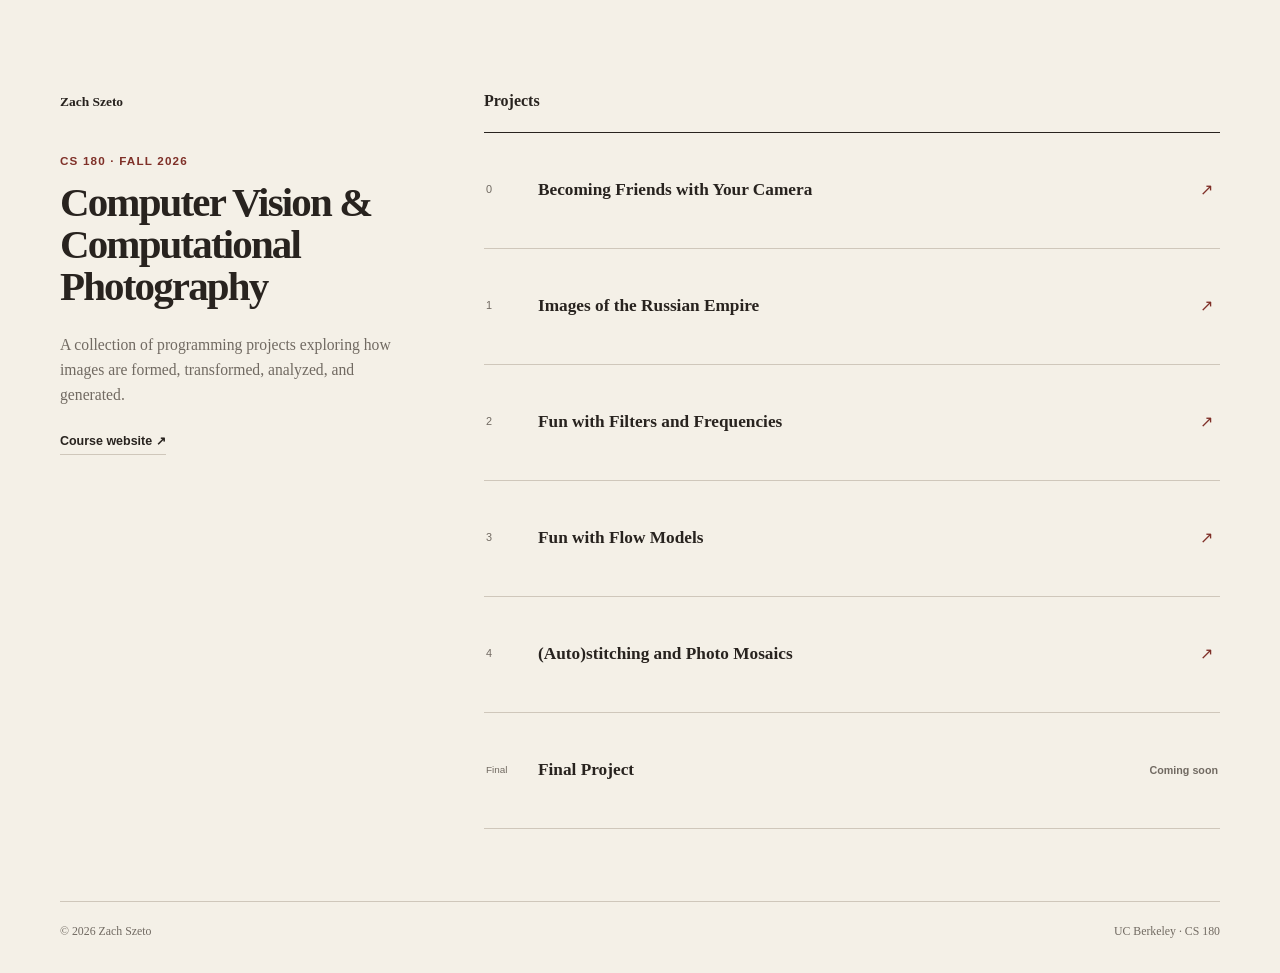
<file: index.html>
<!doctype html>
<html lang="en">
  <head>
    <meta charset="utf-8">
    <meta name="viewport" content="width=device-width, initial-scale=1">
    <meta name="description" content="Zach Szeto's CS 180 computer vision portfolio at UC Berkeley.">
    <meta name="theme-color" content="#f4f0e7">
    <meta property="og:title" content="CS 180 · Zach Szeto">
    <meta property="og:description" content="Programming projects in computer vision and computational photography.">
    <meta property="og:type" content="website">
    <title>CS 180 · Zach Szeto</title>
    <link rel="stylesheet" href="./css/styles.css">
  </head>
  <body>
    <main class="page">
      <header class="intro">
        <a class="name" href="https://zszeto.github.io">Zach Szeto</a>
        <p class="course-code">CS 180 · Fall 2026</p>
        <h1>Computer Vision &amp; Computational Photography</h1>
        <p class="summary">A collection of programming projects exploring how images are formed, transformed, analyzed, and generated.</p>
        <a class="course-link" href="https://cal-cs180.github.io/fa26/" target="_blank" rel="noopener noreferrer">Course website <span aria-hidden="true">↗</span></a>
      </header>

      <section class="projects" aria-labelledby="projects-title">
        <div class="section-heading">
          <h2 id="projects-title">Projects</h2>
        </div>

        <ol class="project-list">
          <li>
            <a class="project" href="./project0/">
              <span class="number">0</span>
              <span class="project-copy"><strong>Becoming Friends with Your Camera</strong></span>
              <span class="arrow" aria-hidden="true">↗</span>
            </a>
          </li>
          <li>
            <a class="project" href="./project1/">
              <span class="number">1</span>
              <span class="project-copy"><strong>Images of the Russian Empire</strong></span>
              <span class="arrow" aria-hidden="true">↗</span>
            </a>
          </li>
          <li>
            <a class="project" href="./project2/">
              <span class="number">2</span>
              <span class="project-copy"><strong>Fun with Filters and Frequencies</strong></span>
              <span class="arrow" aria-hidden="true">↗</span>
            </a>
          </li>
          <li>
            <a class="project" href="./project3/">
              <span class="number">3</span>
              <span class="project-copy"><strong>Fun with Flow Models</strong></span>
              <span class="arrow" aria-hidden="true">↗</span>
            </a>
          </li>
          <li>
            <a class="project" href="./project4/">
              <span class="number">4</span>
              <span class="project-copy"><strong>(Auto)stitching and Photo Mosaics</strong></span>
              <span class="arrow" aria-hidden="true">↗</span>
            </a>
          </li>
          <li>
            <div class="project upcoming">
              <span class="number final-number">Final</span>
              <span class="project-copy"><strong>Final Project</strong></span>
              <span class="status">Coming soon</span>
            </div>
          </li>
        </ol>
      </section>

      <footer>
        <span>© 2026 Zach Szeto</span>
        <span>UC Berkeley · CS 180</span>
      </footer>
    </main>
  </body>
</html>
</file>
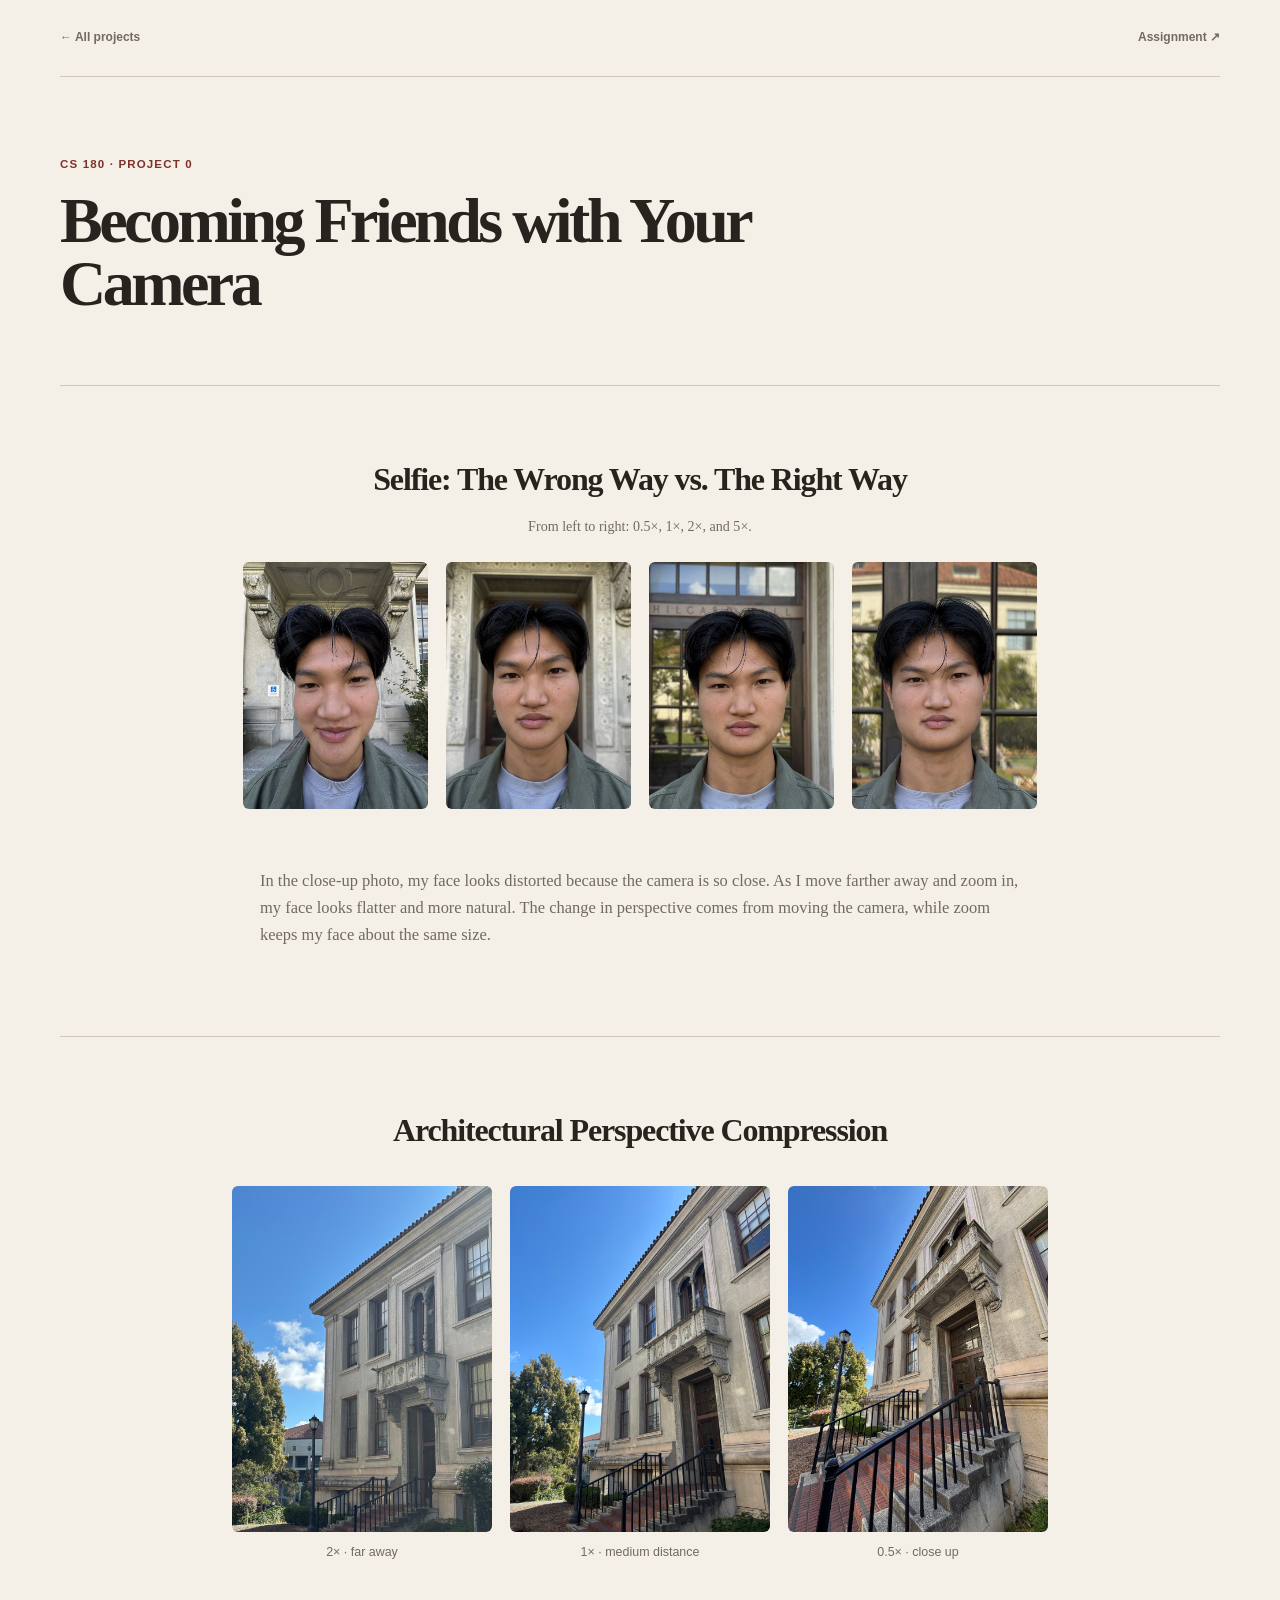
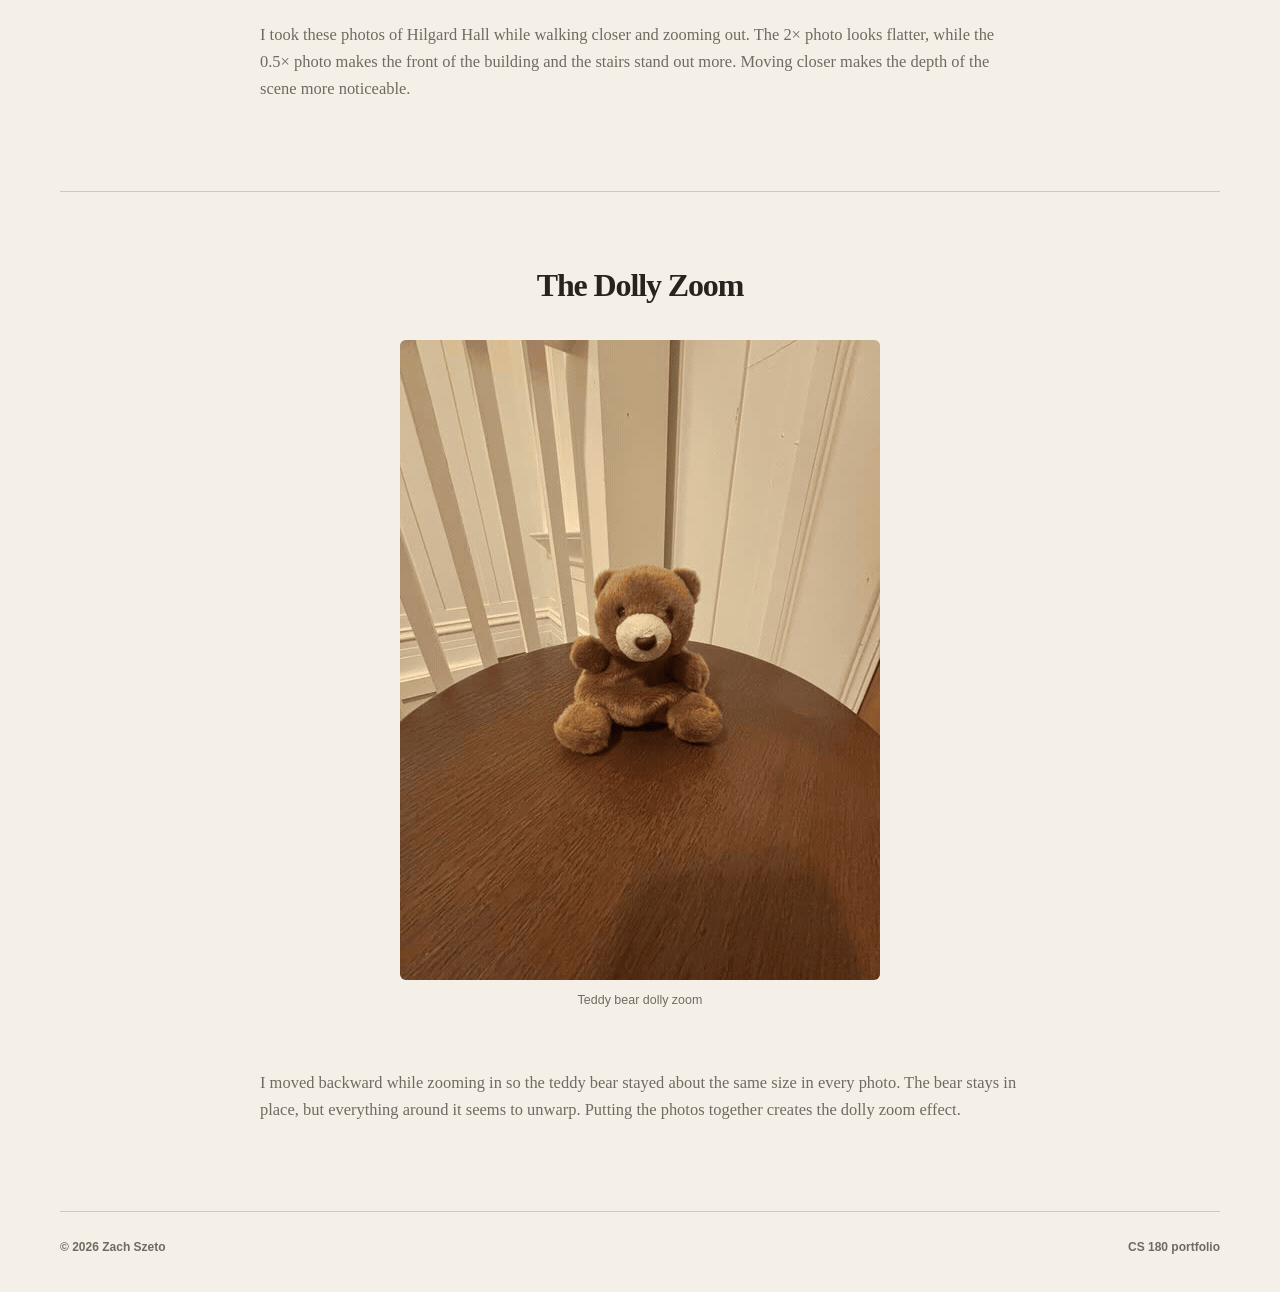
<file: project0/index.html>
<!doctype html>
<html lang="en">
  <head>
    <meta charset="utf-8">
    <meta name="viewport" content="width=device-width, initial-scale=1">
    <meta name="description" content="Becoming Friends with Your Camera — Project 0 for UC Berkeley CS 180.">
    <meta name="theme-color" content="#f4f0e7">
    <meta property="og:title" content="Becoming Friends with Your Camera · Zach Szeto">
    <meta property="og:description" content="An exploration of perspective, camera distance, and focal length for CS 180.">
    <meta property="og:type" content="article">
    <title>Project 0 · Becoming Friends with Your Camera</title>
    <link rel="stylesheet" href="./styles.css">
  </head>
  <body>
    <header class="site-header">
      <nav aria-label="Project navigation">
        <a href="../">← All projects</a>
        <a href="https://cal-cs180.github.io/fa26/hw/proj0/" target="_blank" rel="noopener noreferrer">Assignment ↗</a>
      </nav>
    </header>

    <main>
      <header class="hero">
        <p class="eyebrow">CS 180 · Project 0</p>
        <h1>Becoming Friends with Your Camera</h1>
      </header>

      <section class="project-section" id="part-1">
        <div class="section-content">
          <h2>Selfie: The Wrong Way vs. The Right Way</h2>

          <p class="sequence-note">From left to right: 0.5×, 1×, 2×, and 5×.</p>

          <div class="photo-grid" aria-label="Portraits taken from increasing distances and zoom levels">
            <figure>
              <img src="./images/portrait-05x.jpg" alt="Close-up portrait photographed with the 0.5 times ultrawide lens" width="1350" height="1800">
            </figure>
            <figure>
              <img src="./images/portrait-1x.jpg" alt="Portrait photographed from farther away with the 1 times lens" width="1350" height="1800" loading="lazy">
            </figure>
            <figure>
              <img src="./images/portrait-2x.jpg" alt="Portrait photographed from farther away with the 2 times lens" width="1350" height="1800" loading="lazy">
            </figure>
            <figure>
              <img src="./images/portrait-5x.jpg" alt="Portrait photographed from the farthest position with the 5 times telephoto lens" width="1350" height="1800" loading="lazy">
            </figure>
          </div>

          <div class="observation">
            <p>In the close-up photo, my face looks distorted because the camera is so close. As I move farther away and zoom in, my face looks flatter and more natural. The change in perspective comes from moving the camera, while zoom keeps my face about the same size.</p>
          </div>
        </div>
      </section>

      <section class="project-section" id="part-2">
        <div class="section-content">
          <h2>Architectural Perspective Compression</h2>

          <div class="comparison-grid">
            <figure>
              <img src="./images/hilgard-2x.jpg" alt="Hilgard Hall photographed from far away at 2 times zoom" width="1800" height="2400" loading="lazy">
              <figcaption>2× · far away</figcaption>
            </figure>
            <figure>
              <img src="./images/hilgard-1x.jpg" alt="Hilgard Hall photographed from a medium distance at 1 times zoom" width="1800" height="2400" loading="lazy">
              <figcaption>1× · medium distance</figcaption>
            </figure>
            <figure>
              <img src="./images/hilgard-05x.jpg" alt="Hilgard Hall photographed from nearby at 0.5 times zoom" width="1800" height="2400" loading="lazy">
              <figcaption>0.5× · close up</figcaption>
            </figure>
          </div>

          <div class="observation">
            <p>I took these photos of Hilgard Hall while walking closer and zooming out. The 2× photo looks flatter, while the 0.5× photo makes the front of the building and the stairs stand out more. Moving closer makes the depth of the scene more noticeable.</p>
          </div>
        </div>
      </section>

      <section class="project-section" id="part-3">
        <div class="section-content">
          <h2>The Dolly Zoom</h2>

          <figure class="dolly-figure">
            <img src="./images/teddy-bear-dolly-zoom.gif" alt="Dolly zoom animation of a teddy bear sitting on a table" width="480" height="640" loading="lazy">
            <figcaption>Teddy bear dolly zoom</figcaption>
          </figure>

          <div class="observation">
            <p>I moved backward while zooming in so the teddy bear stayed about the same size in every photo. The bear stays in place, but everything around it seems to unwarp. Putting the photos together creates the dolly zoom effect.</p>
          </div>
        </div>
      </section>
    </main>

    <footer>
      <span>© 2026 Zach Szeto</span>
      <a href="../">CS 180 portfolio</a>
    </footer>
  </body>
</html>
</file>
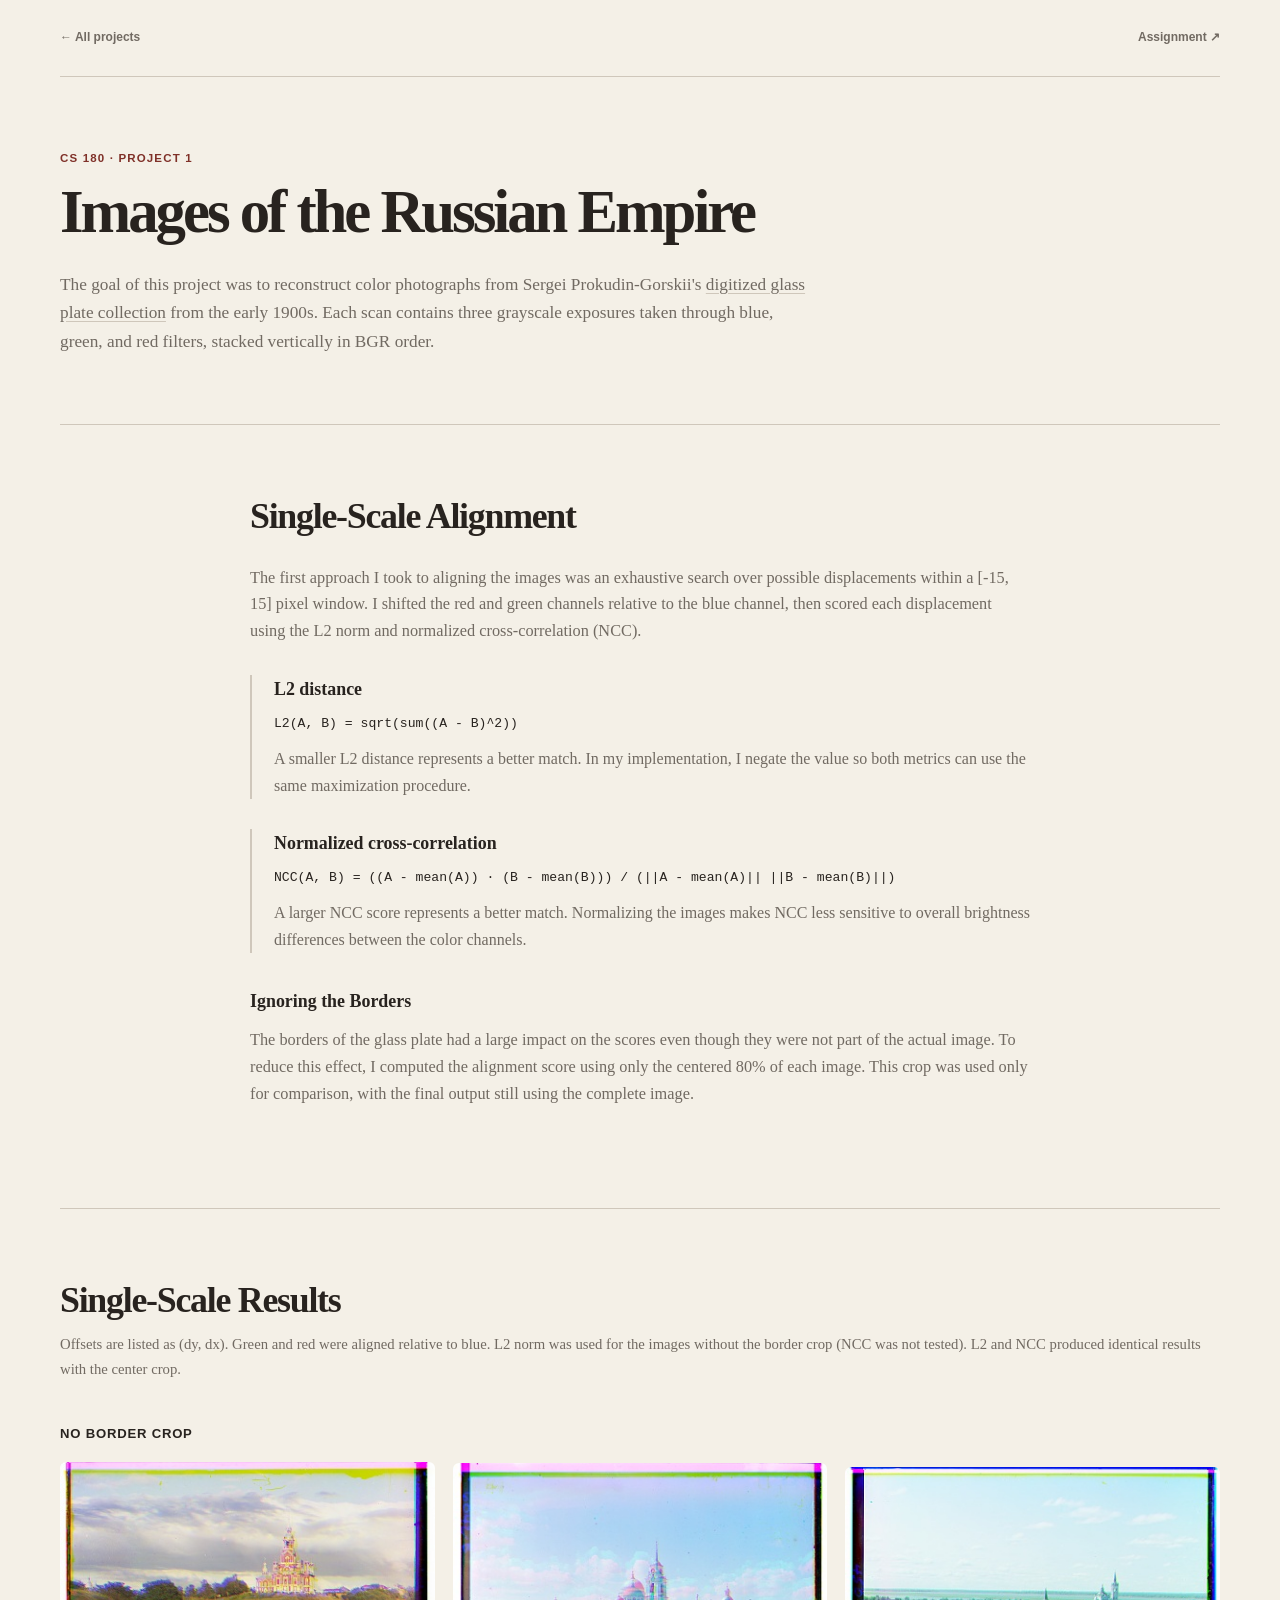
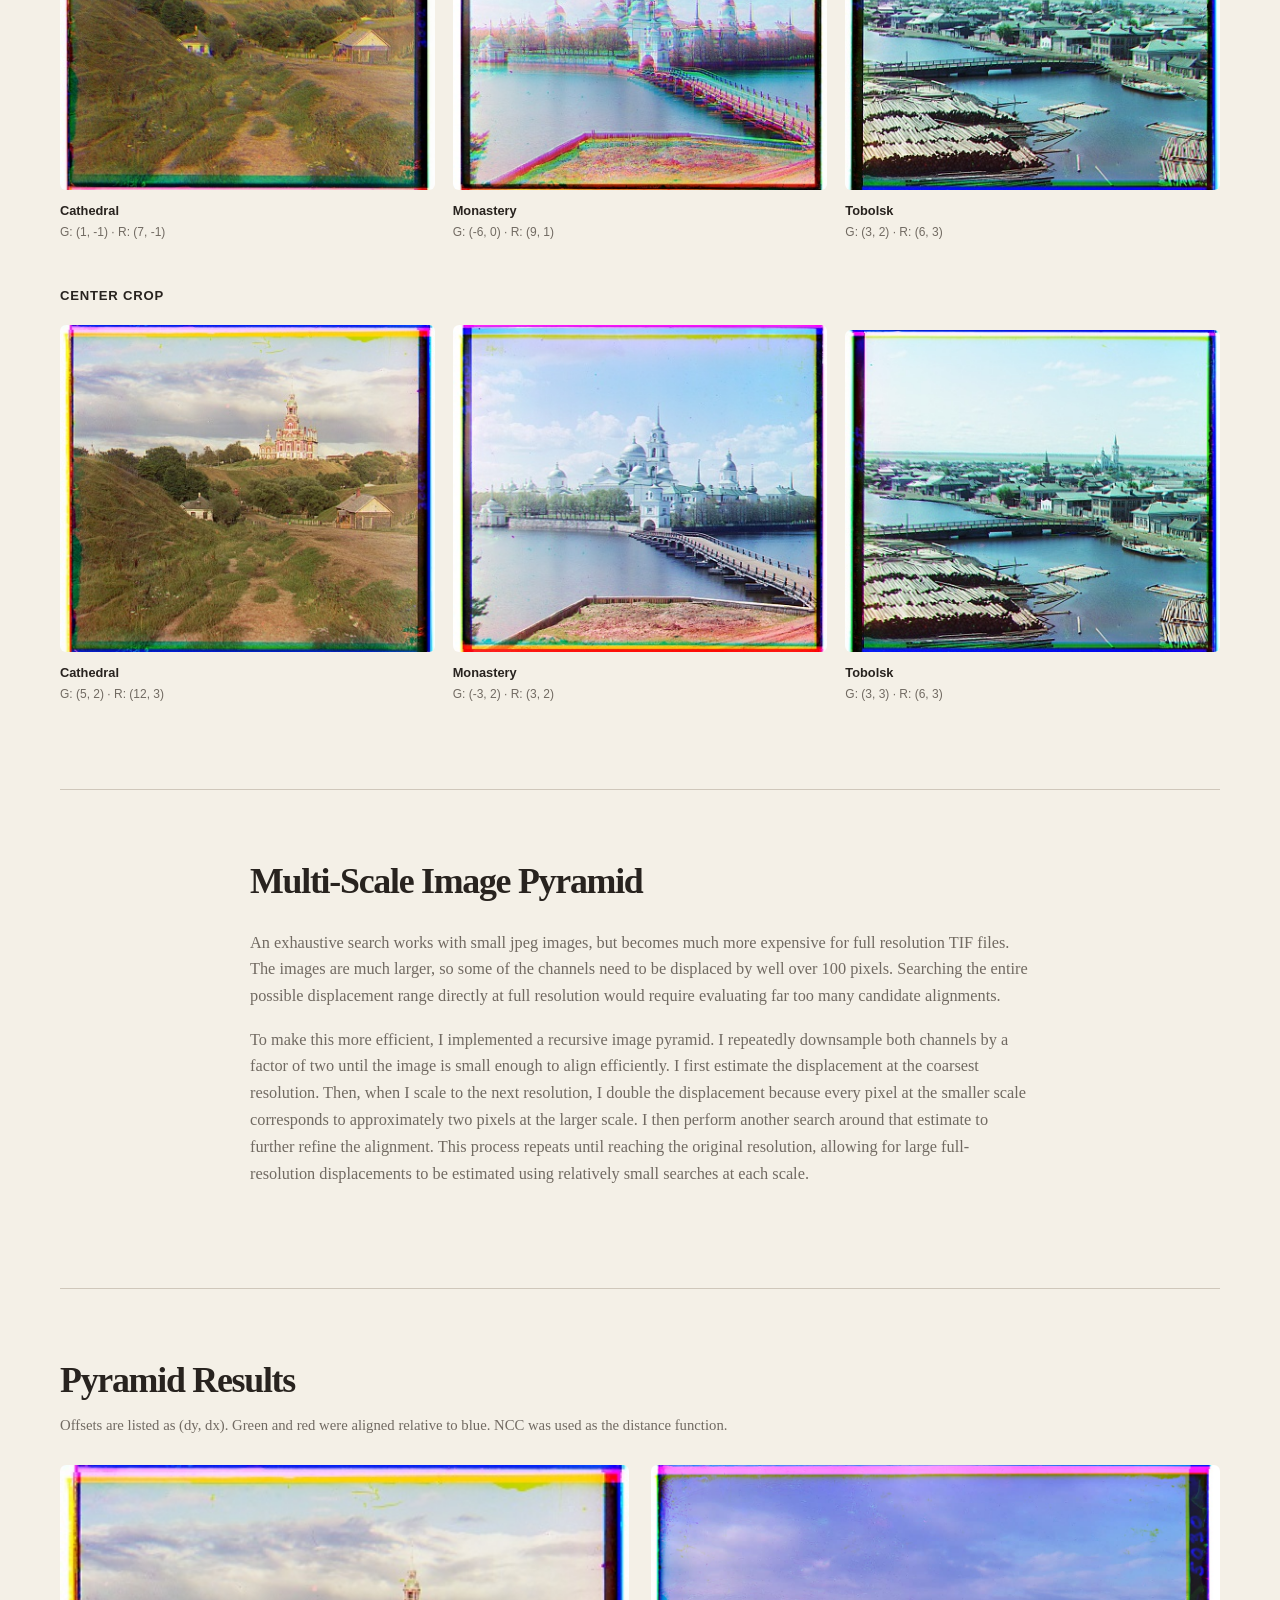
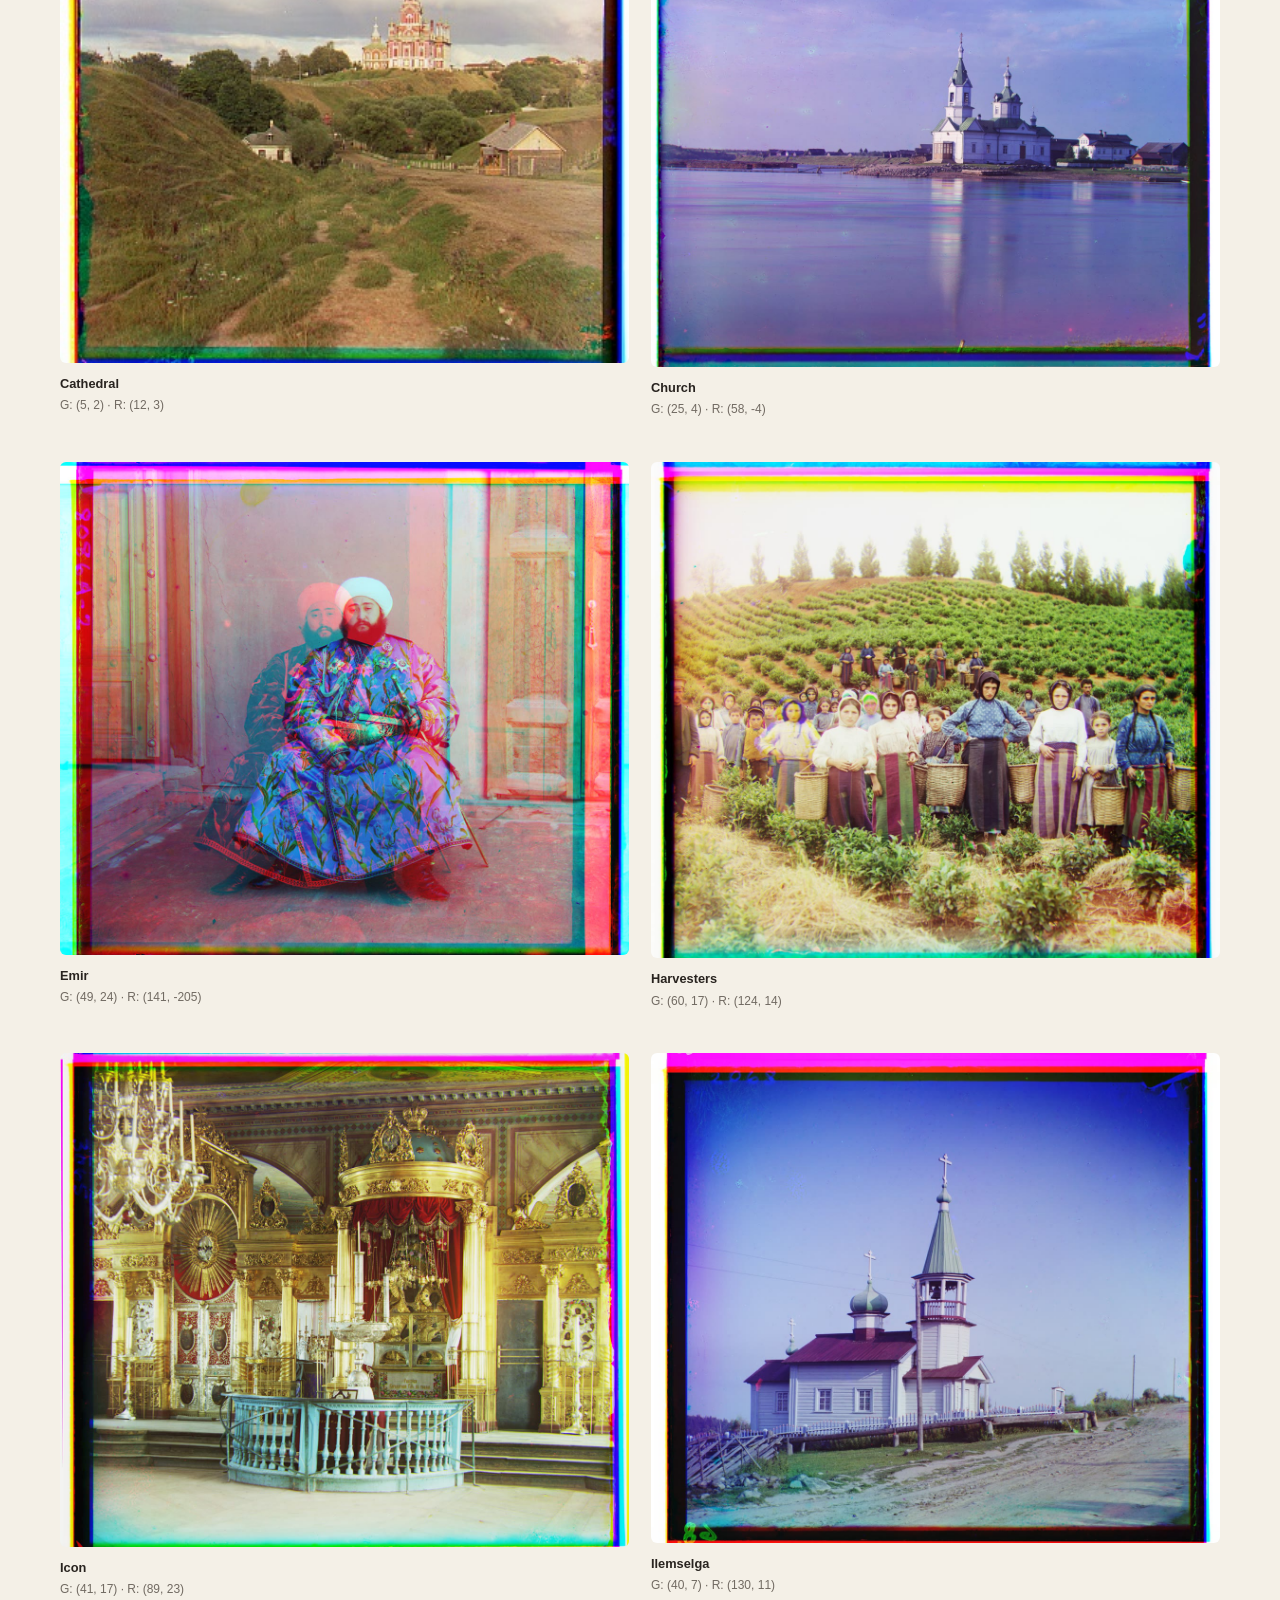
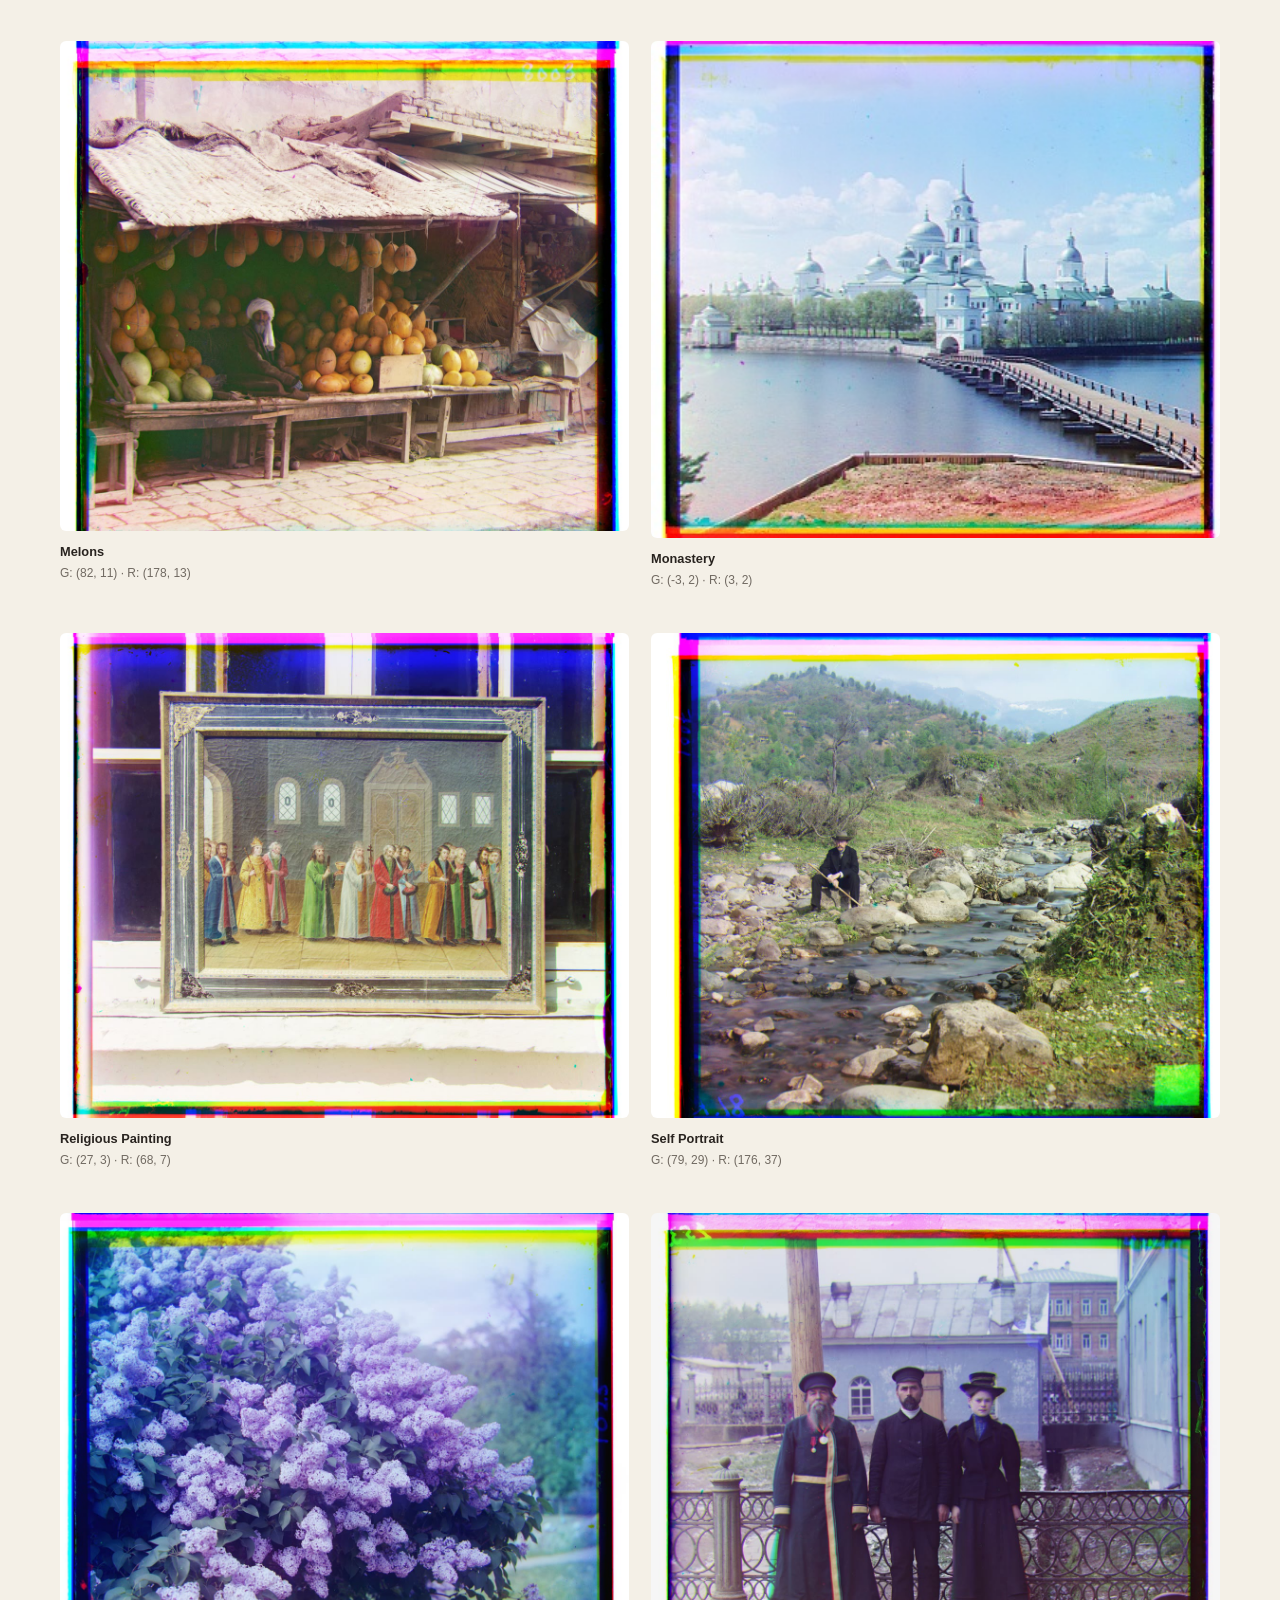
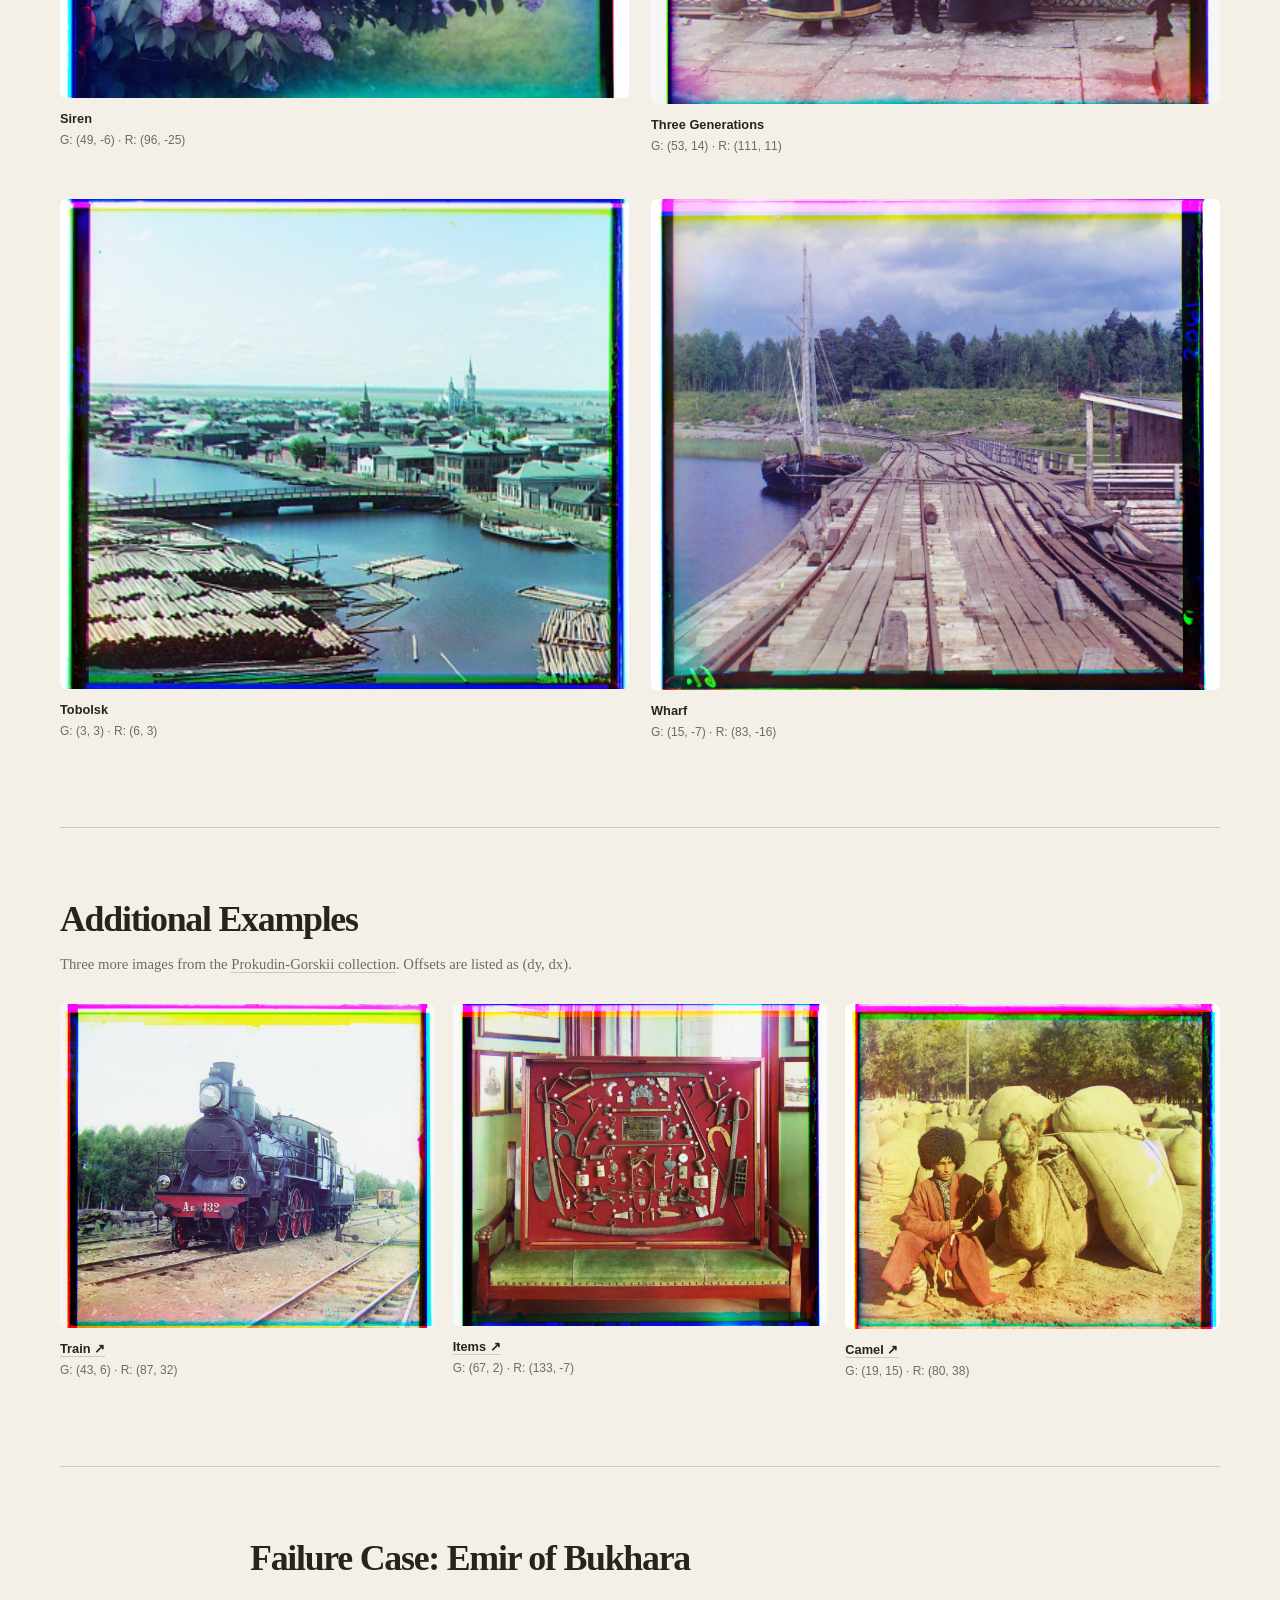
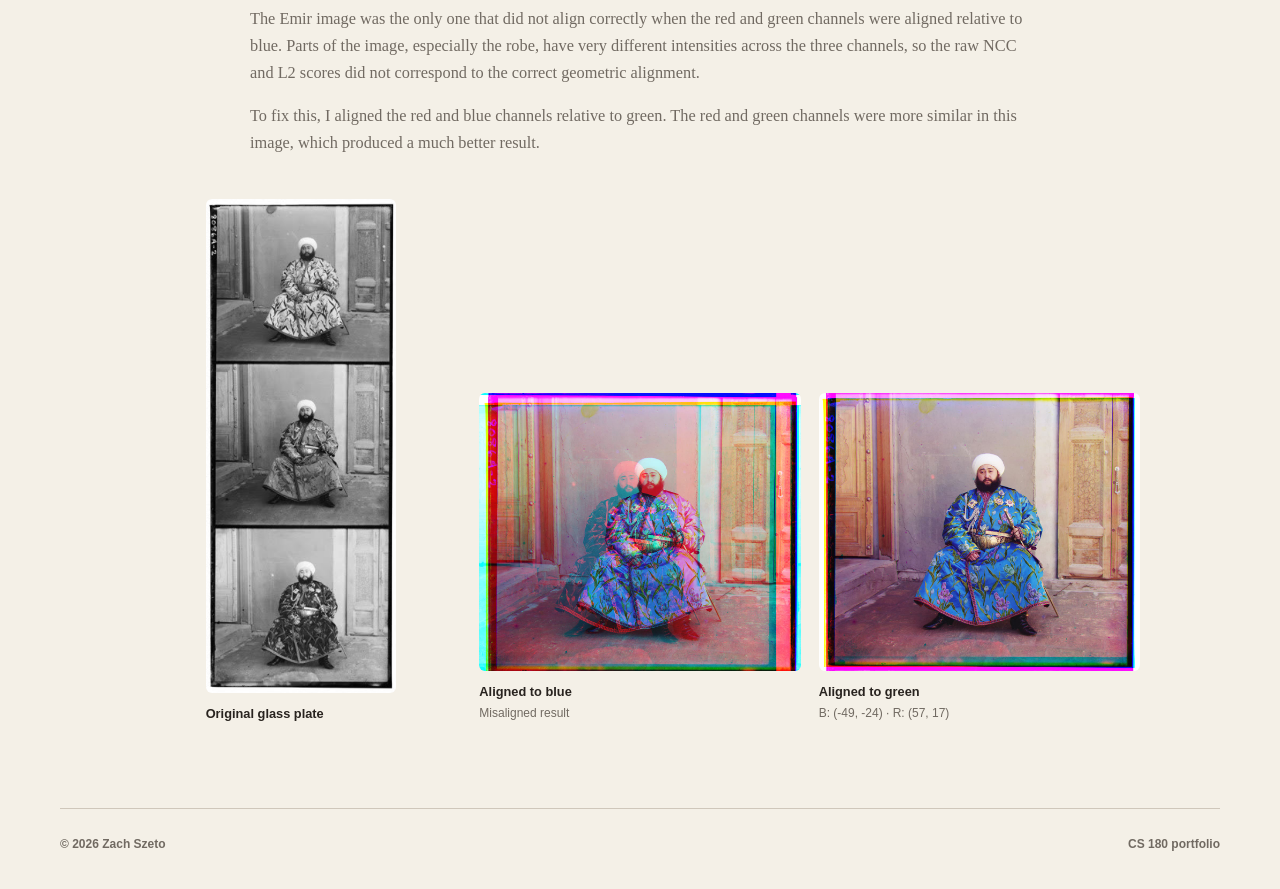
<file: project1/index.html>
<!doctype html>
<html lang="en">
  <head>
    <meta charset="utf-8">
    <meta name="viewport" content="width=device-width, initial-scale=1">
    <meta name="description" content="Colorizing the Prokudin-Gorskii photo collection with single-scale alignment and image pyramids.">
    <meta name="theme-color" content="#f4f0e7">
    <meta property="og:title" content="Images of the Russian Empire · Zach Szeto">
    <meta property="og:description" content="Project 1 for UC Berkeley CS 180.">
    <meta property="og:type" content="article">
    <title>Project 1 · Images of the Russian Empire</title>
    <link rel="stylesheet" href="./styles.css">
  </head>
  <body>
    <header class="site-header">
      <nav aria-label="Project navigation">
        <a href="../">← All projects</a>
        <a href="https://cal-cs180.github.io/fa26/hw/proj1/" target="_blank" rel="noopener noreferrer">Assignment ↗</a>
      </nav>
    </header>

    <main>
      <header class="hero">
        <p class="eyebrow">CS 180 · Project 1</p>
        <h1>Images of the Russian Empire</h1>
        <p class="lede">The goal of this project was to reconstruct color photographs from Sergei Prokudin-Gorskii's <a href="https://www.loc.gov/collections/prokudin-gorskii/?st=grid" target="_blank" rel="noopener noreferrer">digitized glass plate collection</a> from the early 1900s. Each scan contains three grayscale exposures taken through blue, green, and red filters, stacked vertically in BGR order.</p>
      </header>

      <section class="project-section" id="single-scale">
        <div class="text-column">
          <h2>Single-Scale Alignment</h2>
          <p>The first approach I took to aligning the images was an exhaustive search over possible displacements within a [-15, 15] pixel window. I shifted the red and green channels relative to the blue channel, then scored each displacement using the L2 norm and normalized cross-correlation (NCC).</p>

          <div class="metric">
            <h3>L2 distance</h3>
            <code>L2(A, B) = sqrt(sum((A - B)^2))</code>
            <p>A smaller L2 distance represents a better match. In my implementation, I negate the value so both metrics can use the same maximization procedure.</p>
          </div>

          <div class="metric">
            <h3>Normalized cross-correlation</h3>
            <code>NCC(A, B) = ((A - mean(A)) · (B - mean(B))) / (||A - mean(A)|| ||B - mean(B)||)</code>
            <p>A larger NCC score represents a better match. Normalizing the images makes NCC less sensitive to overall brightness differences between the color channels.</p>
          </div>

          <h3>Ignoring the Borders</h3>
          <p>The borders of the glass plate had a large impact on the scores even though they were not part of the actual image. To reduce this effect, I computed the alignment score using only the centered 80% of each image. This crop was used only for comparison, with the final output still using the complete image.</p>
        </div>
      </section>

      <section class="project-section" id="single-results">
        <h2>Single-Scale Results</h2>
        <p class="section-note">Offsets are listed as (dy, dx). Green and red were aligned relative to blue. L2 norm was used for the images without the border crop (NCC was not tested). L2 and NCC produced identical results with the center crop.</p>

        <div class="result-set">
          <h3>No Border Crop</h3>
          <div class="three-grid">
            <figure><img src="./images/single/l2-no-crop-cathedral.jpg" alt="Cathedral reconstructed with L2 alignment without border cropping" width="390" height="341" loading="lazy"><figcaption><strong>Cathedral</strong><span>G: (1, -1) · R: (7, -1)</span></figcaption></figure>
            <figure><img src="./images/single/l2-no-crop-monastery.jpg" alt="Monastery reconstructed with L2 alignment without border cropping" width="391" height="341" loading="lazy"><figcaption><strong>Monastery</strong><span>G: (-6, 0) · R: (9, 1)</span></figcaption></figure>
            <figure><img src="./images/single/l2-no-crop-tobolsk.jpg" alt="Tobolsk reconstructed with L2 alignment without border cropping" width="396" height="341" loading="lazy"><figcaption><strong>Tobolsk</strong><span>G: (3, 2) · R: (6, 3)</span></figcaption></figure>
          </div>
        </div>

        <div class="result-set">
          <h3>Center Crop</h3>
          <div class="three-grid">
            <figure><img src="./images/single/ncc-crop-cathedral.jpg" alt="Cathedral reconstructed with NCC alignment and border cropping" width="390" height="341" loading="lazy"><figcaption><strong>Cathedral</strong><span>G: (5, 2) · R: (12, 3)</span></figcaption></figure>
            <figure><img src="./images/single/ncc-crop-monastery.jpg" alt="Monastery reconstructed with NCC alignment and border cropping" width="391" height="341" loading="lazy"><figcaption><strong>Monastery</strong><span>G: (-3, 2) · R: (3, 2)</span></figcaption></figure>
            <figure><img src="./images/single/ncc-crop-tobolsk.jpg" alt="Tobolsk reconstructed with NCC alignment and border cropping" width="396" height="341" loading="lazy"><figcaption><strong>Tobolsk</strong><span>G: (3, 3) · R: (6, 3)</span></figcaption></figure>
          </div>
        </div>
      </section>

      <section class="project-section" id="pyramid">
        <div class="text-column">
          <h2>Multi-Scale Image Pyramid</h2>
          <p>An exhaustive search works with small jpeg images, but becomes much more expensive for full resolution TIF files. The images are much larger, so some of the channels need to be displaced by well over 100 pixels. Searching the entire possible displacement range directly at full resolution would require evaluating far too many candidate alignments.</p>
          <p>To make this more efficient, I implemented a recursive image pyramid. I repeatedly downsample both channels by a factor of two until the image is small enough to align efficiently. I first estimate the displacement at the coarsest resolution. Then, when I scale to the next resolution, I double the displacement because every pixel at the smaller scale corresponds to approximately two pixels at the larger scale. I then perform another search around that estimate to further refine the alignment. This process repeats until reaching the original resolution, allowing for large full-resolution displacements to be estimated using relatively small searches at each scale.</p>
        </div>
      </section>

      <section class="project-section" id="pyramid-results">
        <h2>Pyramid Results</h2>
        <p class="section-note">Offsets are listed as (dy, dx). Green and red were aligned relative to blue. NCC was used as the distance function.</p>

        <div class="gallery">
          <figure><img src="./images/pyramid/cathedral.jpg" alt="Colorized photograph of a cathedral" width="390" height="341" loading="lazy"><figcaption><strong>Cathedral</strong><span>G: (5, 2) · R: (12, 3)</span></figcaption></figure>
          <figure><img src="./images/pyramid/church.jpg" alt="Colorized photograph of a church beside water" width="1200" height="1058" loading="lazy"><figcaption><strong>Church</strong><span>G: (25, 4) · R: (58, -4)</span></figcaption></figure>
          <figure><img src="./images/pyramid/emir.jpg" alt="Misaligned color reconstruction of the Emir of Bukhara" width="1200" height="1040" loading="lazy"><figcaption><strong>Emir</strong><span>G: (49, 24) · R: (141, -205)</span></figcaption></figure>
          <figure><img src="./images/pyramid/harvesters.jpg" alt="Colorized photograph of harvesters" width="1200" height="1048" loading="lazy"><figcaption><strong>Harvesters</strong><span>G: (60, 17) · R: (124, 14)</span></figcaption></figure>
          <figure><img src="./images/pyramid/icon.jpg" alt="Colorized photograph of a religious icon" width="1200" height="1040" loading="lazy"><figcaption><strong>Icon</strong><span>G: (41, 17) · R: (89, 23)</span></figcaption></figure>
          <figure><img src="./images/pyramid/ilemselga.jpg" alt="Colorized photograph of a landscape near Ilemselga" width="1200" height="1032" loading="lazy"><figcaption><strong>Ilemselga</strong><span>G: (40, 7) · R: (130, 11)</span></figcaption></figure>
          <figure><img src="./images/pyramid/melons.jpg" alt="Colorized photograph of a person with melons" width="1200" height="1032" loading="lazy"><figcaption><strong>Melons</strong><span>G: (82, 11) · R: (178, 13)</span></figcaption></figure>
          <figure><img src="./images/pyramid/monastery.jpg" alt="Colorized photograph of a monastery" width="391" height="341" loading="lazy"><figcaption><strong>Monastery</strong><span>G: (-3, 2) · R: (3, 2)</span></figcaption></figure>
          <figure><img src="./images/pyramid/religious-painting.jpg" alt="Colorized photograph of a religious painting" width="1200" height="1024" loading="lazy"><figcaption><strong>Religious Painting</strong><span>G: (27, 3) · R: (68, 7)</span></figcaption></figure>
          <figure><img src="./images/pyramid/self_portrait.jpg" alt="Colorized self-portrait of Sergei Prokudin-Gorskii" width="1200" height="1024" loading="lazy"><figcaption><strong>Self Portrait</strong><span>G: (79, 29) · R: (176, 37)</span></figcaption></figure>
          <figure><img src="./images/pyramid/siren.jpg" alt="Colorized photograph titled Siren" width="1200" height="1022" loading="lazy"><figcaption><strong>Siren</strong><span>G: (49, -6) · R: (96, -25)</span></figcaption></figure>
          <figure><img src="./images/pyramid/three_generations.jpg" alt="Colorized photograph of three generations of people" width="1200" height="1036" loading="lazy"><figcaption><strong>Three Generations</strong><span>G: (53, 14) · R: (111, 11)</span></figcaption></figure>
          <figure><img src="./images/pyramid/tobolsk.jpg" alt="Colorized photograph of Tobolsk" width="396" height="341" loading="lazy"><figcaption><strong>Tobolsk</strong><span>G: (3, 3) · R: (6, 3)</span></figcaption></figure>
          <figure><img src="./images/pyramid/wharf.jpg" alt="Colorized photograph of a wharf" width="1200" height="1036" loading="lazy"><figcaption><strong>Wharf</strong><span>G: (15, -7) · R: (83, -16)</span></figcaption></figure>
        </div>
      </section>

      <section class="project-section" id="additional-examples">
        <h2>Additional Examples</h2>
        <p class="section-note">Three more images from the <a href="https://www.loc.gov/collections/prokudin-gorskii/?st=grid" target="_blank" rel="noopener noreferrer">Prokudin-Gorskii collection</a>. Offsets are listed as (dy, dx).</p>

        <div class="three-grid additional-grid">
          <figure>
            <img src="./images/other/train.jpg" alt="Colorized photograph of a steam train" width="1200" height="1038" loading="lazy">
            <figcaption><strong><a href="https://www.loc.gov/item/2018679302/" target="_blank" rel="noopener noreferrer">Train ↗</a></strong><span>G: (43, 6) · R: (87, 32)</span></figcaption>
          </figure>
          <figure>
            <img src="./images/other/items.jpg" alt="Colorized photograph of a display of historical items" width="1200" height="1030" loading="lazy">
            <figcaption><strong><a href="https://www.loc.gov/item/2018680010/" target="_blank" rel="noopener noreferrer">Items ↗</a></strong><span>G: (67, 2) · R: (133, -7)</span></figcaption>
          </figure>
          <figure>
            <img src="./images/other/camel.jpg" alt="Colorized photograph of a person standing beside a loaded camel" width="1200" height="1040" loading="lazy">
            <figcaption><strong><a href="https://www.loc.gov/item/2018681180/" target="_blank" rel="noopener noreferrer">Camel ↗</a></strong><span>G: (19, 15) · R: (80, 38)</span></figcaption>
          </figure>
        </div>
      </section>

      <section class="project-section" id="failure-case">
        <div class="text-column">
          <h2>Failure Case: Emir of Bukhara</h2>
          <p>The Emir image was the only one that did not align correctly when the red and green channels were aligned relative to blue. Parts of the image, especially the robe, have very different intensities across the three channels, so the raw NCC and L2 scores did not correspond to the correct geometric alignment.</p>
          <p>To fix this, I aligned the red and blue channels relative to green. The red and green channels were more similar in this image, which produced a much better result.</p>
        </div>

        <div class="emir-grid">
          <figure><img src="./images/emir/color-plate.jpg" alt="Three vertically stacked grayscale exposures of the Emir of Bukhara" width="246" height="640" loading="lazy"><figcaption><strong>Original glass plate</strong></figcaption></figure>
          <figure><img src="./images/emir/aligned-to-blue.jpg" alt="Emir reconstruction with channels incorrectly aligned to blue" width="1200" height="1040" loading="lazy"><figcaption><strong>Aligned to blue</strong><span>Misaligned result</span></figcaption></figure>
          <figure><img src="./images/emir/aligned-to-green.jpg" alt="Emir reconstruction corrected by aligning blue and red to green" width="1200" height="1040" loading="lazy"><figcaption><strong>Aligned to green</strong><span>B: (-49, -24) · R: (57, 17)</span></figcaption></figure>
        </div>
      </section>
    </main>

    <footer>
      <span>© 2026 Zach Szeto</span>
      <a href="../">CS 180 portfolio</a>
    </footer>
  </body>
</html>
</file>
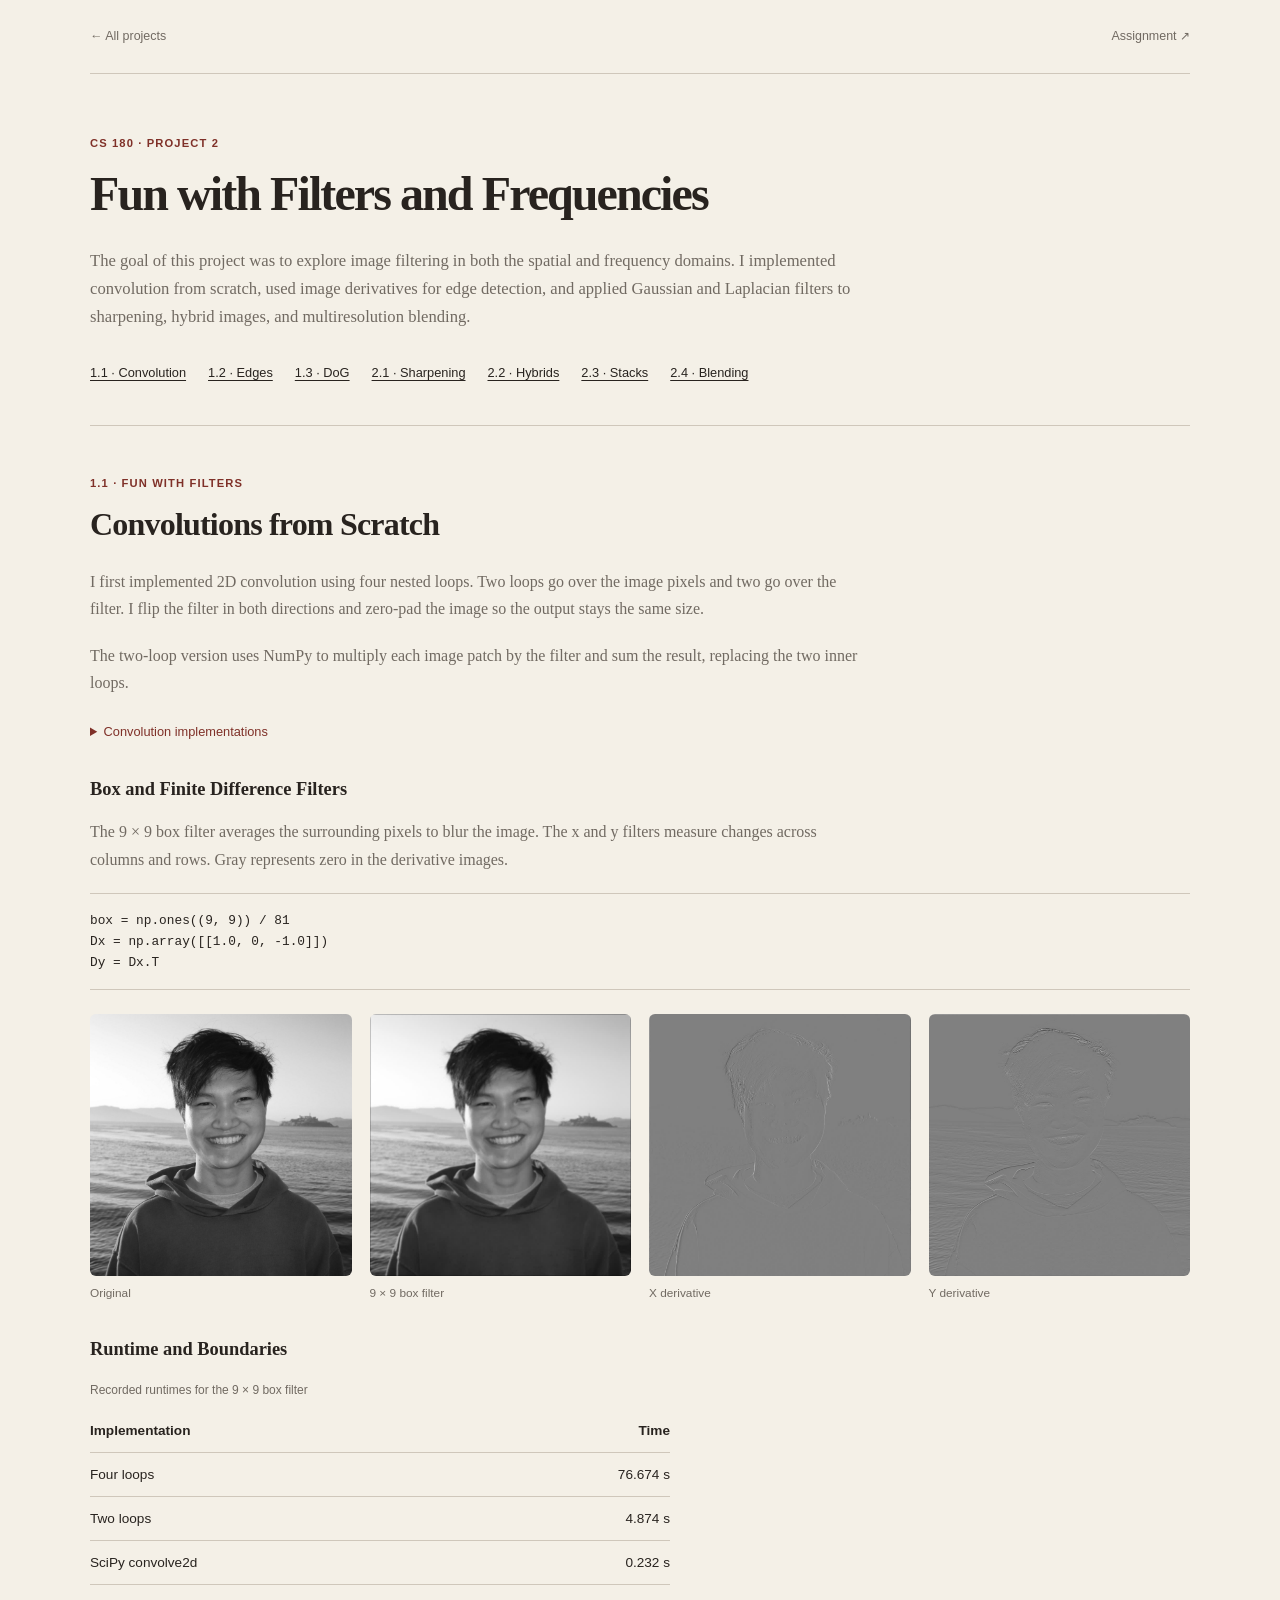
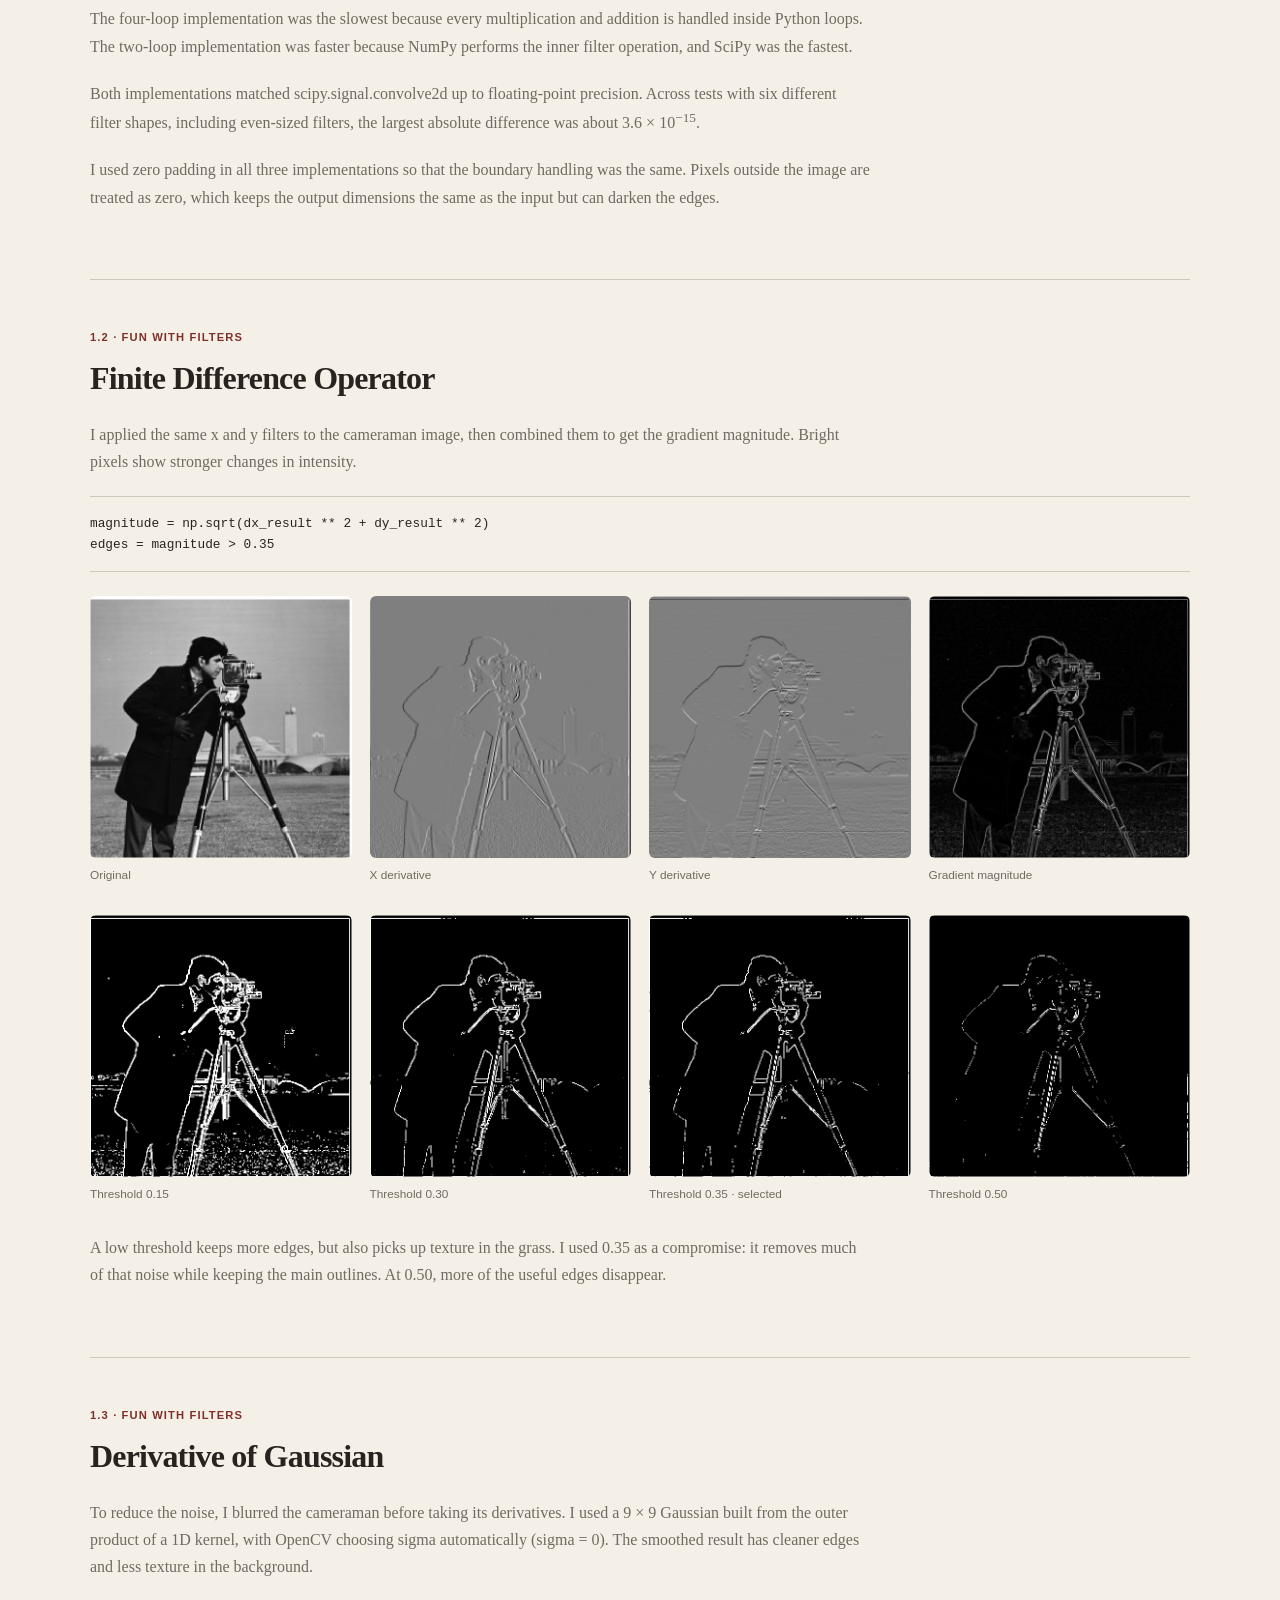
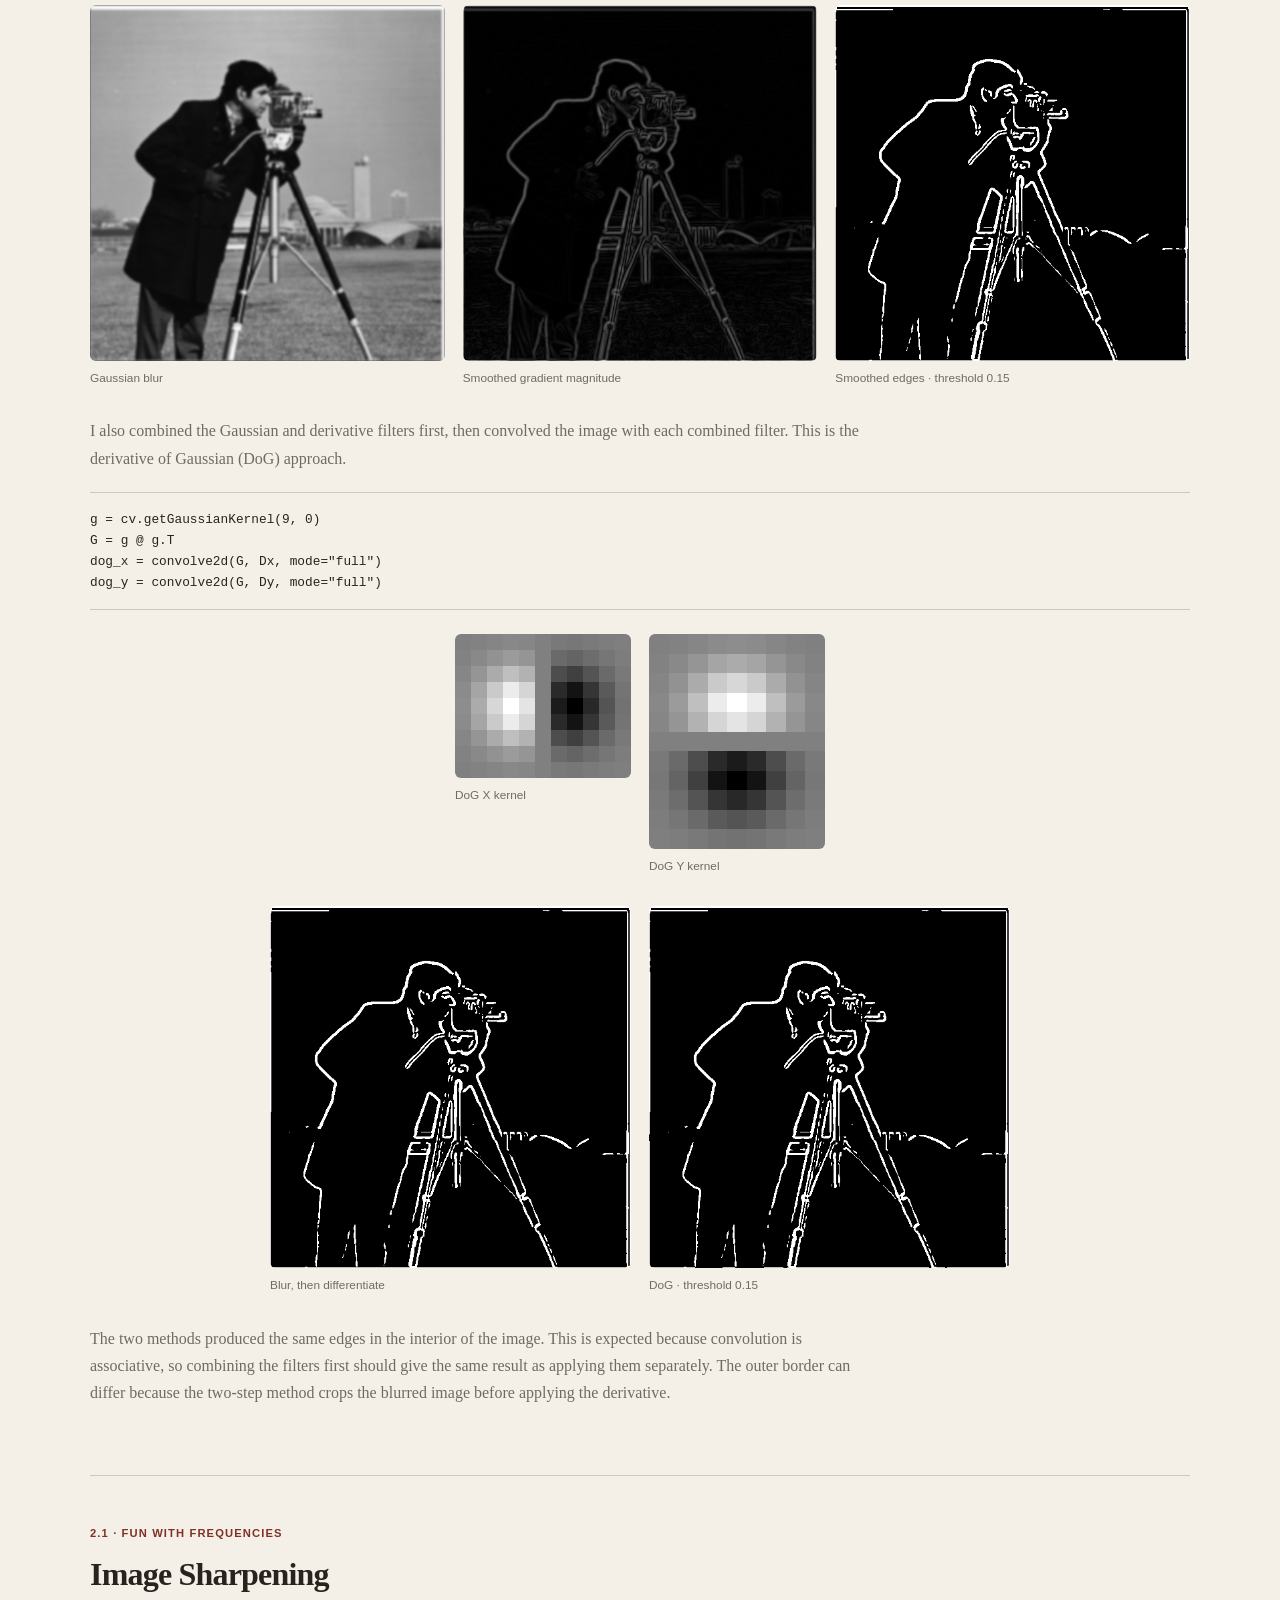
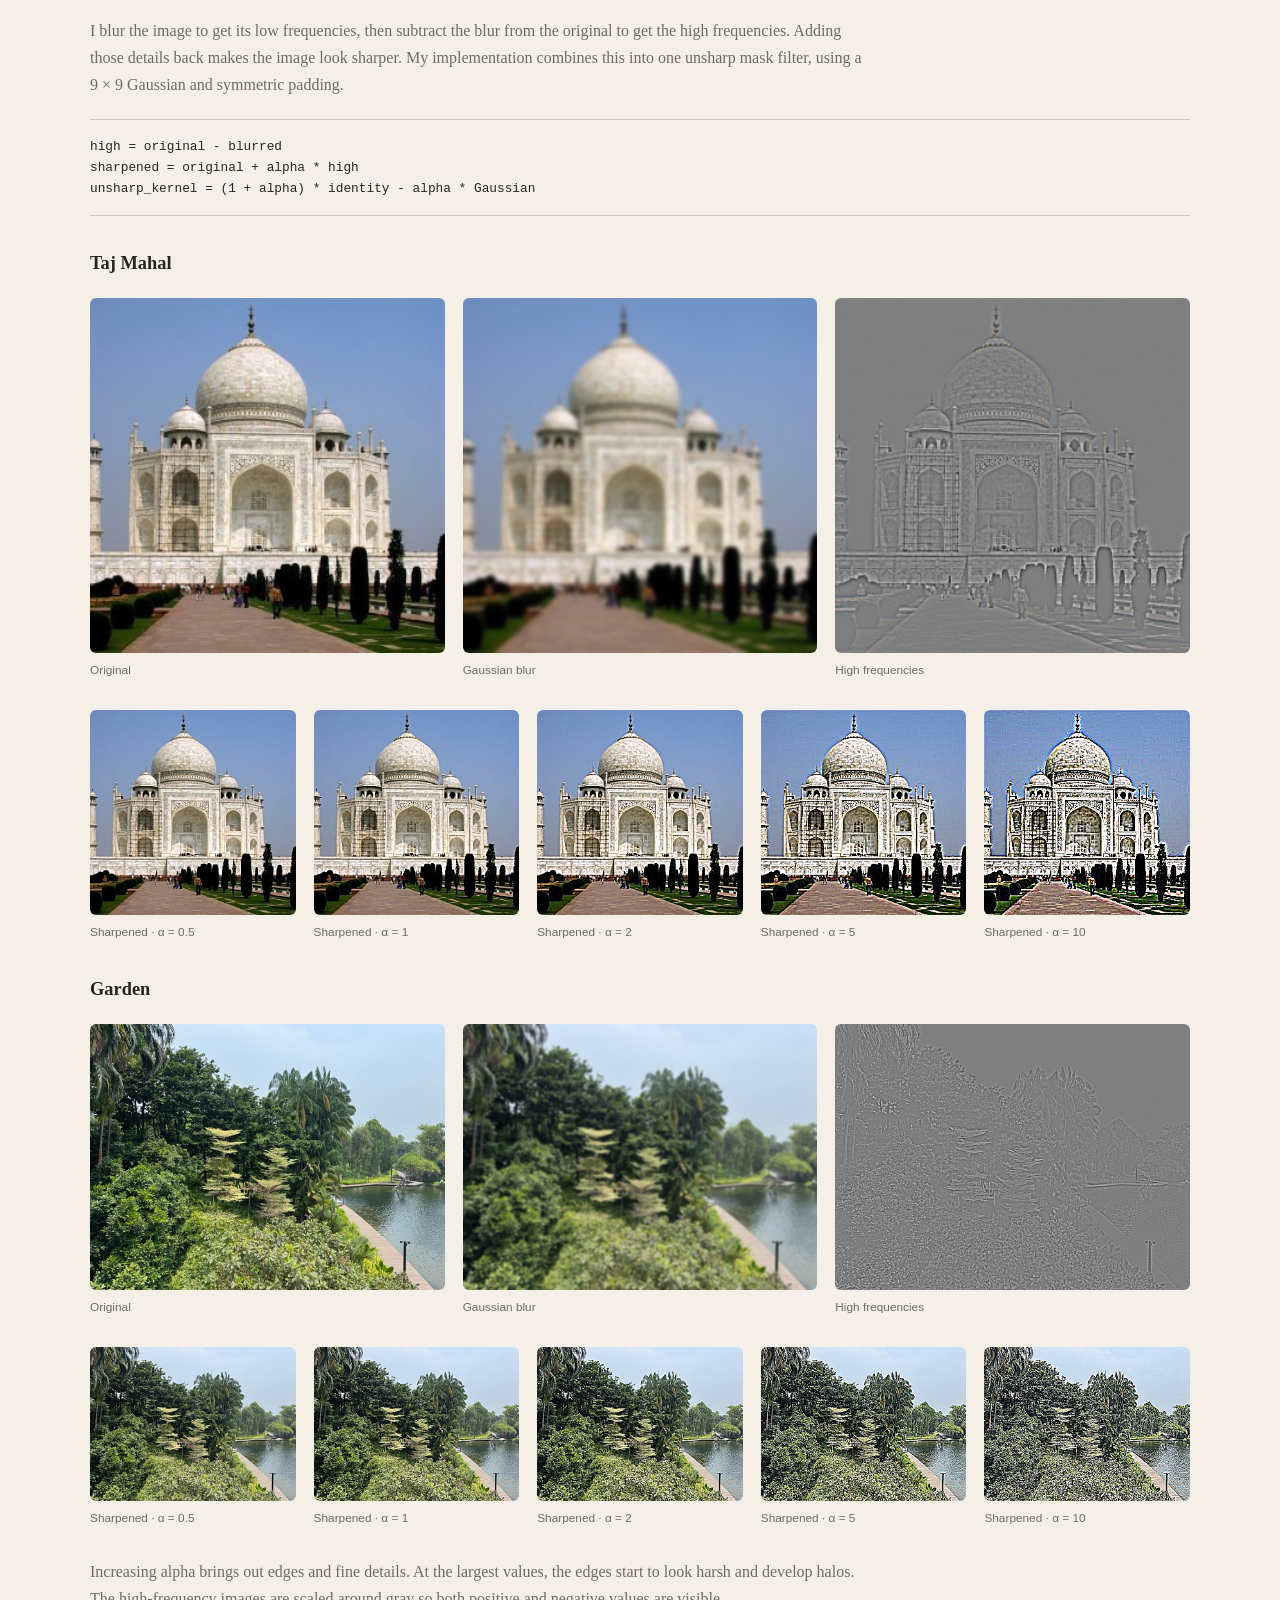
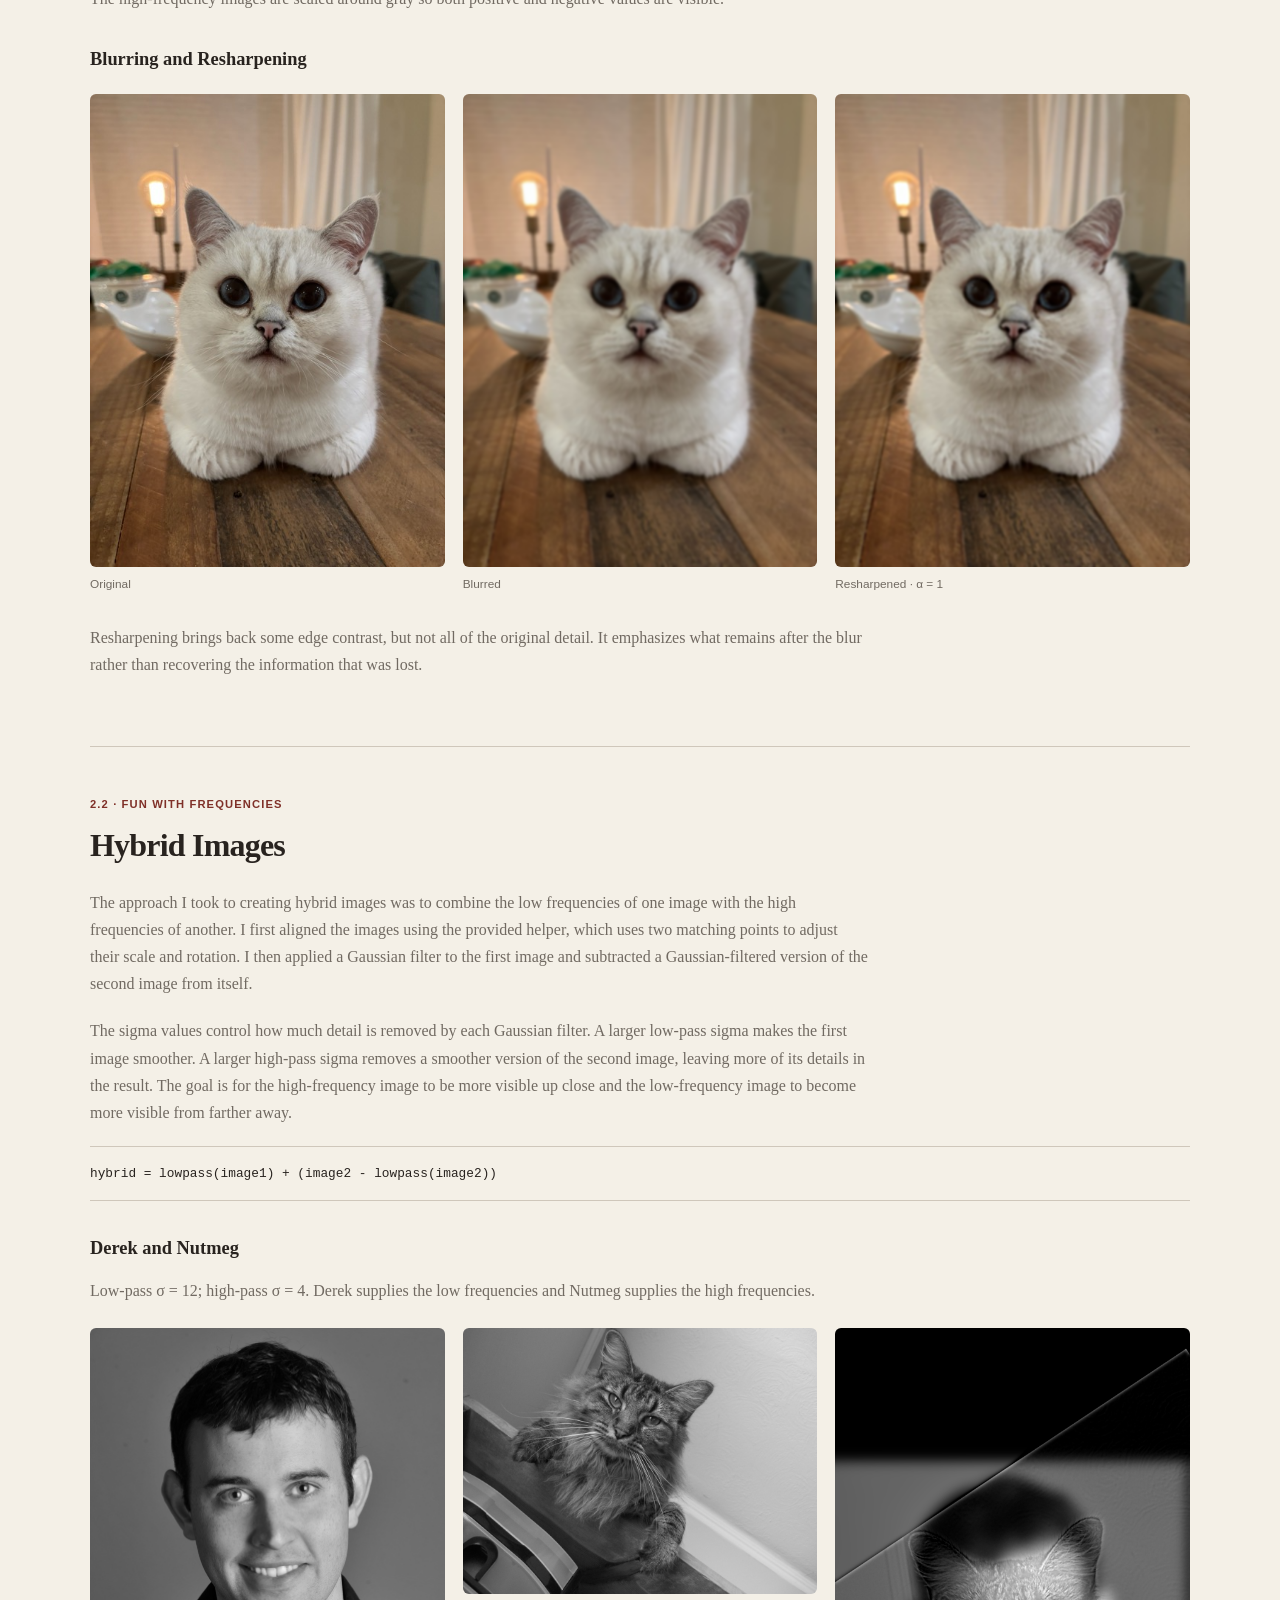
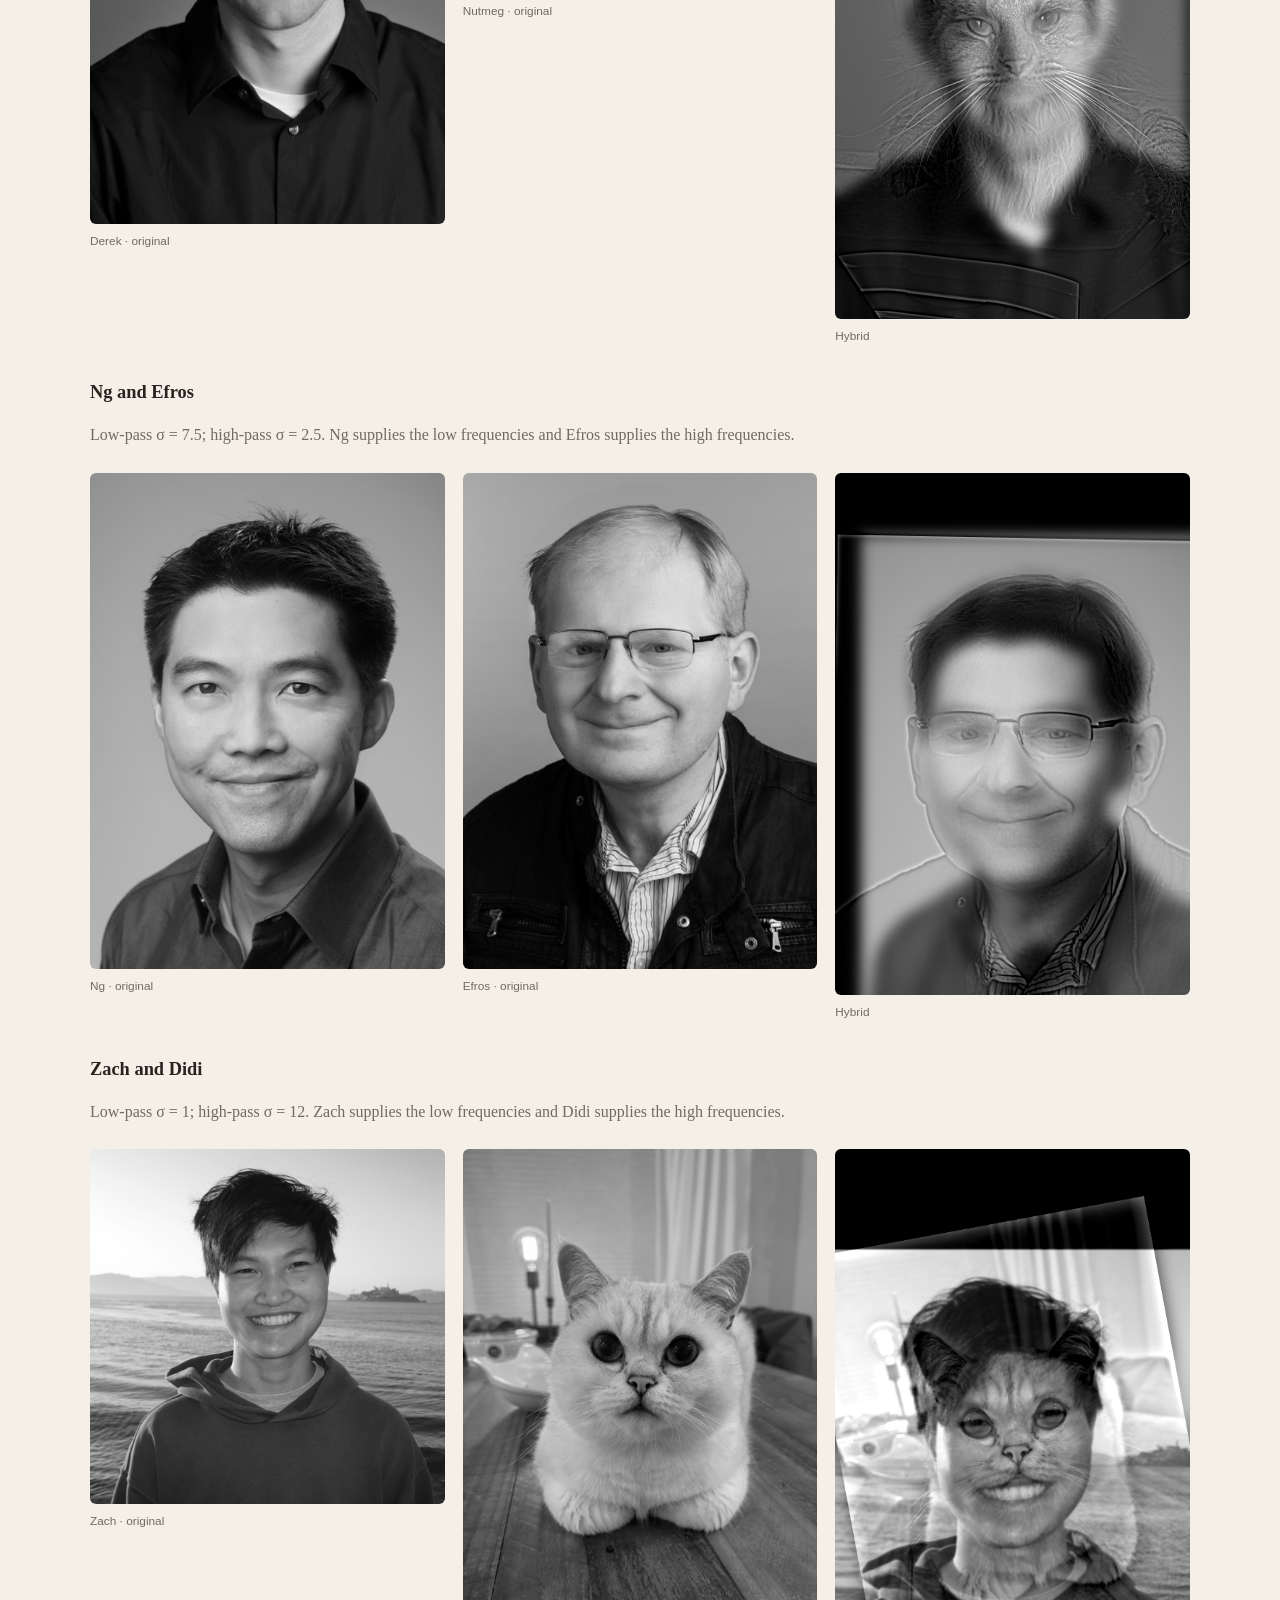
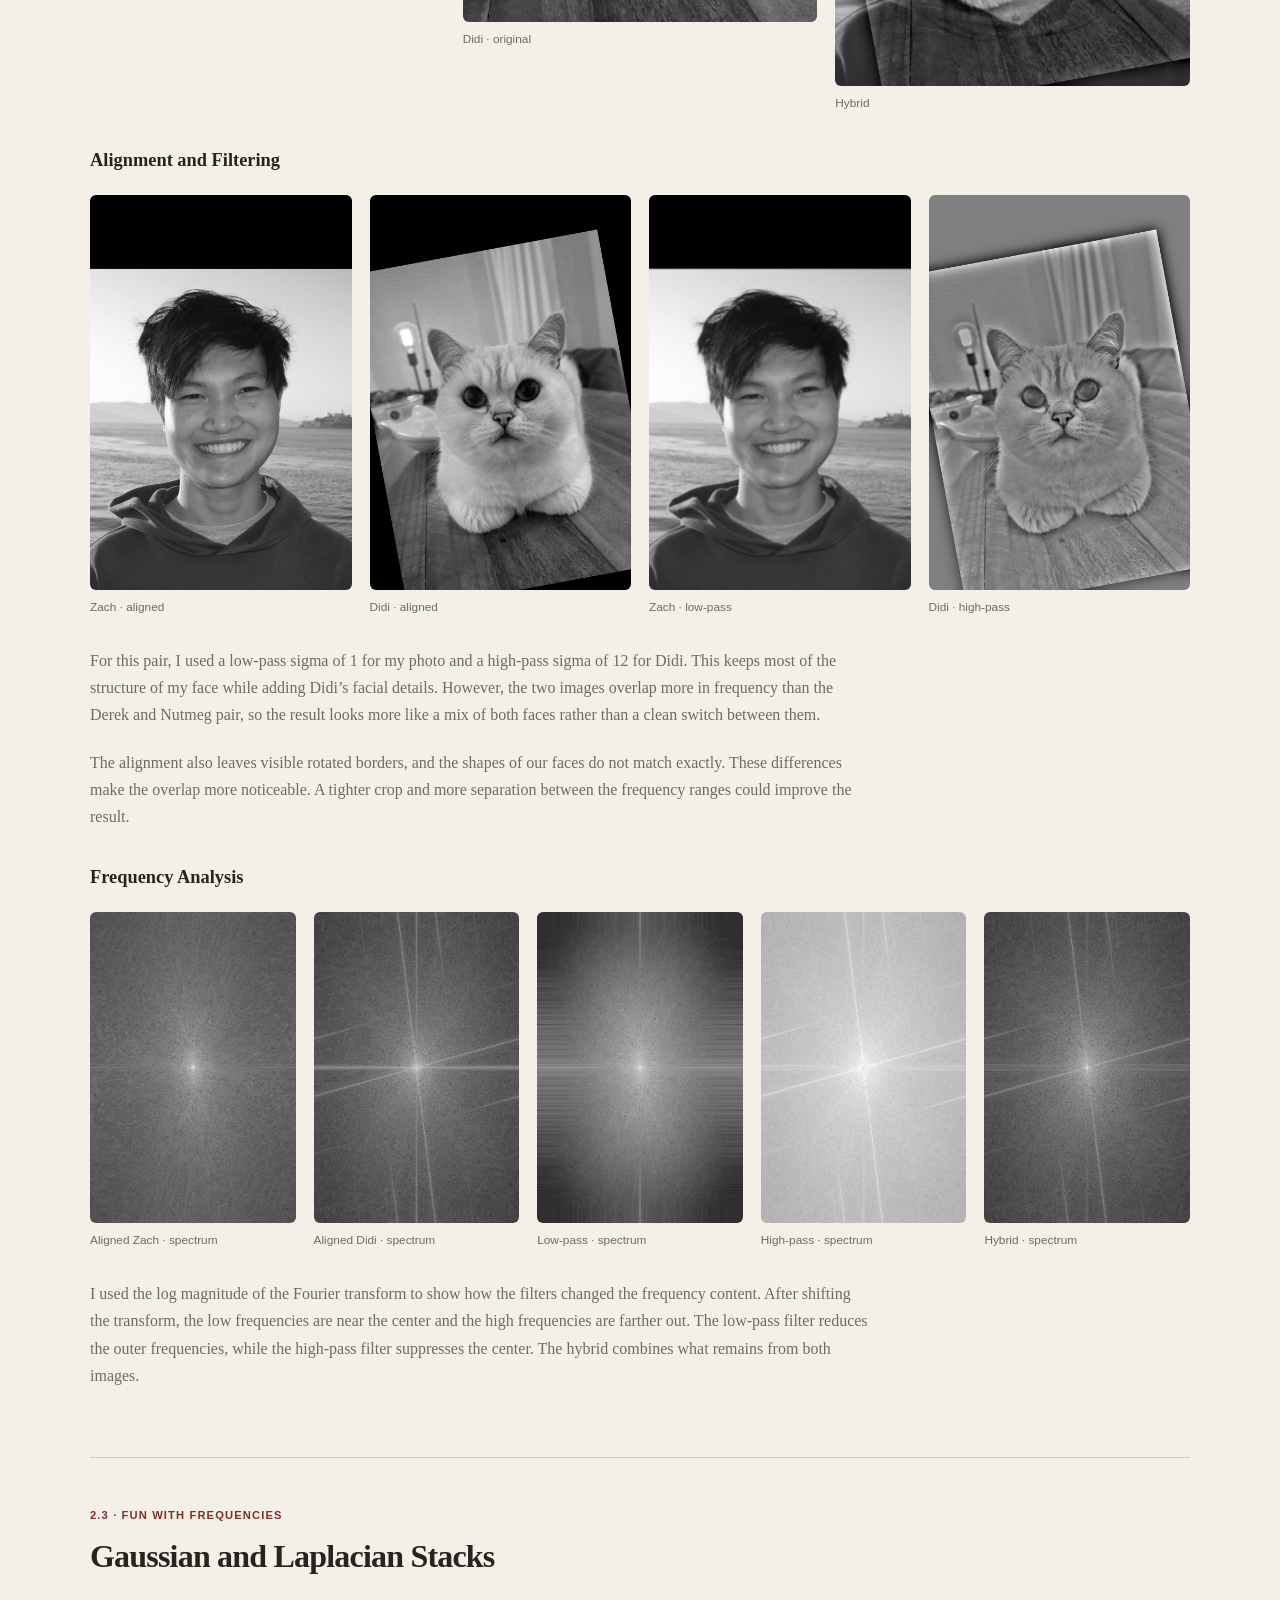
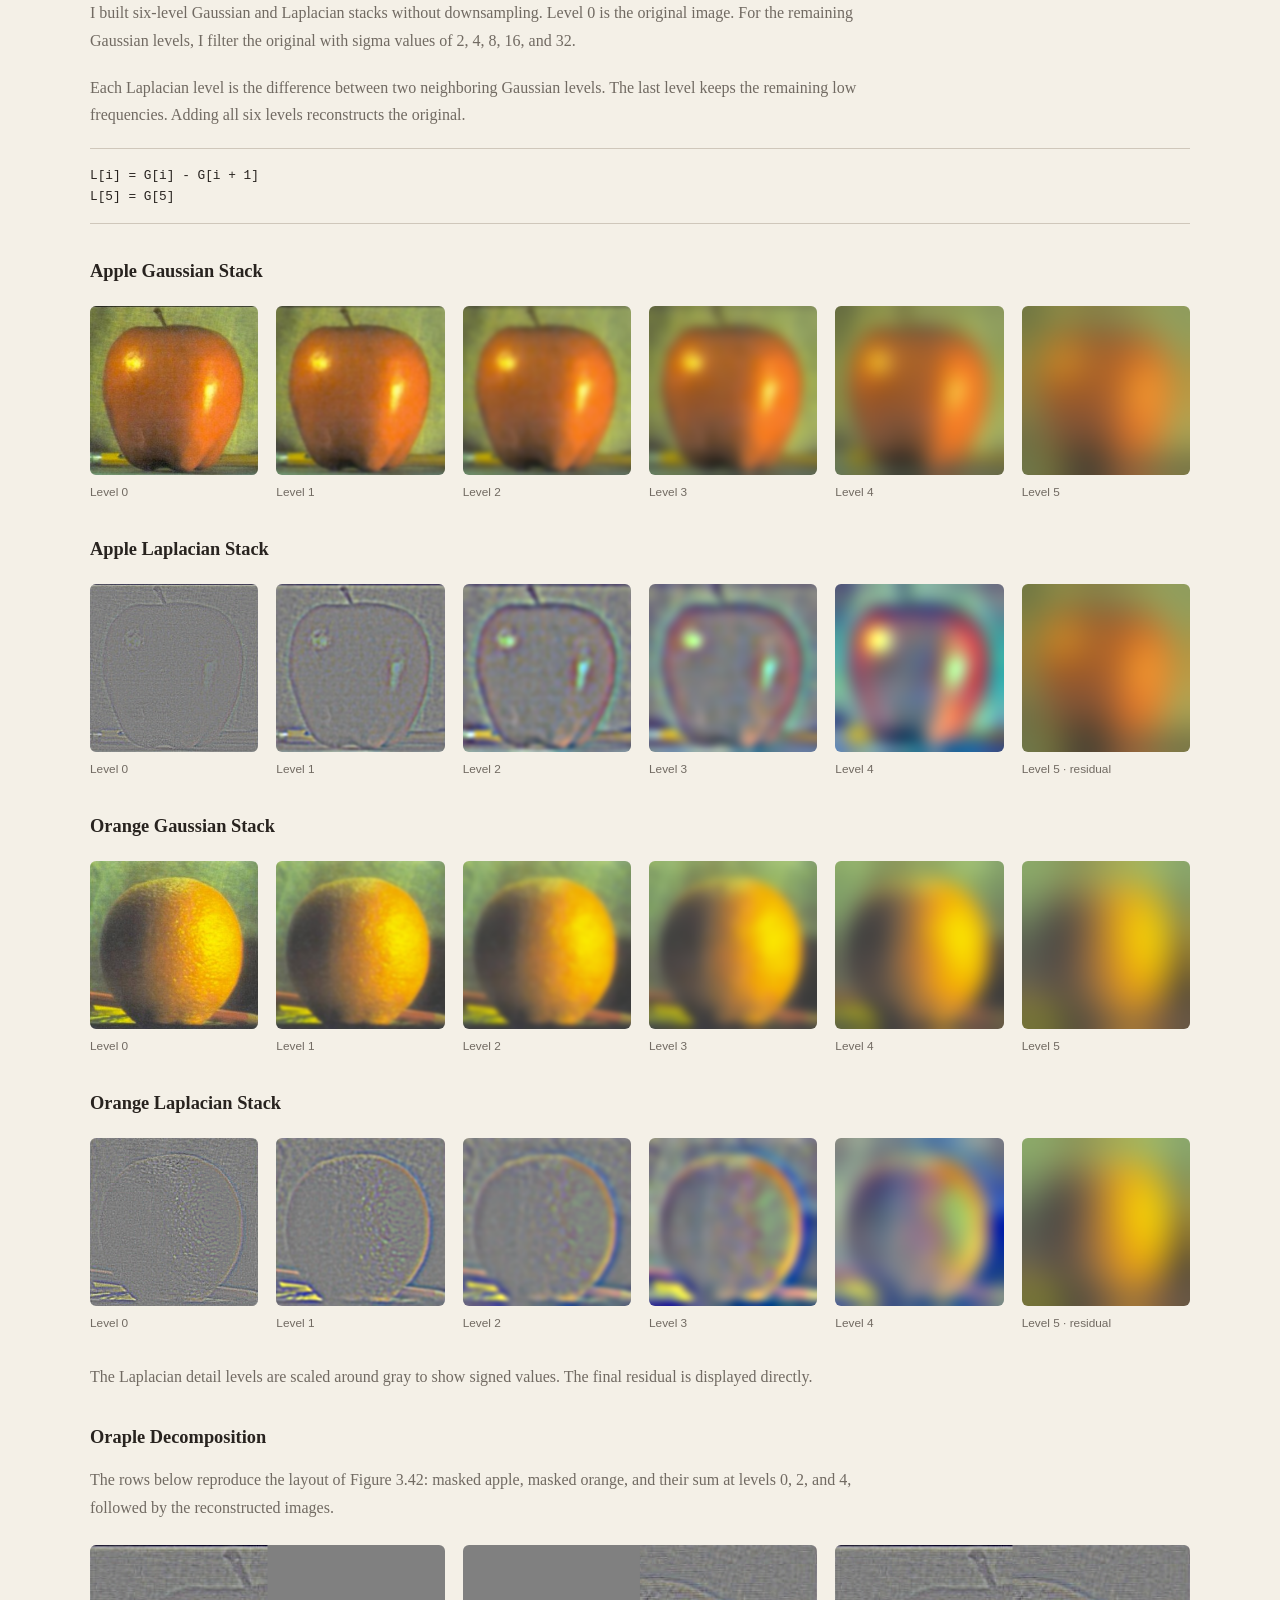
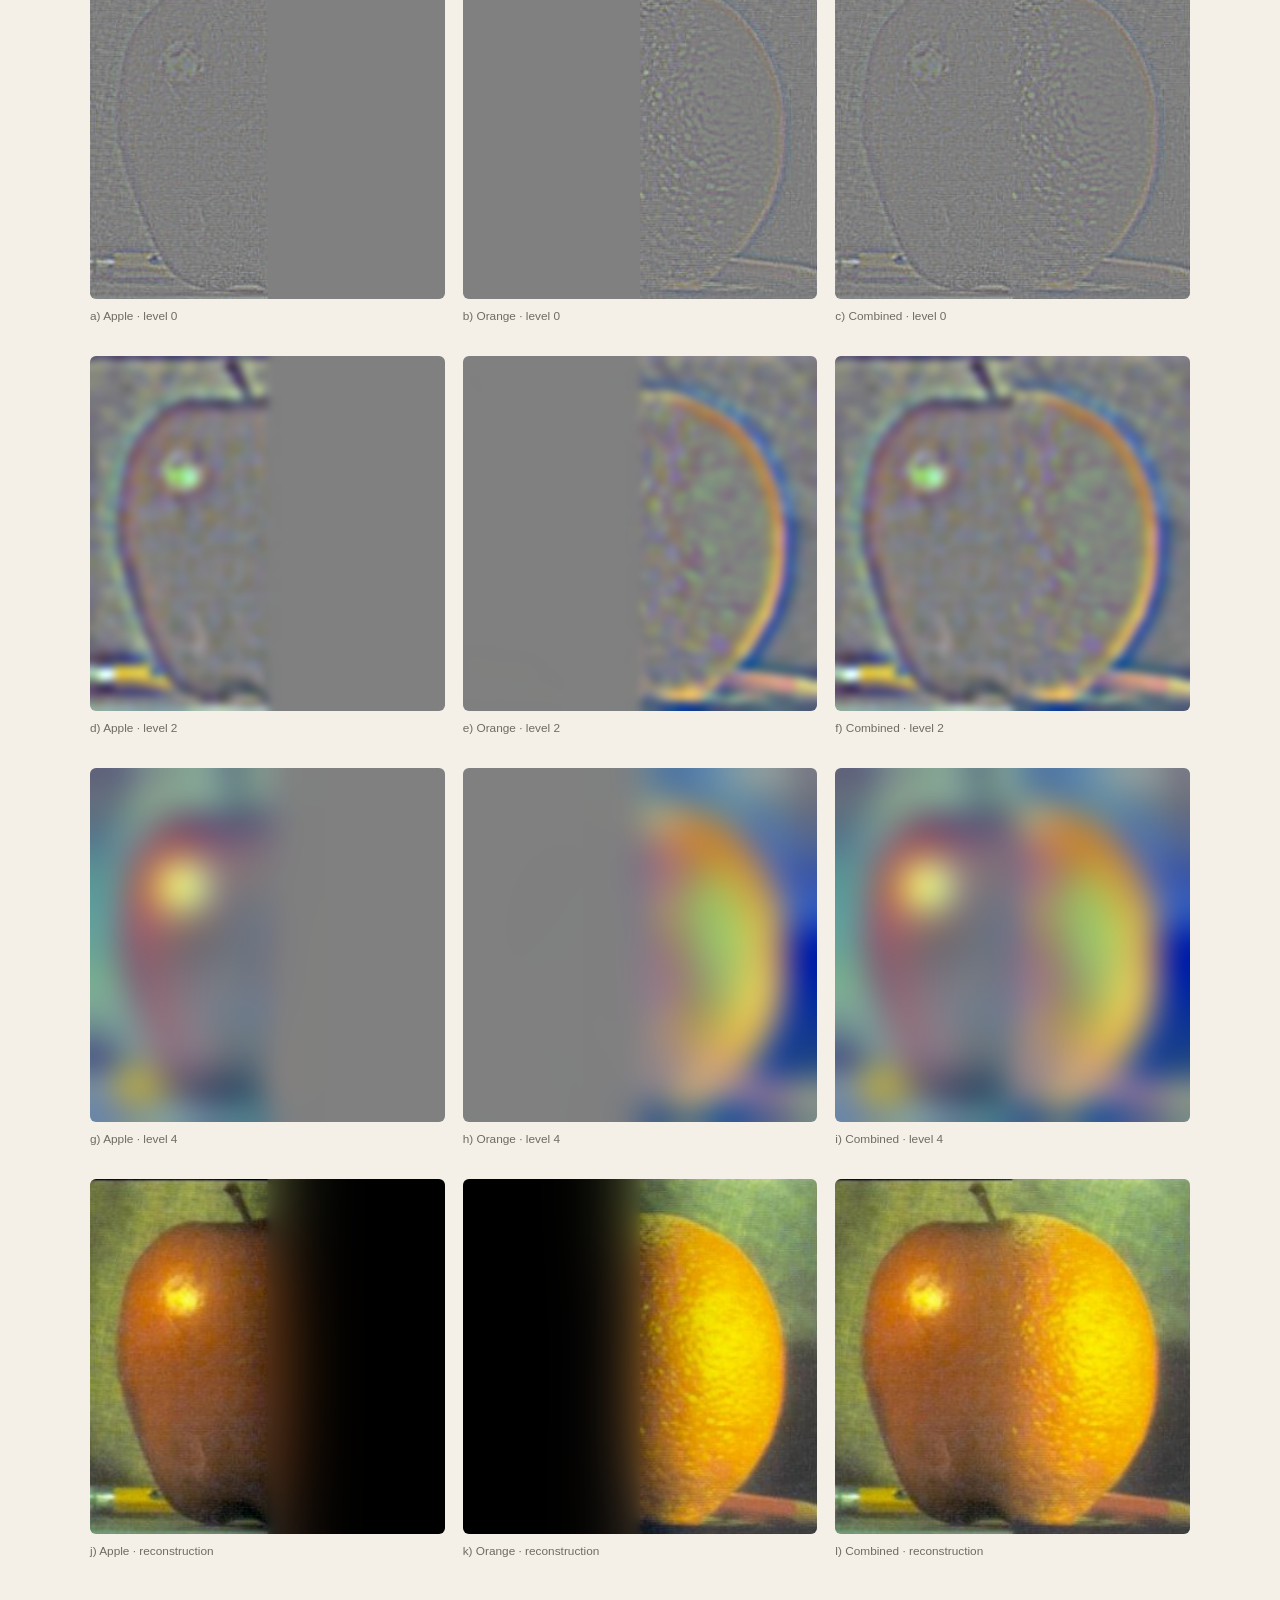
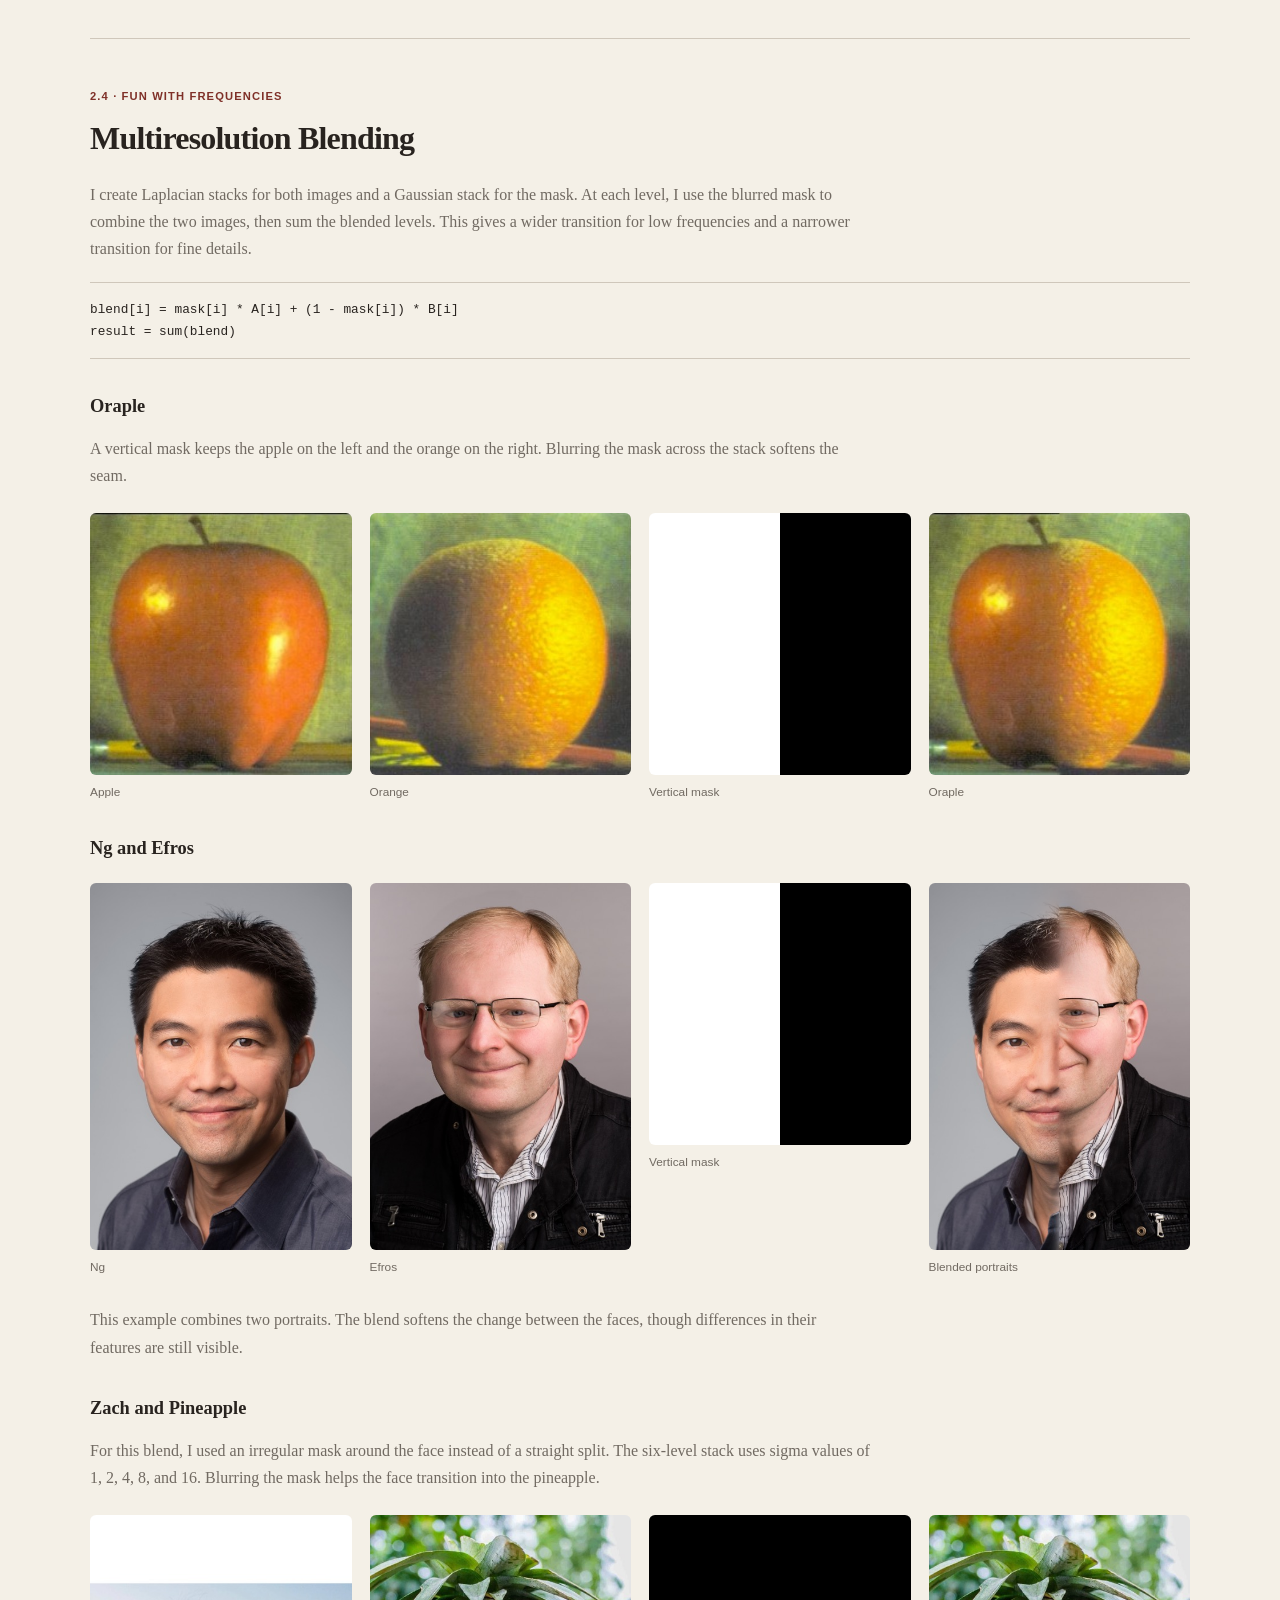
<file: project2/index.html>
<!doctype html>
<html lang="en">
<head>
<meta charset="utf-8">
<meta name="viewport" content="width=device-width, initial-scale=1">
<meta name="description" content="Zach Szeto's CS 180 Project 2: convolution, edge detection, sharpening, hybrid images, and multiresolution blending.">
<meta name="theme-color" content="#f4f0e7">
<title>Project 2 · Fun with Filters and Frequencies</title>
<link rel="stylesheet" href="./styles.css">
</head>
<body>
<a class="skip-link" href="#content">Skip to content</a>
<header class="site-header"><nav aria-label="Project navigation"><a href="../">← All projects</a><a href="https://cal-cs180.github.io/fa26/hw/proj2/index.html">Assignment ↗</a></nav></header>
<main id="content">
<header class="hero"><p class="eyebrow">CS 180 · Project 2</p><h1>Fun with Filters and Frequencies</h1><p class="lede">The goal of this project was to explore image filtering in both the spatial and frequency domains. I implemented convolution from scratch, used image derivatives for edge detection, and applied Gaussian and Laplacian filters to sharpening, hybrid images, and multiresolution blending.</p>
<nav class="contents" aria-label="Page sections"><a href="#convolution">1.1 · Convolution</a><a href="#finite-differences">1.2 · Edges</a><a href="#dog">1.3 · DoG</a><a href="#sharpening">2.1 · Sharpening</a><a href="#hybrids">2.2 · Hybrids</a><a href="#stacks">2.3 · Stacks</a><a href="#blending">2.4 · Blending</a></nav></header>
<section id="convolution" class="project-section"><header><p class="eyebrow">1.1 · Fun with Filters</p><h2>Convolutions from Scratch</h2></header><p>I first implemented 2D convolution using four nested loops. Two loops go over the image pixels and two go over the filter. I flip the filter in both directions and zero-pad the image so the output stays the same size.</p><p>The two-loop version uses NumPy to multiply each image patch by the filter and sum the result, replacing the two inner loops.</p><details><summary>Convolution implementations</summary><pre><code>def convolve_four_loops(image, kernel):
    h, w = image.shape
    kh, kw = kernel.shape
    kernel = np.flip(kernel, axis=(0, 1))
    padded_image = np.pad(
        image, ((kh // 2, (kh - 1) // 2),
                (kw // 2, (kw - 1) // 2)), mode=&quot;constant&quot;)
    result = np.zeros((h, w))
    for i in range(h):
        for j in range(w):
            for k in range(kh):
                for l in range(kw):
                    result[i, j] += padded_image[i+k, j+l] * kernel[k, l]
    return result

def convolve_two_loops(image, kernel):
    h, w = image.shape
    kh, kw = kernel.shape
    kernel = np.flip(kernel, axis=(0, 1))
    padded_image = np.pad(
        image, ((kh // 2, (kh - 1) // 2),
                (kw // 2, (kw - 1) // 2)), mode=&quot;constant&quot;)
    result = np.zeros((h, w))
    for i in range(h):
        for j in range(w):
            result[i, j] = np.sum(
                padded_image[i:i+kh, j:j+kw] * kernel)
    return result</code></pre></details><h3>Box and Finite Difference Filters</h3><p>The 9 × 9 box filter averages the surrounding pixels to blur the image. The x and y filters measure changes across columns and rows. Gray represents zero in the derivative images.</p><pre><code>box = np.ones((9, 9)) / 81
Dx = np.array([[1.0, 0, -1.0]])
Dy = Dx.T</code></pre><div class="image-grid cols-4 "><figure><a href="./images/inputs/part2/point4/face.jpg" aria-label="Open Original image"><img src="./images/inputs/part2/point4/face.jpg" width="1501" height="1501" alt="Original grayscale portrait of Zach" loading="lazy" decoding="async"></a><figcaption>Original</figcaption></figure>
<figure><a href="./images/results/part1/point1/faceBox.jpg" aria-label="Open 9 × 9 box filter image"><img src="./images/results/part1/point1/faceBox.jpg" width="1000" height="1000" alt="9 × 9 box filter" loading="lazy" decoding="async"></a><figcaption>9 × 9 box filter</figcaption></figure>
<figure><a href="./images/results/part1/point1/faceDx.jpg" aria-label="Open X derivative image"><img src="./images/results/part1/point1/faceDx.jpg" width="1000" height="1000" alt="X derivative" loading="lazy" decoding="async"></a><figcaption>X derivative</figcaption></figure>
<figure><a href="./images/results/part1/point1/faceDy.jpg" aria-label="Open Y derivative image"><img src="./images/results/part1/point1/faceDy.jpg" width="1000" height="1000" alt="Y derivative" loading="lazy" decoding="async"></a><figcaption>Y derivative</figcaption></figure></div><h3>Runtime and Boundaries</h3><table><caption>Recorded runtimes for the 9 × 9 box filter</caption><thead><tr><th scope="col">Implementation</th><th scope="col">Time</th></tr></thead><tbody><tr><td>Four loops</td><td>76.674 s</td></tr><tr><td>Two loops</td><td>4.874 s</td></tr><tr><td>SciPy convolve2d</td><td>0.232 s</td></tr></tbody></table><p>The four-loop implementation was the slowest because every multiplication and addition is handled inside Python loops. The two-loop implementation was faster because NumPy performs the inner filter operation, and SciPy was the fastest.</p><p>Both implementations matched scipy.signal.convolve2d up to floating-point precision. Across tests with six different filter shapes, including even-sized filters, the largest absolute difference was about 3.6 × 10<sup>−15</sup>.</p><p>I used zero padding in all three implementations so that the boundary handling was the same. Pixels outside the image are treated as zero, which keeps the output dimensions the same as the input but can darken the edges.</p></section>
<section id="finite-differences" class="project-section"><header><p class="eyebrow">1.2 · Fun with Filters</p><h2>Finite Difference Operator</h2></header><p>I applied the same x and y filters to the cameraman image, then combined them to get the gradient magnitude. Bright pixels show stronger changes in intensity.</p><pre><code>magnitude = np.sqrt(dx_result ** 2 + dy_result ** 2)
edges = magnitude &gt; 0.35</code></pre><div class="image-grid cols-4 "><figure><a href="./images/inputs/part1/cameraman.png" aria-label="Open Original image"><img src="./images/inputs/part1/cameraman.png" width="540" height="542" alt="Original" loading="lazy" decoding="async"></a><figcaption>Original</figcaption></figure>
<figure><a href="./images/results/part1/point2/cameramanDx.jpg" aria-label="Open X derivative image"><img src="./images/results/part1/point2/cameramanDx.jpg" width="540" height="542" alt="X derivative" loading="lazy" decoding="async"></a><figcaption>X derivative</figcaption></figure>
<figure><a href="./images/results/part1/point2/cameramanDy.jpg" aria-label="Open Y derivative image"><img src="./images/results/part1/point2/cameramanDy.jpg" width="540" height="542" alt="Y derivative" loading="lazy" decoding="async"></a><figcaption>Y derivative</figcaption></figure>
<figure><a href="./images/results/part1/point2/cameramanMagnitude.jpg" aria-label="Open Gradient magnitude image"><img src="./images/results/part1/point2/cameramanMagnitude.jpg" width="540" height="542" alt="Gradient magnitude" loading="lazy" decoding="async"></a><figcaption>Gradient magnitude</figcaption></figure></div><div class="image-grid cols-4 "><figure><a href="./images/results/part1/point2/cameramanEdges015.jpg" aria-label="Open Threshold 0.15 image"><img src="./images/results/part1/point2/cameramanEdges015.jpg" width="540" height="542" alt="Threshold 0.15" loading="lazy" decoding="async"></a><figcaption>Threshold 0.15</figcaption></figure>
<figure><a href="./images/results/part1/point2/cameramanEdges03.jpg" aria-label="Open Threshold 0.30 image"><img src="./images/results/part1/point2/cameramanEdges03.jpg" width="540" height="542" alt="Threshold 0.30" loading="lazy" decoding="async"></a><figcaption>Threshold 0.30</figcaption></figure>
<figure><a href="./images/results/part1/point2/cameramanEdges035.jpg" aria-label="Open Threshold 0.35 · selected image"><img src="./images/results/part1/point2/cameramanEdges035.jpg" width="540" height="542" alt="Threshold 0.35 · selected" loading="lazy" decoding="async"></a><figcaption>Threshold 0.35 · selected</figcaption></figure>
<figure><a href="./images/results/part1/point2/cameramanEdges05.jpg" aria-label="Open Threshold 0.50 image"><img src="./images/results/part1/point2/cameramanEdges05.jpg" width="540" height="542" alt="Threshold 0.50" loading="lazy" decoding="async"></a><figcaption>Threshold 0.50</figcaption></figure></div><p>A low threshold keeps more edges, but also picks up texture in the grass. I used 0.35 as a compromise: it removes much of that noise while keeping the main outlines. At 0.50, more of the useful edges disappear.</p></section>
<section id="dog" class="project-section"><header><p class="eyebrow">1.3 · Fun with Filters</p><h2>Derivative of Gaussian</h2></header><p>To reduce the noise, I blurred the cameraman before taking its derivatives. I used a 9 × 9 Gaussian built from the outer product of a 1D kernel, with OpenCV choosing sigma automatically (sigma = 0). The smoothed result has cleaner edges and less texture in the background.</p><div class="image-grid cols-3 "><figure><a href="./images/results/part1/point3/cameramanBlurred.png" aria-label="Open Gaussian blur image"><img src="./images/results/part1/point3/cameramanBlurred.png" width="540" height="542" alt="Gaussian blur" loading="lazy" decoding="async"></a><figcaption>Gaussian blur</figcaption></figure>
<figure><a href="./images/results/part1/point3/cameramanGaussianMagnitude.png" aria-label="Open Smoothed gradient magnitude image"><img src="./images/results/part1/point3/cameramanGaussianMagnitude.png" width="540" height="542" alt="Smoothed gradient magnitude" loading="lazy" decoding="async"></a><figcaption>Smoothed gradient magnitude</figcaption></figure>
<figure><a href="./images/results/part1/point3/cameramanGaussianEdges.png" aria-label="Open Smoothed edges · threshold 0.15 image"><img src="./images/results/part1/point3/cameramanGaussianEdges.png" width="540" height="542" alt="Smoothed edges · threshold 0.15" loading="lazy" decoding="async"></a><figcaption>Smoothed edges · threshold 0.15</figcaption></figure></div><p>I also combined the Gaussian and derivative filters first, then convolved the image with each combined filter. This is the derivative of Gaussian (DoG) approach.</p><pre><code>g = cv.getGaussianKernel(9, 0)
G = g @ g.T
dog_x = convolve2d(G, Dx, mode=&quot;full&quot;)
dog_y = convolve2d(G, Dy, mode=&quot;full&quot;)</code></pre><div class="image-grid cols-2 kernels"><figure><a href="./images/results/part1/point3/dogx.png" aria-label="Open DoG X kernel image"><img src="./images/results/part1/point3/dogx.png" width="11" height="9" alt="DoG X kernel" loading="lazy" decoding="async"></a><figcaption>DoG X kernel</figcaption></figure>
<figure><a href="./images/results/part1/point3/dogy.png" aria-label="Open DoG Y kernel image"><img src="./images/results/part1/point3/dogy.png" width="9" height="11" alt="DoG Y kernel" loading="lazy" decoding="async"></a><figcaption>DoG Y kernel</figcaption></figure></div><div class="image-grid cols-2 "><figure><a href="./images/results/part1/point3/cameramanGaussianEdges.png" aria-label="Open Blur, then differentiate image"><img src="./images/results/part1/point3/cameramanGaussianEdges.png" width="540" height="542" alt="Blur, then differentiate" loading="lazy" decoding="async"></a><figcaption>Blur, then differentiate</figcaption></figure>
<figure><a href="./images/results/part1/point3/cameramanDoGEdges.png" aria-label="Open DoG · threshold 0.15 image"><img src="./images/results/part1/point3/cameramanDoGEdges.png" width="540" height="542" alt="DoG · threshold 0.15" loading="lazy" decoding="async"></a><figcaption>DoG · threshold 0.15</figcaption></figure></div><p>The two methods produced the same edges in the interior of the image. This is expected because convolution is associative, so combining the filters first should give the same result as applying them separately. The outer border can differ because the two-step method crops the blurred image before applying the derivative.</p></section>
<section id="sharpening" class="project-section"><header><p class="eyebrow">2.1 · Fun with Frequencies</p><h2>Image Sharpening</h2></header><p>I blur the image to get its low frequencies, then subtract the blur from the original to get the high frequencies. Adding those details back makes the image look sharper. My implementation combines this into one unsharp mask filter, using a 9 × 9 Gaussian and symmetric padding.</p><pre><code>high = original - blurred
sharpened = original + alpha * high
unsharp_kernel = (1 + alpha) * identity - alpha * Gaussian</code></pre><h3>Taj Mahal</h3><div class="image-grid cols-3 "><figure><a href="./images/inputs/part2/taj.jpg" aria-label="Open Original image"><img src="./images/inputs/part2/taj.jpg" width="300" height="300" alt="Original" loading="lazy" decoding="async"></a><figcaption>Original</figcaption></figure>
<figure><a href="./images/results/part2/point1/tajBlurred.png" aria-label="Open Gaussian blur image"><img src="./images/results/part2/point1/tajBlurred.png" width="300" height="300" alt="Gaussian blur" loading="lazy" decoding="async"></a><figcaption>Gaussian blur</figcaption></figure>
<figure><a href="./images/results/part2/point1/tajHighFrequency.png" aria-label="Open High frequencies image"><img src="./images/results/part2/point1/tajHighFrequency.png" width="300" height="300" alt="High frequencies" loading="lazy" decoding="async"></a><figcaption>High frequencies</figcaption></figure></div><div class="image-grid cols-5 "><figure><a href="./images/results/part2/point1/tajSharpened0.5.png" aria-label="Open Sharpened · α = 0.5 image"><img src="./images/results/part2/point1/tajSharpened0.5.png" width="300" height="300" alt="Sharpened · α = 0.5" loading="lazy" decoding="async"></a><figcaption>Sharpened · α = 0.5</figcaption></figure>
<figure><a href="./images/results/part2/point1/tajSharpened1.0.png" aria-label="Open Sharpened · α = 1 image"><img src="./images/results/part2/point1/tajSharpened1.0.png" width="300" height="300" alt="Sharpened · α = 1" loading="lazy" decoding="async"></a><figcaption>Sharpened · α = 1</figcaption></figure>
<figure><a href="./images/results/part2/point1/tajSharpened2.0.png" aria-label="Open Sharpened · α = 2 image"><img src="./images/results/part2/point1/tajSharpened2.0.png" width="300" height="300" alt="Sharpened · α = 2" loading="lazy" decoding="async"></a><figcaption>Sharpened · α = 2</figcaption></figure>
<figure><a href="./images/results/part2/point1/tajSharpened5.0.png" aria-label="Open Sharpened · α = 5 image"><img src="./images/results/part2/point1/tajSharpened5.0.png" width="300" height="300" alt="Sharpened · α = 5" loading="lazy" decoding="async"></a><figcaption>Sharpened · α = 5</figcaption></figure>
<figure><a href="./images/results/part2/point1/tajSharpened10.0.png" aria-label="Open Sharpened · α = 10 image"><img src="./images/results/part2/point1/tajSharpened10.0.png" width="300" height="300" alt="Sharpened · α = 10" loading="lazy" decoding="async"></a><figcaption>Sharpened · α = 10</figcaption></figure></div><h3>Garden</h3><div class="image-grid cols-3 "><figure><a href="./images/inputs/part2/garden.jpg" aria-label="Open Original image"><img src="./images/inputs/part2/garden.jpg" width="640" height="480" alt="Original" loading="lazy" decoding="async"></a><figcaption>Original</figcaption></figure>
<figure><a href="./images/results/part2/point1/gardenBlurred.png" aria-label="Open Gaussian blur image"><img src="./images/results/part2/point1/gardenBlurred.png" width="640" height="480" alt="Gaussian blur" loading="lazy" decoding="async"></a><figcaption>Gaussian blur</figcaption></figure>
<figure><a href="./images/results/part2/point1/gardenHighFrequency.png" aria-label="Open High frequencies image"><img src="./images/results/part2/point1/gardenHighFrequency.png" width="640" height="480" alt="High frequencies" loading="lazy" decoding="async"></a><figcaption>High frequencies</figcaption></figure></div><div class="image-grid cols-5 "><figure><a href="./images/results/part2/point1/gardenSharpened0.5.png" aria-label="Open Sharpened · α = 0.5 image"><img src="./images/results/part2/point1/gardenSharpened0.5.png" width="640" height="480" alt="Sharpened · α = 0.5" loading="lazy" decoding="async"></a><figcaption>Sharpened · α = 0.5</figcaption></figure>
<figure><a href="./images/results/part2/point1/gardenSharpened1.0.png" aria-label="Open Sharpened · α = 1 image"><img src="./images/results/part2/point1/gardenSharpened1.0.png" width="640" height="480" alt="Sharpened · α = 1" loading="lazy" decoding="async"></a><figcaption>Sharpened · α = 1</figcaption></figure>
<figure><a href="./images/results/part2/point1/gardenSharpened2.0.png" aria-label="Open Sharpened · α = 2 image"><img src="./images/results/part2/point1/gardenSharpened2.0.png" width="640" height="480" alt="Sharpened · α = 2" loading="lazy" decoding="async"></a><figcaption>Sharpened · α = 2</figcaption></figure>
<figure><a href="./images/results/part2/point1/gardenSharpened5.0.png" aria-label="Open Sharpened · α = 5 image"><img src="./images/results/part2/point1/gardenSharpened5.0.png" width="640" height="480" alt="Sharpened · α = 5" loading="lazy" decoding="async"></a><figcaption>Sharpened · α = 5</figcaption></figure>
<figure><a href="./images/results/part2/point1/gardenSharpened10.0.png" aria-label="Open Sharpened · α = 10 image"><img src="./images/results/part2/point1/gardenSharpened10.0.png" width="640" height="480" alt="Sharpened · α = 10" loading="lazy" decoding="async"></a><figcaption>Sharpened · α = 10</figcaption></figure></div><p>Increasing alpha brings out edges and fine details. At the largest values, the edges start to look harsh and develop halos. The high-frequency images are scaled around gray so both positive and negative values are visible.</p><h3>Blurring and Resharpening</h3><div class="image-grid cols-3 "><figure><a href="./images/inputs/part2/didi.jpg" aria-label="Open Original image"><img src="./images/inputs/part2/didi.jpg" width="480" height="640" alt="Original" loading="lazy" decoding="async"></a><figcaption>Original</figcaption></figure>
<figure><a href="./images/results/part2/point1/didiBlurred.png" aria-label="Open Blurred image"><img src="./images/results/part2/point1/didiBlurred.png" width="480" height="640" alt="Blurred" loading="lazy" decoding="async"></a><figcaption>Blurred</figcaption></figure>
<figure><a href="./images/results/part2/point1/didiResharpened.png" aria-label="Open Resharpened · α = 1 image"><img src="./images/results/part2/point1/didiResharpened.png" width="480" height="640" alt="Resharpened · α = 1" loading="lazy" decoding="async"></a><figcaption>Resharpened · α = 1</figcaption></figure></div><p>Resharpening brings back some edge contrast, but not all of the original detail. It emphasizes what remains after the blur rather than recovering the information that was lost.</p></section>
<section id="hybrids" class="project-section"><header><p class="eyebrow">2.2 · Fun with Frequencies</p><h2>Hybrid Images</h2></header><p>The approach I took to creating hybrid images was to combine the low frequencies of one image with the high frequencies of another. I first aligned the images using the provided helper, which uses two matching points to adjust their scale and rotation. I then applied a Gaussian filter to the first image and subtracted a Gaussian-filtered version of the second image from itself.</p><p>The sigma values control how much detail is removed by each Gaussian filter. A larger low-pass sigma makes the first image smoother. A larger high-pass sigma removes a smoother version of the second image, leaving more of its details in the result. The goal is for the high-frequency image to be more visible up close and the low-frequency image to become more visible from farther away.</p><pre><code>hybrid = lowpass(image1) + (image2 - lowpass(image2))</code></pre><h3>Derek and Nutmeg</h3><p>Low-pass σ = 12; high-pass σ = 4. Derek supplies the low frequencies and Nutmeg supplies the high frequencies.</p><div class="image-grid cols-3 "><figure><a href="./images/results/part2/point2/DerekPicturenutmeg/DerekPicturenutmegOriginalLow.png" aria-label="Open Derek · original image"><img src="./images/results/part2/point2/DerekPicturenutmeg/DerekPicturenutmegOriginalLow.png" width="715" height="1000" alt="Derek · original" loading="lazy" decoding="async"></a><figcaption>Derek · original</figcaption></figure>
<figure><a href="./images/results/part2/point2/DerekPicturenutmeg/DerekPicturenutmegOriginalHigh.png" aria-label="Open Nutmeg · original image"><img src="./images/results/part2/point2/DerekPicturenutmeg/DerekPicturenutmegOriginalHigh.png" width="1000" height="750" alt="Nutmeg · original" loading="lazy" decoding="async"></a><figcaption>Nutmeg · original</figcaption></figure>
<figure><a href="./images/results/part2/point2/DerekPicturenutmeg/DerekPicturenutmegHybrid.png" aria-label="Open Hybrid image"><img src="./images/results/part2/point2/DerekPicturenutmeg/DerekPicturenutmegHybrid.png" width="601" height="1000" alt="Hybrid" loading="lazy" decoding="async"></a><figcaption>Hybrid</figcaption></figure></div><h3>Ng and Efros</h3><p>Low-pass σ = 7.5; high-pass σ = 2.5. Ng supplies the low frequencies and Efros supplies the high frequencies.</p><div class="image-grid cols-3 "><figure><a href="./images/results/part2/point2/ngefros/ngefrosOriginalLow.png" aria-label="Open Ng · original image"><img src="./images/results/part2/point2/ngefros/ngefrosOriginalLow.png" width="457" height="640" alt="Ng · original" loading="lazy" decoding="async"></a><figcaption>Ng · original</figcaption></figure>
<figure><a href="./images/results/part2/point2/ngefros/ngefrosOriginalHigh.png" aria-label="Open Efros · original image"><img src="./images/results/part2/point2/ngefros/ngefrosOriginalHigh.png" width="457" height="640" alt="Efros · original" loading="lazy" decoding="async"></a><figcaption>Efros · original</figcaption></figure>
<figure><a href="./images/results/part2/point2/ngefros/ngefrosHybrid.png" aria-label="Open Hybrid image"><img src="./images/results/part2/point2/ngefros/ngefrosHybrid.png" width="410" height="604" alt="Hybrid" loading="lazy" decoding="async"></a><figcaption>Hybrid</figcaption></figure></div><h3>Zach and Didi</h3><p>Low-pass σ = 1; high-pass σ = 12. Zach supplies the low frequencies and Didi supplies the high frequencies.</p><div class="image-grid cols-3 "><figure><a href="./images/results/part2/point2/zachdidi/zachdidiOriginalLow.png" aria-label="Open Zach · original image"><img src="./images/results/part2/point2/zachdidi/zachdidiOriginalLow.png" width="1000" height="1000" alt="Zach · original" loading="lazy" decoding="async"></a><figcaption>Zach · original</figcaption></figure>
<figure><a href="./images/results/part2/point2/zachdidi/zachdidiOriginalHigh.png" aria-label="Open Didi · original image"><img src="./images/results/part2/point2/zachdidi/zachdidiOriginalHigh.png" width="480" height="640" alt="Didi · original" loading="lazy" decoding="async"></a><figcaption>Didi · original</figcaption></figure>
<figure><a href="./images/results/part2/point2/zachdidi/zachdidiHybrid.png" aria-label="Open Hybrid image"><img src="./images/results/part2/point2/zachdidi/zachdidiHybrid.png" width="491" height="743" alt="Hybrid" loading="lazy" decoding="async"></a><figcaption>Hybrid</figcaption></figure></div><h3>Alignment and Filtering</h3><div class="image-grid cols-4 "><figure><a href="./images/results/part2/point2/zachdidi/zachdidiAlignedLow.png" aria-label="Open Zach · aligned image"><img src="./images/results/part2/point2/zachdidi/zachdidiAlignedLow.png" width="491" height="743" alt="Zach · aligned" loading="lazy" decoding="async"></a><figcaption>Zach · aligned</figcaption></figure>
<figure><a href="./images/results/part2/point2/zachdidi/zachdidiAlignedHigh.png" aria-label="Open Didi · aligned image"><img src="./images/results/part2/point2/zachdidi/zachdidiAlignedHigh.png" width="491" height="743" alt="Didi · aligned" loading="lazy" decoding="async"></a><figcaption>Didi · aligned</figcaption></figure>
<figure><a href="./images/results/part2/point2/zachdidi/zachdidiLowPass.png" aria-label="Open Zach · low-pass image"><img src="./images/results/part2/point2/zachdidi/zachdidiLowPass.png" width="491" height="743" alt="Zach · low-pass" loading="lazy" decoding="async"></a><figcaption>Zach · low-pass</figcaption></figure>
<figure><a href="./images/results/part2/point2/zachdidi/zachdidiHighPass.png" aria-label="Open Didi · high-pass image"><img src="./images/results/part2/point2/zachdidi/zachdidiHighPass.png" width="491" height="743" alt="Didi · high-pass" loading="lazy" decoding="async"></a><figcaption>Didi · high-pass</figcaption></figure></div><p>For this pair, I used a low-pass sigma of 1 for my photo and a high-pass sigma of 12 for Didi. This keeps most of the structure of my face while adding Didi’s facial details. However, the two images overlap more in frequency than the Derek and Nutmeg pair, so the result looks more like a mix of both faces rather than a clean switch between them.</p><p>The alignment also leaves visible rotated borders, and the shapes of our faces do not match exactly. These differences make the overlap more noticeable. A tighter crop and more separation between the frequency ranges could improve the result.</p><h3>Frequency Analysis</h3><div class="image-grid cols-5 "><figure><a href="./images/results/part2/point2/zachdidi/zachdidiInputLowSpectrum.png" aria-label="Open Aligned Zach · spectrum image"><img src="./images/results/part2/point2/zachdidi/zachdidiInputLowSpectrum.png" width="491" height="743" alt="Aligned Zach · spectrum" loading="lazy" decoding="async"></a><figcaption>Aligned Zach · spectrum</figcaption></figure>
<figure><a href="./images/results/part2/point2/zachdidi/zachdidiInputHighSpectrum.png" aria-label="Open Aligned Didi · spectrum image"><img src="./images/results/part2/point2/zachdidi/zachdidiInputHighSpectrum.png" width="491" height="743" alt="Aligned Didi · spectrum" loading="lazy" decoding="async"></a><figcaption>Aligned Didi · spectrum</figcaption></figure>
<figure><a href="./images/results/part2/point2/zachdidi/zachdidiLowPassSpectrum.png" aria-label="Open Low-pass · spectrum image"><img src="./images/results/part2/point2/zachdidi/zachdidiLowPassSpectrum.png" width="491" height="743" alt="Low-pass · spectrum" loading="lazy" decoding="async"></a><figcaption>Low-pass · spectrum</figcaption></figure>
<figure><a href="./images/results/part2/point2/zachdidi/zachdidiHighPassSpectrum.png" aria-label="Open High-pass · spectrum image"><img src="./images/results/part2/point2/zachdidi/zachdidiHighPassSpectrum.png" width="491" height="743" alt="High-pass · spectrum" loading="lazy" decoding="async"></a><figcaption>High-pass · spectrum</figcaption></figure>
<figure><a href="./images/results/part2/point2/zachdidi/zachdidiHybridSpectrum.png" aria-label="Open Hybrid · spectrum image"><img src="./images/results/part2/point2/zachdidi/zachdidiHybridSpectrum.png" width="491" height="743" alt="Hybrid · spectrum" loading="lazy" decoding="async"></a><figcaption>Hybrid · spectrum</figcaption></figure></div><p>I used the log magnitude of the Fourier transform to show how the filters changed the frequency content. After shifting the transform, the low frequencies are near the center and the high frequencies are farther out. The low-pass filter reduces the outer frequencies, while the high-pass filter suppresses the center. The hybrid combines what remains from both images.</p></section>
<section id="stacks" class="project-section"><header><p class="eyebrow">2.3 · Fun with Frequencies</p><h2>Gaussian and Laplacian Stacks</h2></header><p>I built six-level Gaussian and Laplacian stacks without downsampling. Level 0 is the original image. For the remaining Gaussian levels, I filter the original with sigma values of 2, 4, 8, 16, and 32.</p><p>Each Laplacian level is the difference between two neighboring Gaussian levels. The last level keeps the remaining low frequencies. Adding all six levels reconstructs the original.</p><pre><code>L[i] = G[i] - G[i + 1]
L[5] = G[5]</code></pre><h3>Apple Gaussian Stack</h3><div class="image-grid cols-6 "><figure><a href="./images/results/part2/point3/appleGaussian0.png" aria-label="Open Level 0 image"><img src="./images/results/part2/point3/appleGaussian0.png" width="300" height="300" alt="Level 0" loading="lazy" decoding="async"></a><figcaption>Level 0</figcaption></figure>
<figure><a href="./images/results/part2/point3/appleGaussian1.png" aria-label="Open Level 1 image"><img src="./images/results/part2/point3/appleGaussian1.png" width="300" height="300" alt="Level 1" loading="lazy" decoding="async"></a><figcaption>Level 1</figcaption></figure>
<figure><a href="./images/results/part2/point3/appleGaussian2.png" aria-label="Open Level 2 image"><img src="./images/results/part2/point3/appleGaussian2.png" width="300" height="300" alt="Level 2" loading="lazy" decoding="async"></a><figcaption>Level 2</figcaption></figure>
<figure><a href="./images/results/part2/point3/appleGaussian3.png" aria-label="Open Level 3 image"><img src="./images/results/part2/point3/appleGaussian3.png" width="300" height="300" alt="Level 3" loading="lazy" decoding="async"></a><figcaption>Level 3</figcaption></figure>
<figure><a href="./images/results/part2/point3/appleGaussian4.png" aria-label="Open Level 4 image"><img src="./images/results/part2/point3/appleGaussian4.png" width="300" height="300" alt="Level 4" loading="lazy" decoding="async"></a><figcaption>Level 4</figcaption></figure>
<figure><a href="./images/results/part2/point3/appleGaussian5.png" aria-label="Open Level 5 image"><img src="./images/results/part2/point3/appleGaussian5.png" width="300" height="300" alt="Level 5" loading="lazy" decoding="async"></a><figcaption>Level 5</figcaption></figure></div><h3>Apple Laplacian Stack</h3><div class="image-grid cols-6 "><figure><a href="./images/results/part2/point3/appleLaplacian0.png" aria-label="Open Level 0 image"><img src="./images/results/part2/point3/appleLaplacian0.png" width="300" height="300" alt="Level 0" loading="lazy" decoding="async"></a><figcaption>Level 0</figcaption></figure>
<figure><a href="./images/results/part2/point3/appleLaplacian1.png" aria-label="Open Level 1 image"><img src="./images/results/part2/point3/appleLaplacian1.png" width="300" height="300" alt="Level 1" loading="lazy" decoding="async"></a><figcaption>Level 1</figcaption></figure>
<figure><a href="./images/results/part2/point3/appleLaplacian2.png" aria-label="Open Level 2 image"><img src="./images/results/part2/point3/appleLaplacian2.png" width="300" height="300" alt="Level 2" loading="lazy" decoding="async"></a><figcaption>Level 2</figcaption></figure>
<figure><a href="./images/results/part2/point3/appleLaplacian3.png" aria-label="Open Level 3 image"><img src="./images/results/part2/point3/appleLaplacian3.png" width="300" height="300" alt="Level 3" loading="lazy" decoding="async"></a><figcaption>Level 3</figcaption></figure>
<figure><a href="./images/results/part2/point3/appleLaplacian4.png" aria-label="Open Level 4 image"><img src="./images/results/part2/point3/appleLaplacian4.png" width="300" height="300" alt="Level 4" loading="lazy" decoding="async"></a><figcaption>Level 4</figcaption></figure>
<figure><a href="./images/results/part2/point3/appleLaplacian5.png" aria-label="Open Level 5 · residual image"><img src="./images/results/part2/point3/appleLaplacian5.png" width="300" height="300" alt="Level 5 · residual" loading="lazy" decoding="async"></a><figcaption>Level 5 · residual</figcaption></figure></div><h3>Orange Gaussian Stack</h3><div class="image-grid cols-6 "><figure><a href="./images/results/part2/point3/orangeGaussian0.png" aria-label="Open Level 0 image"><img src="./images/results/part2/point3/orangeGaussian0.png" width="300" height="300" alt="Level 0" loading="lazy" decoding="async"></a><figcaption>Level 0</figcaption></figure>
<figure><a href="./images/results/part2/point3/orangeGaussian1.png" aria-label="Open Level 1 image"><img src="./images/results/part2/point3/orangeGaussian1.png" width="300" height="300" alt="Level 1" loading="lazy" decoding="async"></a><figcaption>Level 1</figcaption></figure>
<figure><a href="./images/results/part2/point3/orangeGaussian2.png" aria-label="Open Level 2 image"><img src="./images/results/part2/point3/orangeGaussian2.png" width="300" height="300" alt="Level 2" loading="lazy" decoding="async"></a><figcaption>Level 2</figcaption></figure>
<figure><a href="./images/results/part2/point3/orangeGaussian3.png" aria-label="Open Level 3 image"><img src="./images/results/part2/point3/orangeGaussian3.png" width="300" height="300" alt="Level 3" loading="lazy" decoding="async"></a><figcaption>Level 3</figcaption></figure>
<figure><a href="./images/results/part2/point3/orangeGaussian4.png" aria-label="Open Level 4 image"><img src="./images/results/part2/point3/orangeGaussian4.png" width="300" height="300" alt="Level 4" loading="lazy" decoding="async"></a><figcaption>Level 4</figcaption></figure>
<figure><a href="./images/results/part2/point3/orangeGaussian5.png" aria-label="Open Level 5 image"><img src="./images/results/part2/point3/orangeGaussian5.png" width="300" height="300" alt="Level 5" loading="lazy" decoding="async"></a><figcaption>Level 5</figcaption></figure></div><h3>Orange Laplacian Stack</h3><div class="image-grid cols-6 "><figure><a href="./images/results/part2/point3/orangeLaplacian0.png" aria-label="Open Level 0 image"><img src="./images/results/part2/point3/orangeLaplacian0.png" width="300" height="300" alt="Level 0" loading="lazy" decoding="async"></a><figcaption>Level 0</figcaption></figure>
<figure><a href="./images/results/part2/point3/orangeLaplacian1.png" aria-label="Open Level 1 image"><img src="./images/results/part2/point3/orangeLaplacian1.png" width="300" height="300" alt="Level 1" loading="lazy" decoding="async"></a><figcaption>Level 1</figcaption></figure>
<figure><a href="./images/results/part2/point3/orangeLaplacian2.png" aria-label="Open Level 2 image"><img src="./images/results/part2/point3/orangeLaplacian2.png" width="300" height="300" alt="Level 2" loading="lazy" decoding="async"></a><figcaption>Level 2</figcaption></figure>
<figure><a href="./images/results/part2/point3/orangeLaplacian3.png" aria-label="Open Level 3 image"><img src="./images/results/part2/point3/orangeLaplacian3.png" width="300" height="300" alt="Level 3" loading="lazy" decoding="async"></a><figcaption>Level 3</figcaption></figure>
<figure><a href="./images/results/part2/point3/orangeLaplacian4.png" aria-label="Open Level 4 image"><img src="./images/results/part2/point3/orangeLaplacian4.png" width="300" height="300" alt="Level 4" loading="lazy" decoding="async"></a><figcaption>Level 4</figcaption></figure>
<figure><a href="./images/results/part2/point3/orangeLaplacian5.png" aria-label="Open Level 5 · residual image"><img src="./images/results/part2/point3/orangeLaplacian5.png" width="300" height="300" alt="Level 5 · residual" loading="lazy" decoding="async"></a><figcaption>Level 5 · residual</figcaption></figure></div><p>The Laplacian detail levels are scaled around gray to show signed values. The final residual is displayed directly.</p><h3>Oraple Decomposition</h3><p>The rows below reproduce the layout of Figure 3.42: masked apple, masked orange, and their sum at levels 0, 2, and 4, followed by the reconstructed images.</p><div class="image-grid cols-3 "><figure><a href="./images/results/part2/point3/a.png" aria-label="Open a) Apple · level 0 image"><img src="./images/results/part2/point3/a.png" width="300" height="300" alt="a) Apple · level 0" loading="lazy" decoding="async"></a><figcaption>a) Apple · level 0</figcaption></figure>
<figure><a href="./images/results/part2/point3/b.png" aria-label="Open b) Orange · level 0 image"><img src="./images/results/part2/point3/b.png" width="300" height="300" alt="b) Orange · level 0" loading="lazy" decoding="async"></a><figcaption>b) Orange · level 0</figcaption></figure>
<figure><a href="./images/results/part2/point3/c.png" aria-label="Open c) Combined · level 0 image"><img src="./images/results/part2/point3/c.png" width="300" height="300" alt="c) Combined · level 0" loading="lazy" decoding="async"></a><figcaption>c) Combined · level 0</figcaption></figure></div><div class="image-grid cols-3 "><figure><a href="./images/results/part2/point3/d.png" aria-label="Open d) Apple · level 2 image"><img src="./images/results/part2/point3/d.png" width="300" height="300" alt="d) Apple · level 2" loading="lazy" decoding="async"></a><figcaption>d) Apple · level 2</figcaption></figure>
<figure><a href="./images/results/part2/point3/e.png" aria-label="Open e) Orange · level 2 image"><img src="./images/results/part2/point3/e.png" width="300" height="300" alt="e) Orange · level 2" loading="lazy" decoding="async"></a><figcaption>e) Orange · level 2</figcaption></figure>
<figure><a href="./images/results/part2/point3/f.png" aria-label="Open f) Combined · level 2 image"><img src="./images/results/part2/point3/f.png" width="300" height="300" alt="f) Combined · level 2" loading="lazy" decoding="async"></a><figcaption>f) Combined · level 2</figcaption></figure></div><div class="image-grid cols-3 "><figure><a href="./images/results/part2/point3/g.png" aria-label="Open g) Apple · level 4 image"><img src="./images/results/part2/point3/g.png" width="300" height="300" alt="g) Apple · level 4" loading="lazy" decoding="async"></a><figcaption>g) Apple · level 4</figcaption></figure>
<figure><a href="./images/results/part2/point3/h.png" aria-label="Open h) Orange · level 4 image"><img src="./images/results/part2/point3/h.png" width="300" height="300" alt="h) Orange · level 4" loading="lazy" decoding="async"></a><figcaption>h) Orange · level 4</figcaption></figure>
<figure><a href="./images/results/part2/point3/i.png" aria-label="Open i) Combined · level 4 image"><img src="./images/results/part2/point3/i.png" width="300" height="300" alt="i) Combined · level 4" loading="lazy" decoding="async"></a><figcaption>i) Combined · level 4</figcaption></figure></div><div class="image-grid cols-3 "><figure><a href="./images/results/part2/point3/j.png" aria-label="Open j) Apple · reconstruction image"><img src="./images/results/part2/point3/j.png" width="300" height="300" alt="j) Apple · reconstruction" loading="lazy" decoding="async"></a><figcaption>j) Apple · reconstruction</figcaption></figure>
<figure><a href="./images/results/part2/point3/k.png" aria-label="Open k) Orange · reconstruction image"><img src="./images/results/part2/point3/k.png" width="300" height="300" alt="k) Orange · reconstruction" loading="lazy" decoding="async"></a><figcaption>k) Orange · reconstruction</figcaption></figure>
<figure><a href="./images/results/part2/point3/l.png" aria-label="Open l) Combined · reconstruction image"><img src="./images/results/part2/point3/l.png" width="300" height="300" alt="l) Combined · reconstruction" loading="lazy" decoding="async"></a><figcaption>l) Combined · reconstruction</figcaption></figure></div></section>
<section id="blending" class="project-section"><header><p class="eyebrow">2.4 · Fun with Frequencies</p><h2>Multiresolution Blending</h2></header><p>I create Laplacian stacks for both images and a Gaussian stack for the mask. At each level, I use the blurred mask to combine the two images, then sum the blended levels. This gives a wider transition for low frequencies and a narrower transition for fine details.</p><pre><code>blend[i] = mask[i] * A[i] + (1 - mask[i]) * B[i]
result = sum(blend)</code></pre><h3>Oraple</h3><p>A vertical mask keeps the apple on the left and the orange on the right. Blurring the mask across the stack softens the seam.</p><div class="image-grid cols-4 "><figure><a href="./images/inputs/part2/apple.jpg" aria-label="Open Apple image"><img src="./images/inputs/part2/apple.jpg" width="300" height="300" alt="Apple" loading="lazy" decoding="async"></a><figcaption>Apple</figcaption></figure>
<figure><a href="./images/inputs/part2/orange.jpg" aria-label="Open Orange image"><img src="./images/inputs/part2/orange.jpg" width="300" height="300" alt="Orange" loading="lazy" decoding="async"></a><figcaption>Orange</figcaption></figure>
<figure><a href="./images/inputs/part2/point4/vertical-mask.png" aria-label="Open vertical blend mask"><img src="./images/inputs/part2/point4/vertical-mask.png" width="300" height="300" alt="Vertical mask with a white left half and black right half" loading="lazy" decoding="async"></a><figcaption>Vertical mask</figcaption></figure>
<figure><a href="./images/results/part2/point4/oraple_blended.png" aria-label="Open Oraple image"><img src="./images/results/part2/point4/oraple_blended.png" width="300" height="300" alt="Oraple" loading="lazy" decoding="async"></a><figcaption>Oraple</figcaption></figure></div><h3>Ng and Efros</h3><div class="image-grid cols-4 "><figure><a href="./images/inputs/part2/ng.jpg" aria-label="Open Ng image"><img src="./images/inputs/part2/ng.jpg" width="457" height="640" alt="Ng" loading="lazy" decoding="async"></a><figcaption>Ng</figcaption></figure>
<figure><a href="./images/inputs/part2/efros.jpg" aria-label="Open Efros image"><img src="./images/inputs/part2/efros.jpg" width="457" height="640" alt="Efros" loading="lazy" decoding="async"></a><figcaption>Efros</figcaption></figure>
<figure><a href="./images/inputs/part2/point4/vertical-mask.png" aria-label="Open vertical blend mask"><img src="./images/inputs/part2/point4/vertical-mask.png" width="300" height="300" alt="Vertical mask with a white left half and black right half" loading="lazy" decoding="async"></a><figcaption>Vertical mask</figcaption></figure>
<figure><a href="./images/results/part2/point4/ng_efrosblended.png" aria-label="Open Blended portraits image"><img src="./images/results/part2/point4/ng_efrosblended.png" width="457" height="640" alt="Blended portraits" loading="lazy" decoding="async"></a><figcaption>Blended portraits</figcaption></figure></div><p>This example combines two portraits. The blend softens the change between the faces, though differences in their features are still visible.</p><h3>Zach and Pineapple</h3><p>For this blend, I used an irregular mask around the face instead of a straight split. The six-level stack uses sigma values of 1, 2, 4, 8, and 16. Blurring the mask helps the face transition into the pineapple.</p><div class="image-grid cols-4 "><figure><a href="./images/inputs/part2/point4/zach.jpeg" aria-label="Open Zach image"><img src="./images/inputs/part2/point4/zach.jpeg" width="427" height="640" alt="Zach" loading="lazy" decoding="async"></a><figcaption>Zach</figcaption></figure>
<figure><a href="./images/inputs/part2/point4/pineapple.jpeg" aria-label="Open Pineapple image"><img src="./images/inputs/part2/point4/pineapple.jpeg" width="427" height="640" alt="Pineapple" loading="lazy" decoding="async"></a><figcaption>Pineapple</figcaption></figure>
<figure><a href="./images/inputs/part2/point4/mask_face.png" aria-label="Open Face mask image"><img src="./images/inputs/part2/point4/mask_face.png" width="427" height="640" alt="Face mask" loading="lazy" decoding="async"></a><figcaption>Face mask</figcaption></figure>
<figure><a href="./images/results/part2/point4/zachpineapple/blended.png" aria-label="Open Blended result image"><img src="./images/results/part2/point4/zachpineapple/blended.png" width="427" height="640" alt="Blended result" loading="lazy" decoding="async"></a><figcaption>Blended result</figcaption></figure></div><h3>Masked Inputs</h3><div class="image-grid cols-2 "><figure><a href="./images/results/part2/point4/zachpineapple/maskedInput1.png" aria-label="Open Masked Zach image"><img src="./images/results/part2/point4/zachpineapple/maskedInput1.png" width="427" height="640" alt="Masked Zach" loading="lazy" decoding="async"></a><figcaption>Masked Zach</figcaption></figure>
<figure><a href="./images/results/part2/point4/zachpineapple/maskedInput2.png" aria-label="Open Masked pineapple image"><img src="./images/results/part2/point4/zachpineapple/maskedInput2.png" width="427" height="640" alt="Masked pineapple" loading="lazy" decoding="async"></a><figcaption>Masked pineapple</figcaption></figure></div><h3>Masked Laplacian Stacks</h3><p>Each row shows the contribution from Zach, the contribution from the pineapple, and their sum. The detail levels preserve texture; the residual carries the broad colors and shading.</p><div class="image-grid cols-3 "><figure><a href="./images/results/part2/point4/zachpineapple/image1Level0.png" aria-label="Open Zach · level 0 image"><img src="./images/results/part2/point4/zachpineapple/image1Level0.png" width="427" height="640" alt="Zach · level 0" loading="lazy" decoding="async"></a><figcaption>Zach · level 0</figcaption></figure>
<figure><a href="./images/results/part2/point4/zachpineapple/image2Level0.png" aria-label="Open Pineapple · level 0 image"><img src="./images/results/part2/point4/zachpineapple/image2Level0.png" width="427" height="640" alt="Pineapple · level 0" loading="lazy" decoding="async"></a><figcaption>Pineapple · level 0</figcaption></figure>
<figure><a href="./images/results/part2/point4/zachpineapple/combinedLevel0.png" aria-label="Open Combined · level 0 image"><img src="./images/results/part2/point4/zachpineapple/combinedLevel0.png" width="427" height="640" alt="Combined · level 0" loading="lazy" decoding="async"></a><figcaption>Combined · level 0</figcaption></figure></div><div class="image-grid cols-3 "><figure><a href="./images/results/part2/point4/zachpineapple/image1Level1.png" aria-label="Open Zach · level 1 image"><img src="./images/results/part2/point4/zachpineapple/image1Level1.png" width="427" height="640" alt="Zach · level 1" loading="lazy" decoding="async"></a><figcaption>Zach · level 1</figcaption></figure>
<figure><a href="./images/results/part2/point4/zachpineapple/image2Level1.png" aria-label="Open Pineapple · level 1 image"><img src="./images/results/part2/point4/zachpineapple/image2Level1.png" width="427" height="640" alt="Pineapple · level 1" loading="lazy" decoding="async"></a><figcaption>Pineapple · level 1</figcaption></figure>
<figure><a href="./images/results/part2/point4/zachpineapple/combinedLevel1.png" aria-label="Open Combined · level 1 image"><img src="./images/results/part2/point4/zachpineapple/combinedLevel1.png" width="427" height="640" alt="Combined · level 1" loading="lazy" decoding="async"></a><figcaption>Combined · level 1</figcaption></figure></div><div class="image-grid cols-3 "><figure><a href="./images/results/part2/point4/zachpineapple/image1Level2.png" aria-label="Open Zach · level 2 image"><img src="./images/results/part2/point4/zachpineapple/image1Level2.png" width="427" height="640" alt="Zach · level 2" loading="lazy" decoding="async"></a><figcaption>Zach · level 2</figcaption></figure>
<figure><a href="./images/results/part2/point4/zachpineapple/image2Level2.png" aria-label="Open Pineapple · level 2 image"><img src="./images/results/part2/point4/zachpineapple/image2Level2.png" width="427" height="640" alt="Pineapple · level 2" loading="lazy" decoding="async"></a><figcaption>Pineapple · level 2</figcaption></figure>
<figure><a href="./images/results/part2/point4/zachpineapple/combinedLevel2.png" aria-label="Open Combined · level 2 image"><img src="./images/results/part2/point4/zachpineapple/combinedLevel2.png" width="427" height="640" alt="Combined · level 2" loading="lazy" decoding="async"></a><figcaption>Combined · level 2</figcaption></figure></div><div class="image-grid cols-3 "><figure><a href="./images/results/part2/point4/zachpineapple/image1Level3.png" aria-label="Open Zach · level 3 image"><img src="./images/results/part2/point4/zachpineapple/image1Level3.png" width="427" height="640" alt="Zach · level 3" loading="lazy" decoding="async"></a><figcaption>Zach · level 3</figcaption></figure>
<figure><a href="./images/results/part2/point4/zachpineapple/image2Level3.png" aria-label="Open Pineapple · level 3 image"><img src="./images/results/part2/point4/zachpineapple/image2Level3.png" width="427" height="640" alt="Pineapple · level 3" loading="lazy" decoding="async"></a><figcaption>Pineapple · level 3</figcaption></figure>
<figure><a href="./images/results/part2/point4/zachpineapple/combinedLevel3.png" aria-label="Open Combined · level 3 image"><img src="./images/results/part2/point4/zachpineapple/combinedLevel3.png" width="427" height="640" alt="Combined · level 3" loading="lazy" decoding="async"></a><figcaption>Combined · level 3</figcaption></figure></div><div class="image-grid cols-3 "><figure><a href="./images/results/part2/point4/zachpineapple/image1Level4.png" aria-label="Open Zach · level 4 image"><img src="./images/results/part2/point4/zachpineapple/image1Level4.png" width="427" height="640" alt="Zach · level 4" loading="lazy" decoding="async"></a><figcaption>Zach · level 4</figcaption></figure>
<figure><a href="./images/results/part2/point4/zachpineapple/image2Level4.png" aria-label="Open Pineapple · level 4 image"><img src="./images/results/part2/point4/zachpineapple/image2Level4.png" width="427" height="640" alt="Pineapple · level 4" loading="lazy" decoding="async"></a><figcaption>Pineapple · level 4</figcaption></figure>
<figure><a href="./images/results/part2/point4/zachpineapple/combinedLevel4.png" aria-label="Open Combined · level 4 image"><img src="./images/results/part2/point4/zachpineapple/combinedLevel4.png" width="427" height="640" alt="Combined · level 4" loading="lazy" decoding="async"></a><figcaption>Combined · level 4</figcaption></figure></div><div class="image-grid cols-3 "><figure><a href="./images/results/part2/point4/zachpineapple/image1Level5.png" aria-label="Open Zach · residual image"><img src="./images/results/part2/point4/zachpineapple/image1Level5.png" width="427" height="640" alt="Zach · residual" loading="lazy" decoding="async"></a><figcaption>Zach · residual</figcaption></figure>
<figure><a href="./images/results/part2/point4/zachpineapple/image2Level5.png" aria-label="Open Pineapple · residual image"><img src="./images/results/part2/point4/zachpineapple/image2Level5.png" width="427" height="640" alt="Pineapple · residual" loading="lazy" decoding="async"></a><figcaption>Pineapple · residual</figcaption></figure>
<figure><a href="./images/results/part2/point4/zachpineapple/combinedLevel5.png" aria-label="Open Combined · residual image"><img src="./images/results/part2/point4/zachpineapple/combinedLevel5.png" width="427" height="640" alt="Combined · residual" loading="lazy" decoding="async"></a><figcaption>Combined · residual</figcaption></figure></div></section>
<section id="takeaway" class="project-section"><header><p class="eyebrow">Reflection</p><h2>What I Learned</h2></header><p>The most important thing I learned from this project was how separating an image into different frequency ranges makes it easier to work with in many different ways. For sharpening, I subtracted a blurred version from the original to isolate the details, then added them back with more weight. For blending, I used the Laplacian stacks to combine the fine details and larger changes in color separately. This allowed for a smoother transition between the images without blurring away all of their details.</p></section>
</main><footer><span>© 2026 Zach Szeto</span><a href="../">CS 180 portfolio</a></footer>
</body></html>
</file>
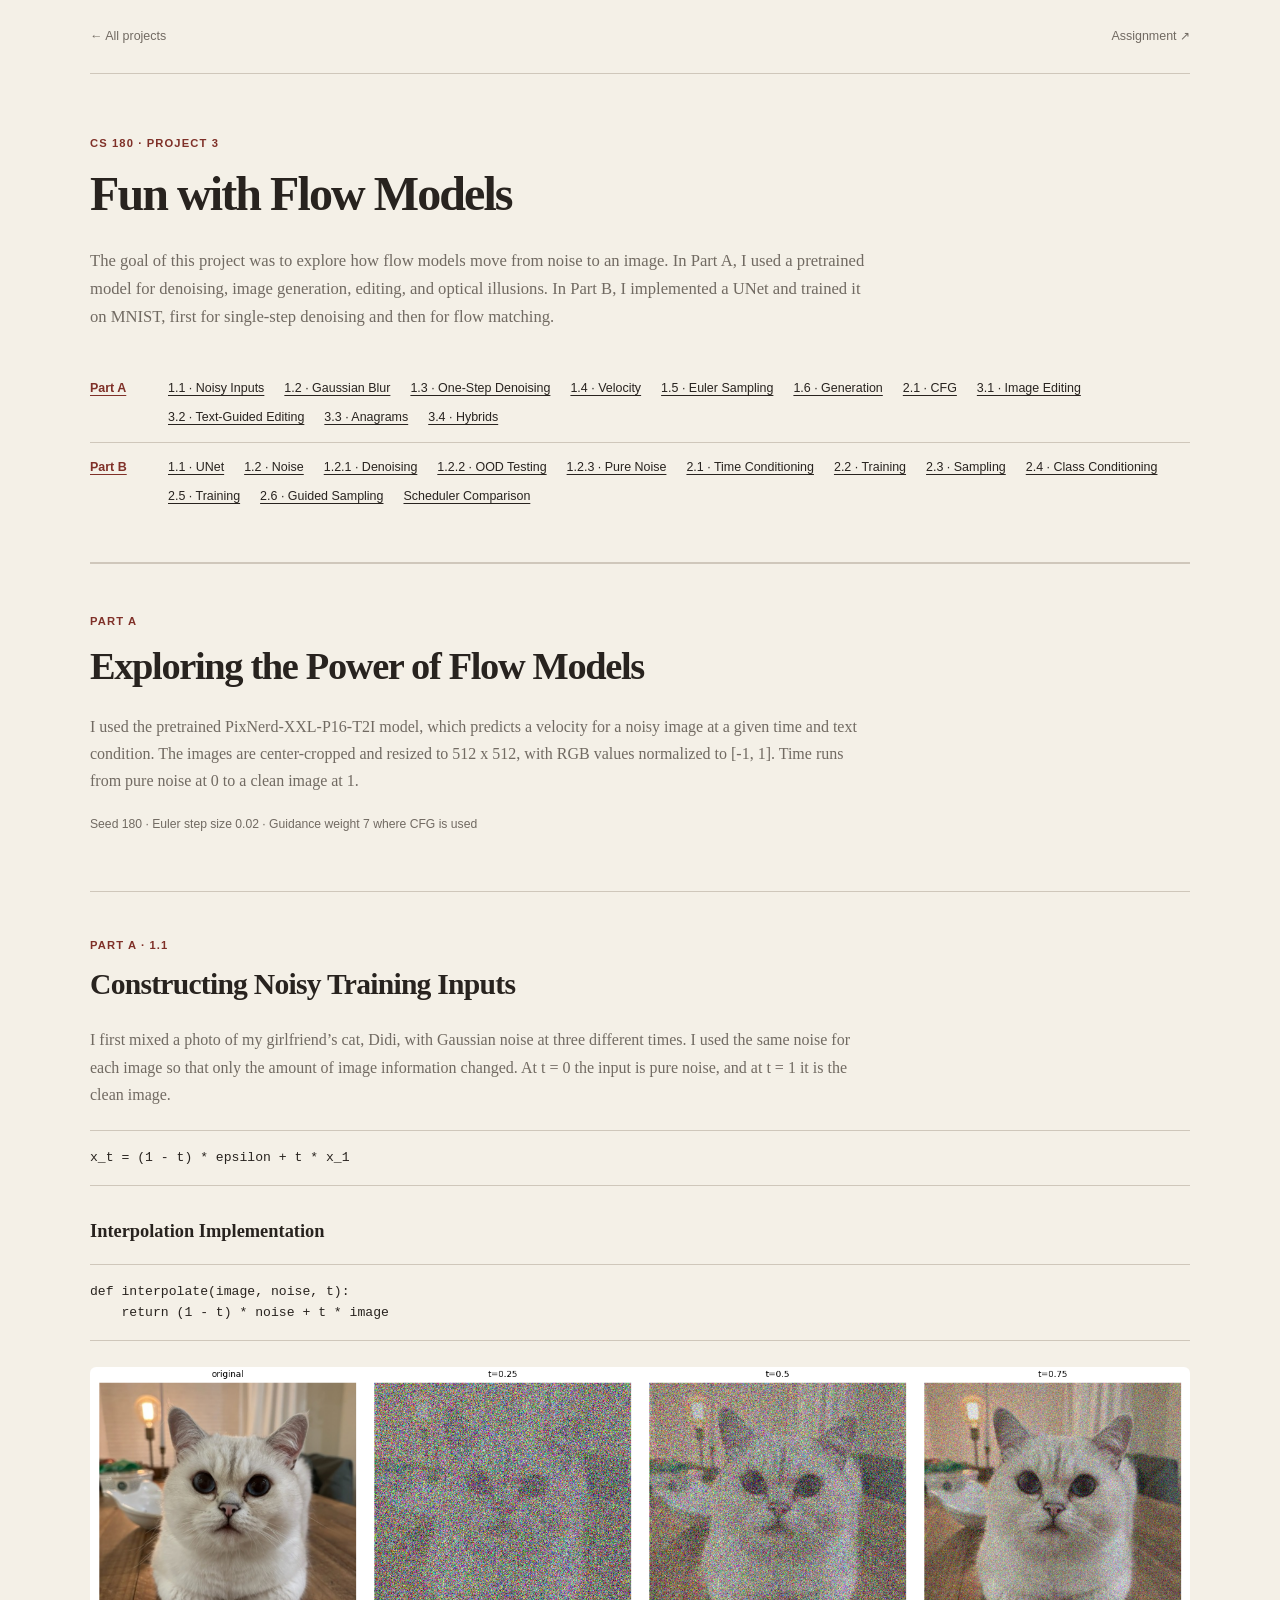
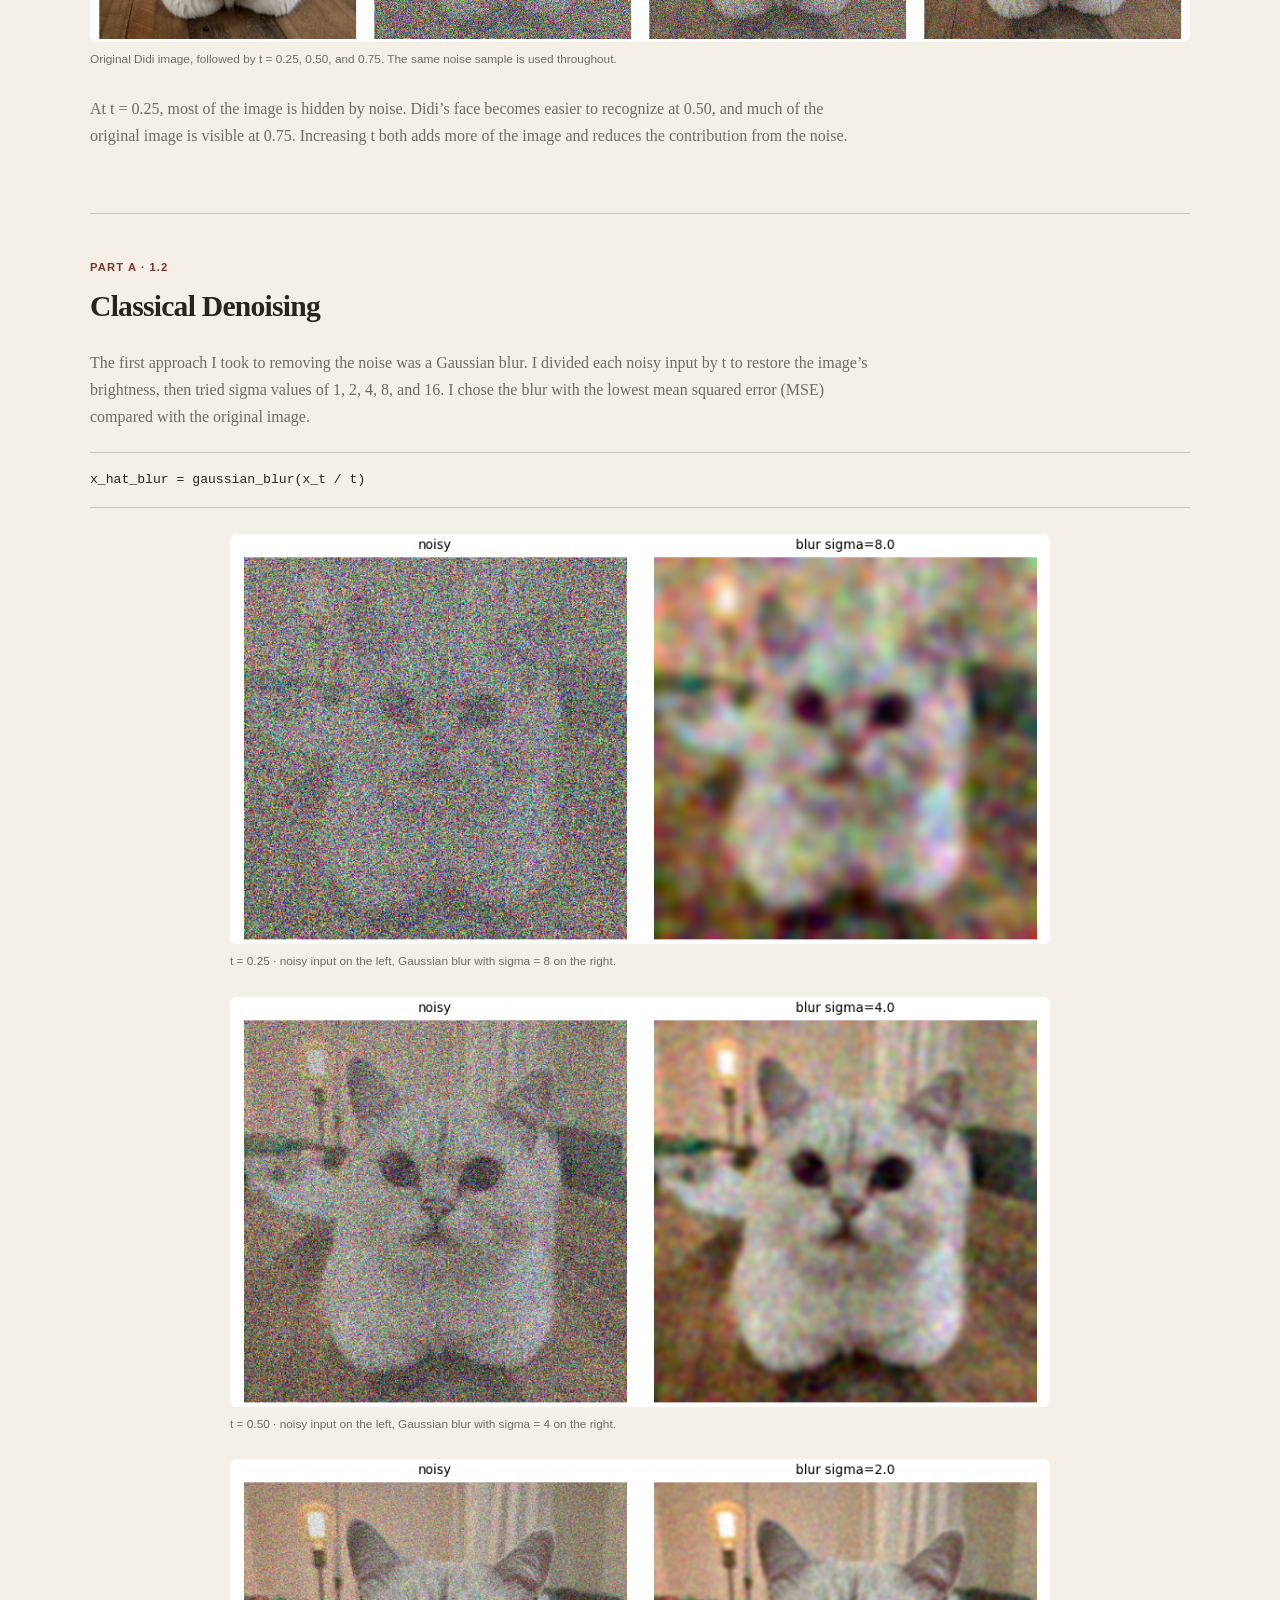
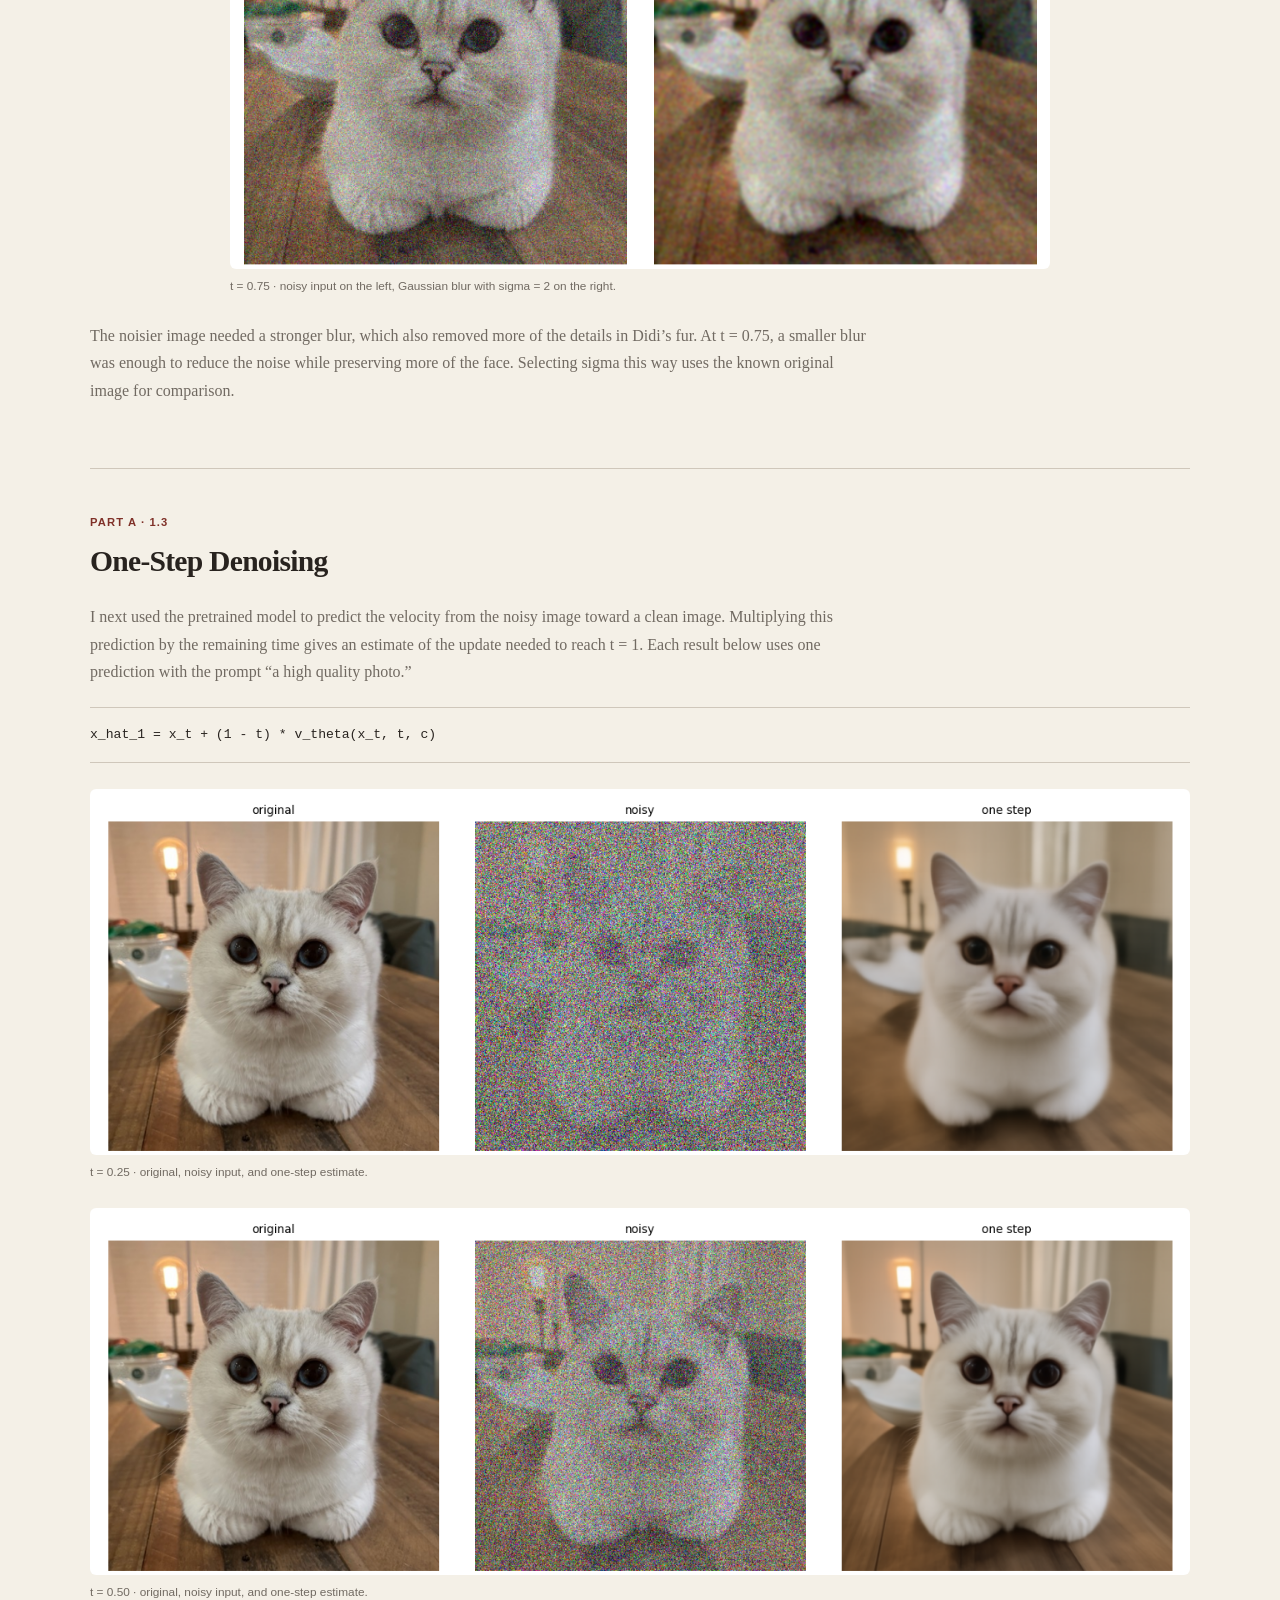
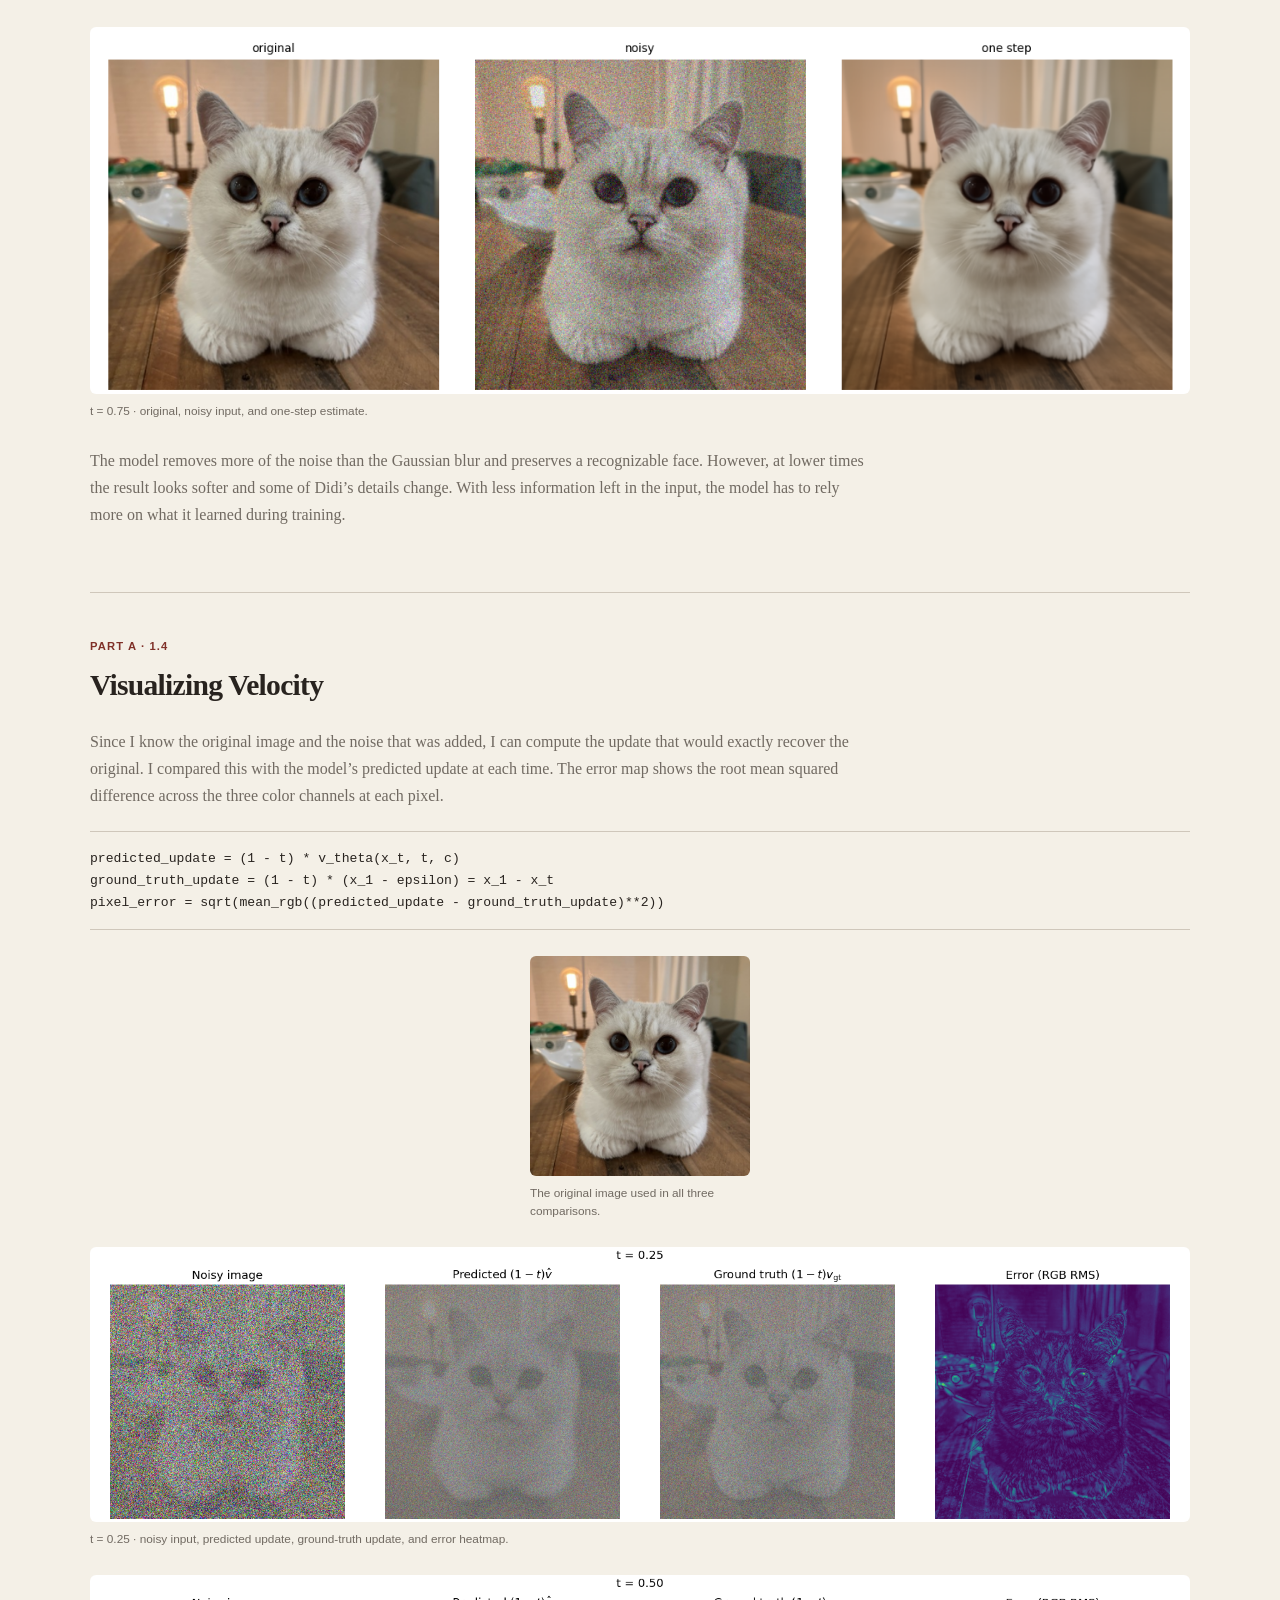
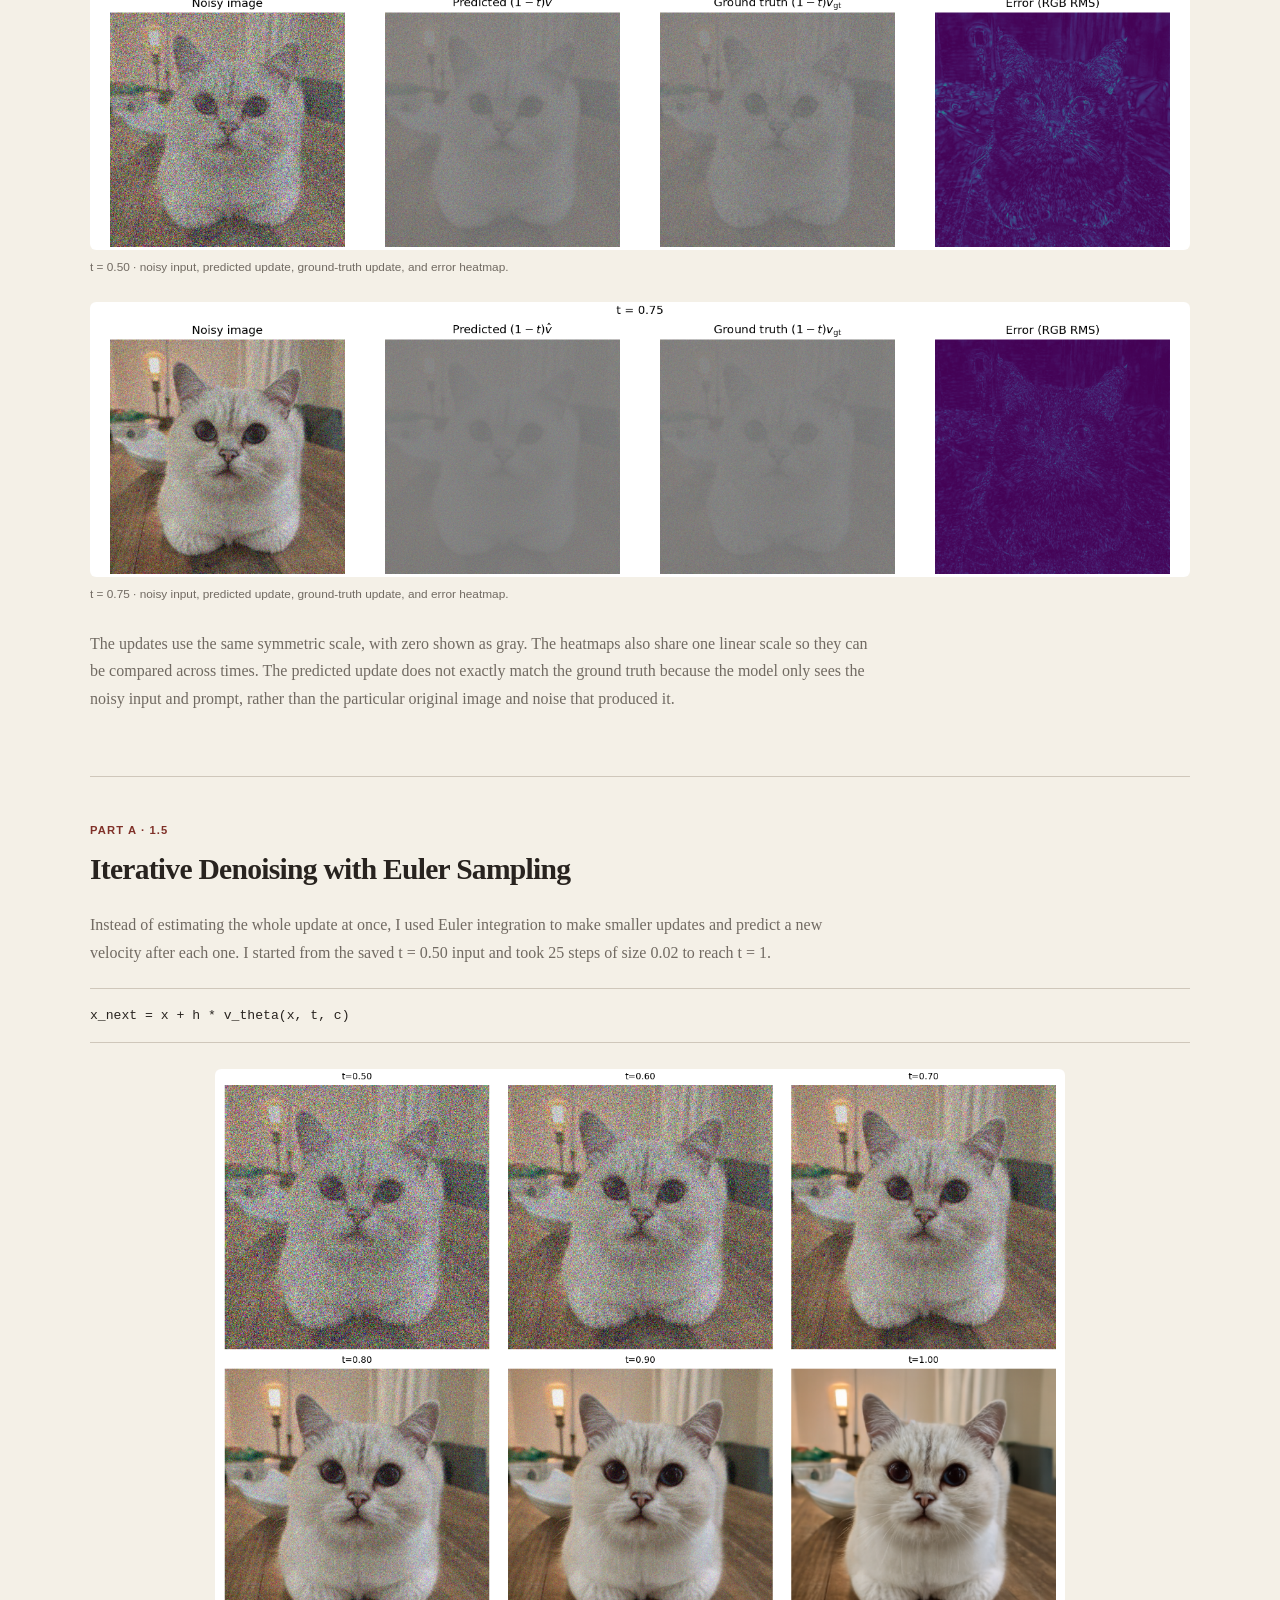
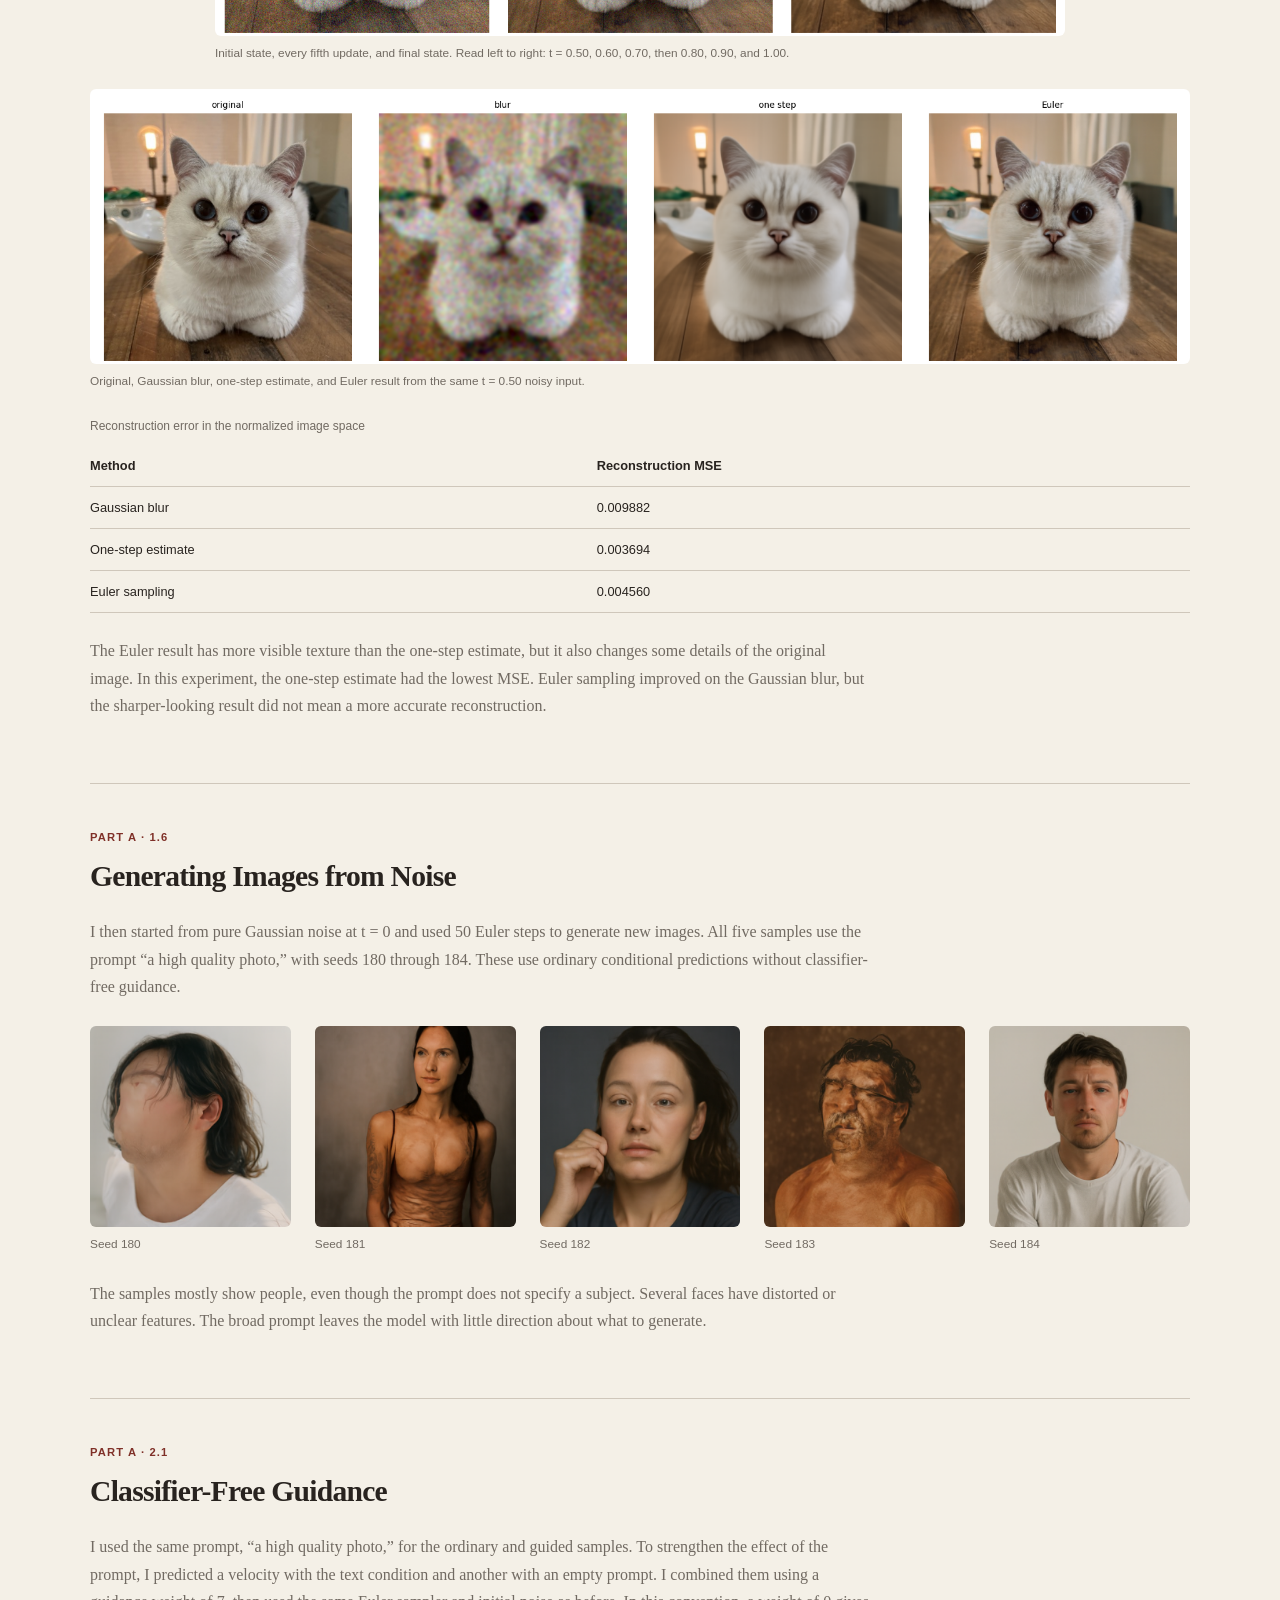
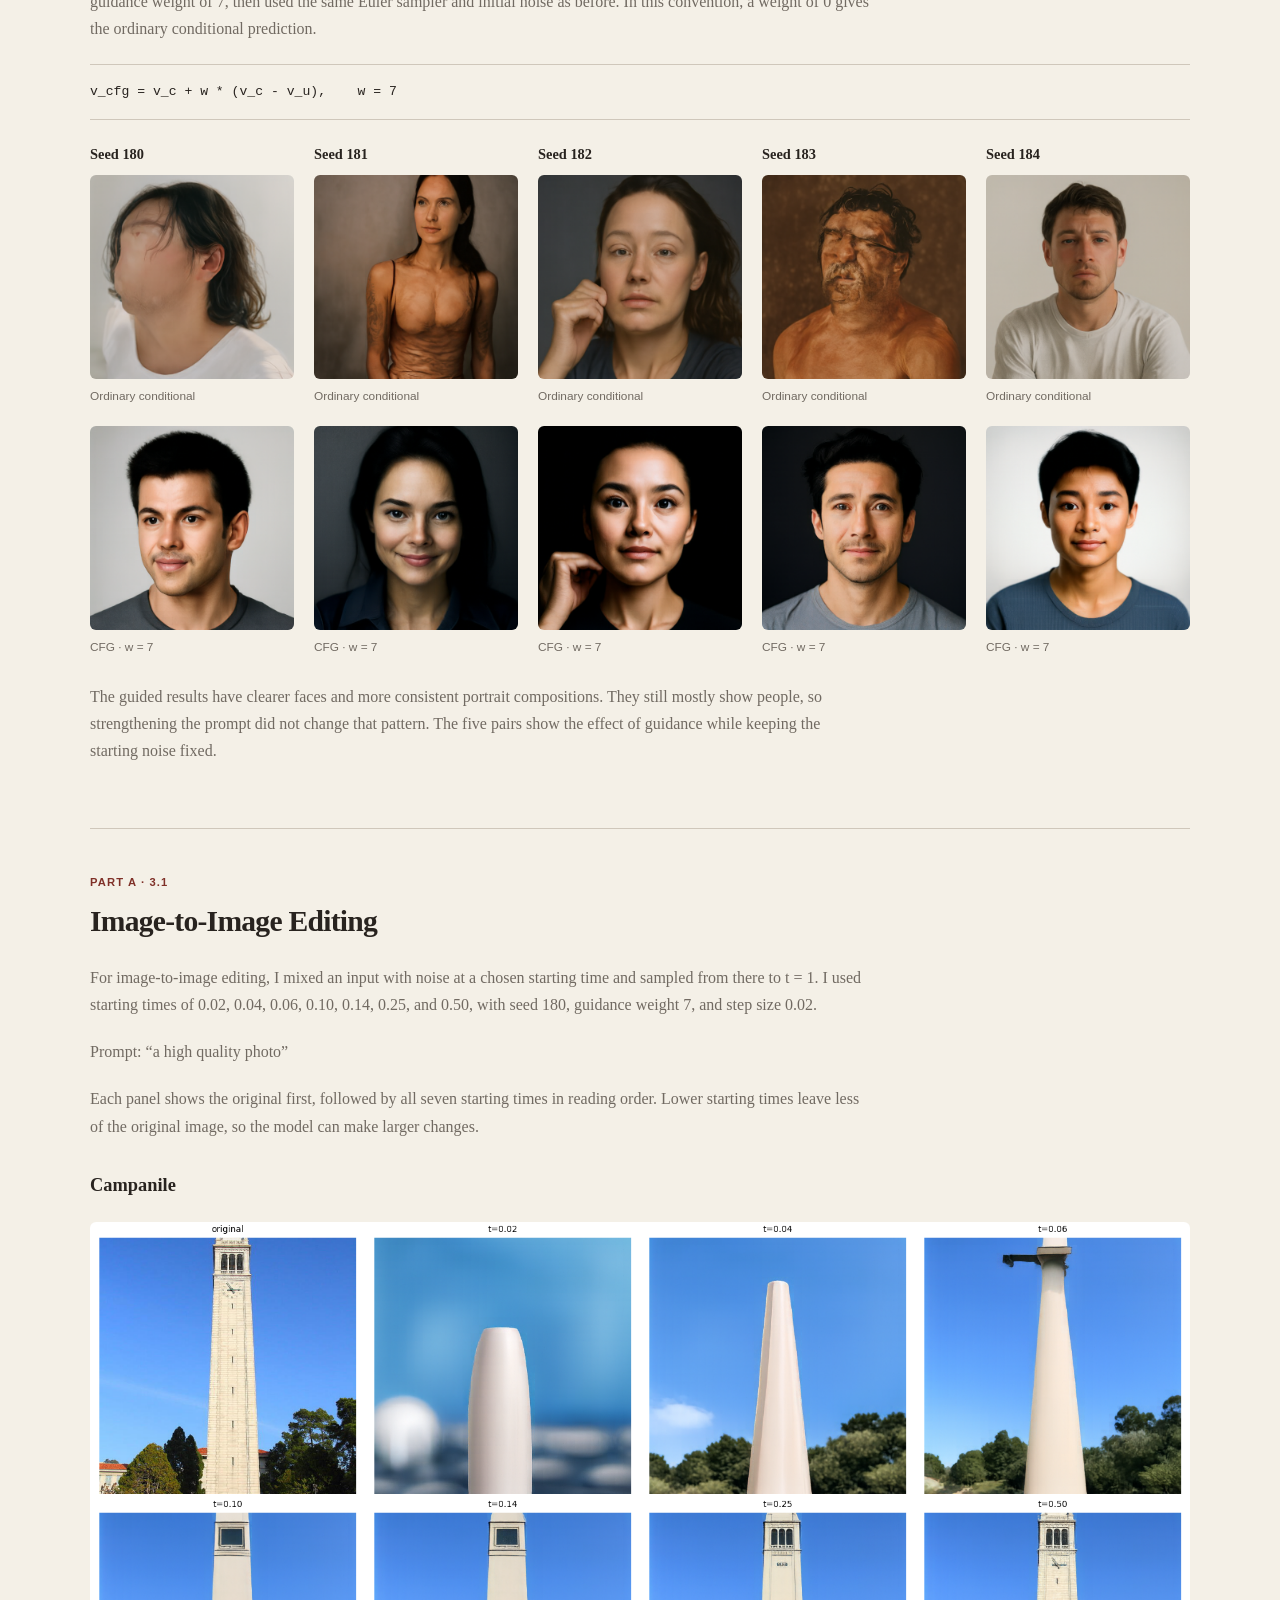
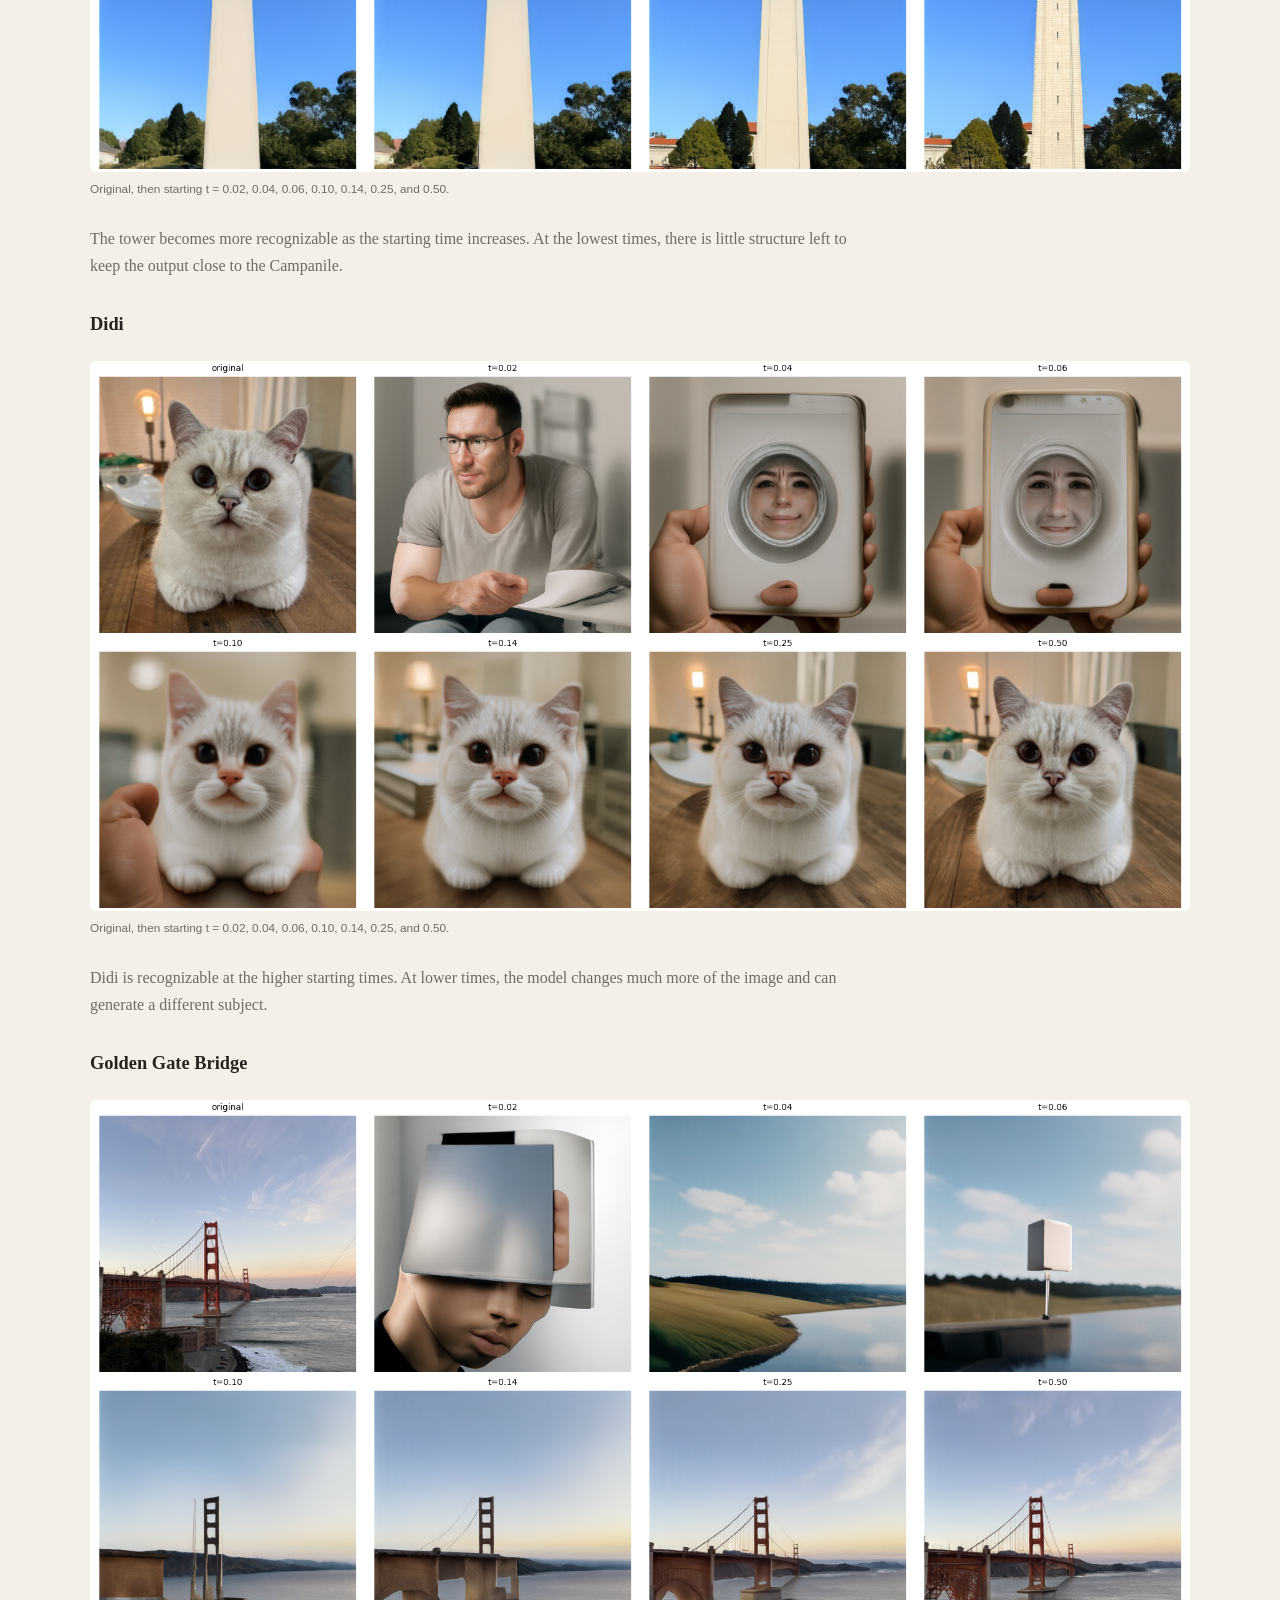
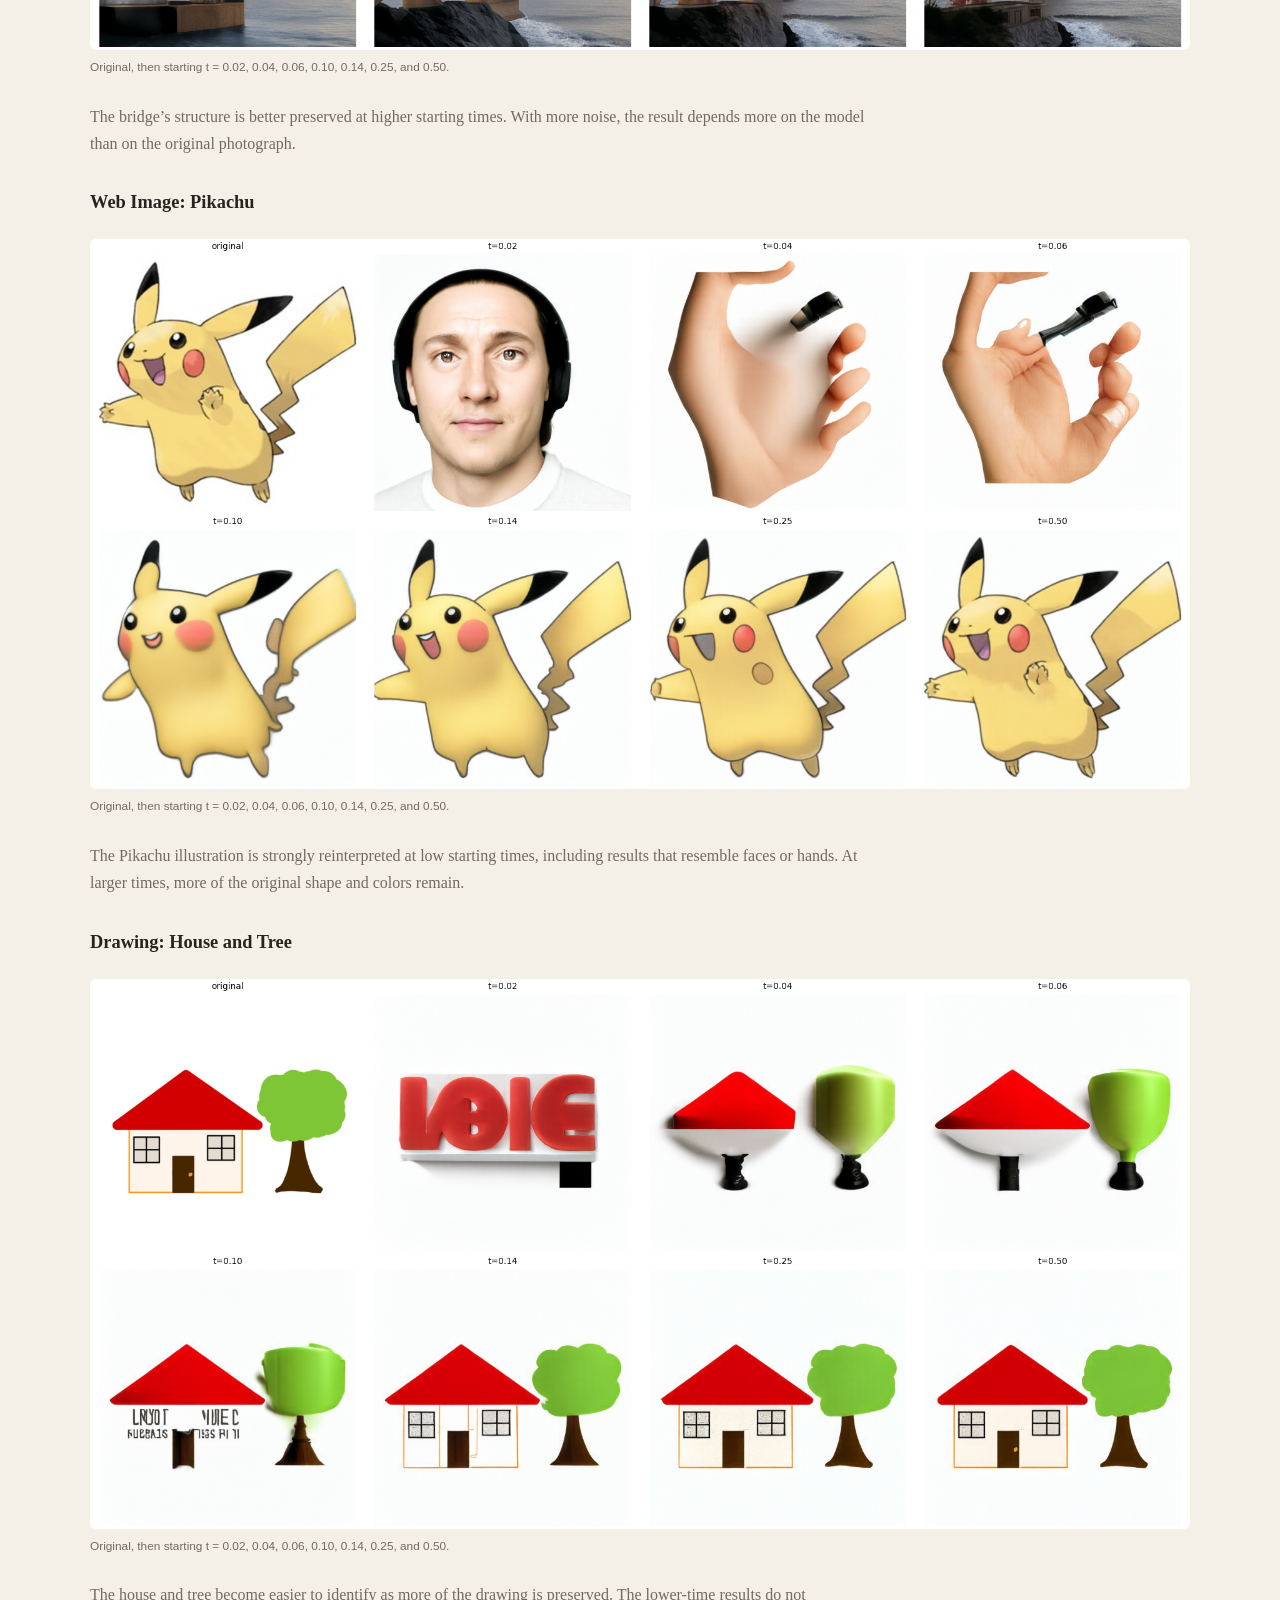
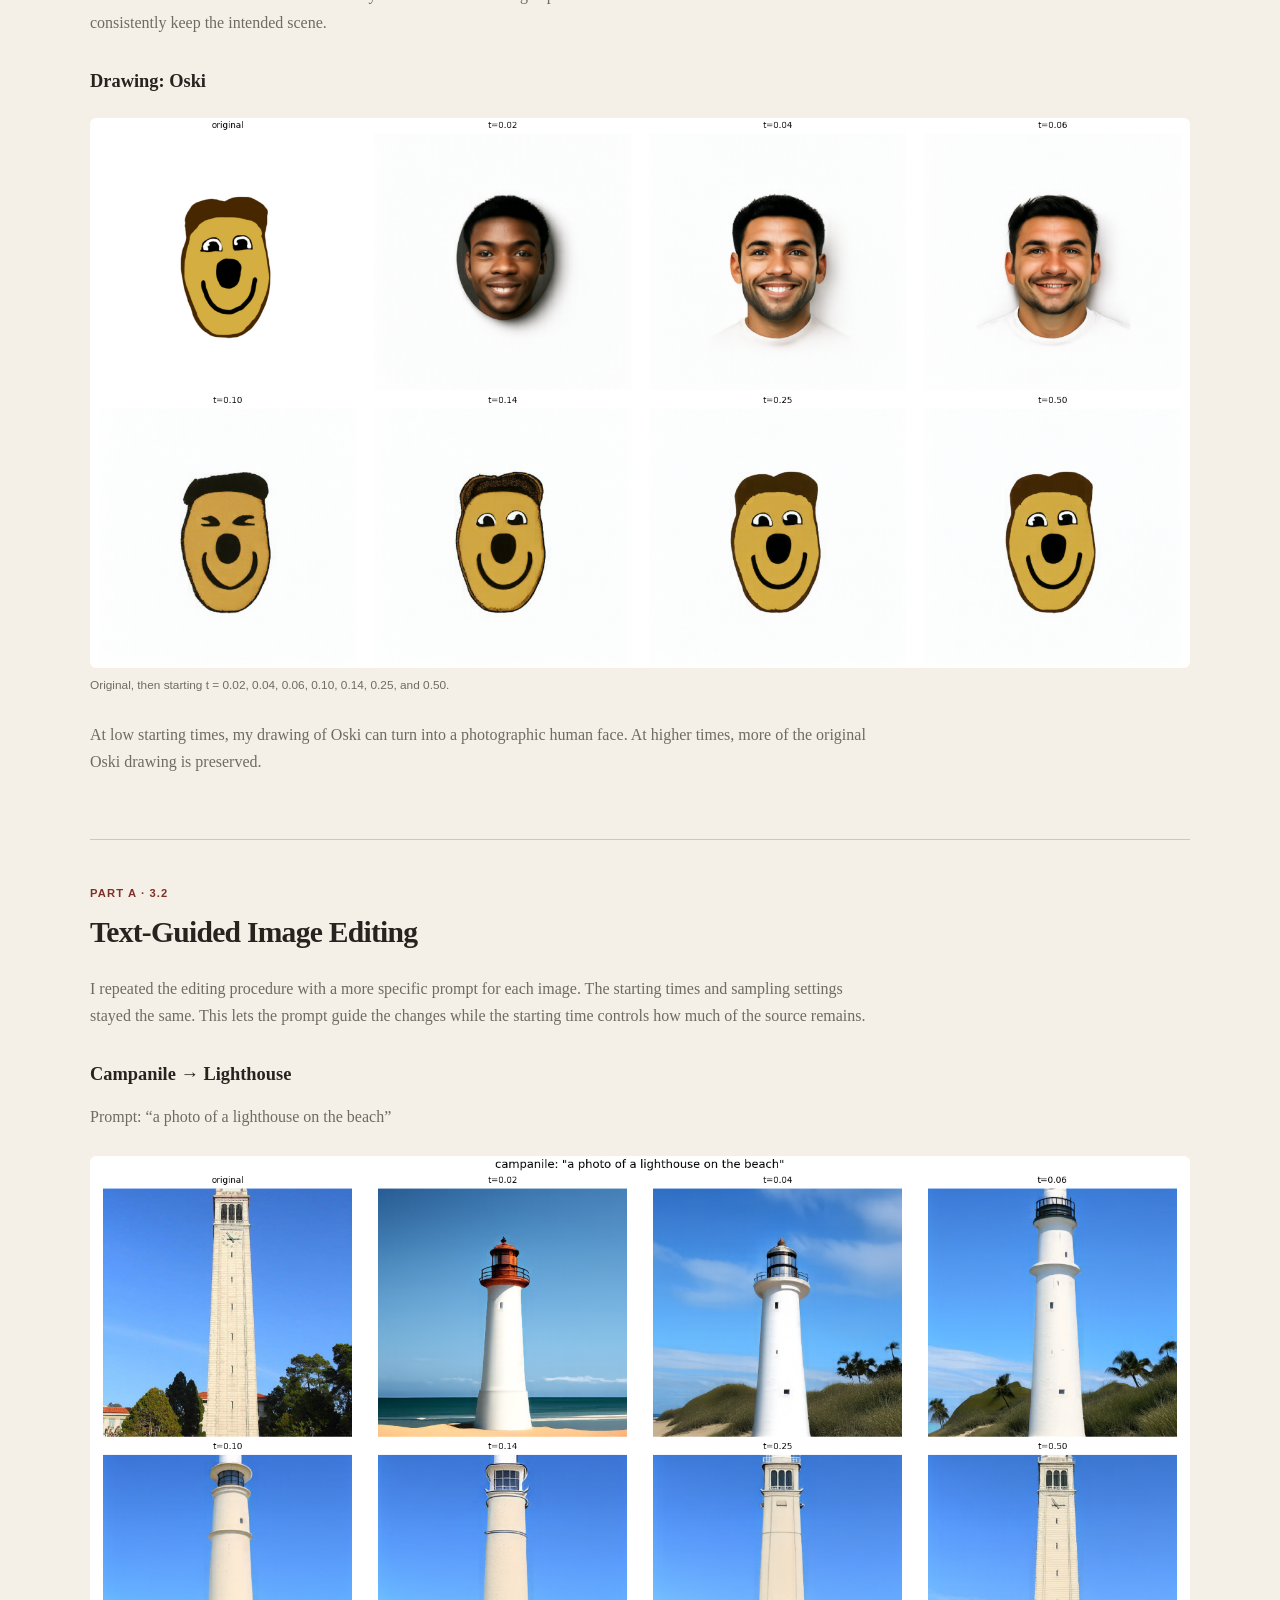
<file: project3/index.html>
<!doctype html>
<html lang="en">
<head>
  <meta charset="utf-8">
  <meta name="viewport" content="width=device-width, initial-scale=1">
  <meta name="description" content="Zach Szeto's CS 180 Project 3: pretrained flow models, image editing, visual anagrams, and flow matching from scratch on MNIST.">
  <meta name="theme-color" content="#f4f0e7">
  <meta property="og:title" content="Fun with Flow Models · Zach Szeto">
  <meta property="og:description" content="Project 3 for UC Berkeley CS 180. Exploring pretrained flow models and training a UNet on MNIST.">
  <meta property="og:type" content="article">
  <title>Project 3 · Fun with Flow Models</title>
  <link rel="stylesheet" href="./styles.css">
</head>
<body>
  <a class="skip-link" href="#content">Skip to content</a>
  <header class="site-header">
    <nav aria-label="Project navigation">
      <a href="../">← All projects</a>
      <a href="https://cal-cs180.github.io/fa26/hw/proj3-flow/index.html">Assignment ↗</a>
    </nav>
  </header>
  <main id="content">
    <header class="hero">
      <p class="eyebrow">CS 180 · Project 3</p>
      <h1>Fun with Flow Models</h1>
      <p class="lede">The goal of this project was to explore how flow models move from noise to an image. In Part A, I used a pretrained model for denoising, image generation, editing, and optical illusions. In Part B, I implemented a UNet and trained it on MNIST, first for single-step denoising and then for flow matching.</p>
      <nav class="contents" aria-label="Page sections">
        <div class="contents-group"><a class="part-link" href="#part-a">Part A</a><div class="contents-links"><a href="#a-noisy">1.1 · Noisy Inputs</a>
<a href="#a-blur">1.2 · Gaussian Blur</a>
<a href="#a-one-step">1.3 · One-Step Denoising</a>
<a href="#a-velocity">1.4 · Velocity</a>
<a href="#a-euler">1.5 · Euler Sampling</a>
<a href="#a-generation">1.6 · Generation</a>
<a href="#a-cfg">2.1 · CFG</a>
<a href="#a-editing">3.1 · Image Editing</a>
<a href="#a-text-editing">3.2 · Text-Guided Editing</a>
<a href="#a-anagrams">3.3 · Anagrams</a>
<a href="#a-hybrids">3.4 · Hybrids</a></div></div>
        <div class="contents-group"><a class="part-link" href="#part-b">Part B</a><div class="contents-links"><a href="#b-unet">1.1 · UNet</a>
<a href="#b-noise">1.2 · Noise</a>
<a href="#b-denoising">1.2.1 · Denoising</a>
<a href="#b-ood">1.2.2 · OOD Testing</a>
<a href="#b-pure-noise">1.2.3 · Pure Noise</a>
<a href="#b-time-conditioning">2.1 · Time Conditioning</a>
<a href="#b-time-training">2.2 · Training</a>
<a href="#b-time-sampling">2.3 · Sampling</a>
<a href="#b-class-conditioning">2.4 · Class Conditioning</a>
<a href="#b-class-training">2.5 · Training</a>
<a href="#b-class-sampling">2.6 · Guided Sampling</a>
<a href="#b-scheduler">Scheduler Comparison</a></div></div>
      </nav>
    </header>
    <section class="part-heading" id="part-a" aria-labelledby="part-a-title">
      <p class="eyebrow">Part A</p>
      <h2 id="part-a-title">Exploring the Power of Flow Models</h2>
      <p>I used the pretrained PixNerd-XXL-P16-T2I model, which predicts a velocity for a noisy image at a given time and text condition. The images are center-cropped and resized to 512 x 512, with RGB values normalized to [-1, 1]. Time runs from pure noise at 0 to a clean image at 1.</p>
      <p class="settings">Seed 180 · Euler step size 0.02 · Guidance weight 7 where CFG is used</p>
    </section>
    <section class="project-section" id="a-noisy" aria-labelledby="a-noisy-title">
  <p class="eyebrow">Part A · 1.1</p>
  <h3 id="a-noisy-title">Constructing Noisy Training Inputs</h3>
<p>I first mixed a photo of my girlfriend’s cat, Didi, with Gaussian noise at three different times. I used the same noise for each image so that only the amount of image information changed. At t = 0 the input is pure noise, and at t = 1 it is the clean image.</p><pre class="equation"><code>x_t = (1 - t) * epsilon + t * x_1</code></pre><h4>Interpolation Implementation</h4><pre class="equation"><code>def interpolate(image, noise, t):
    return (1 - t) * noise + t * image</code></pre><figure class="panel">
  <a class="image-link" href="./images/a/training_inputs.png" aria-label="Open full-size: Original cat photograph and three progressively clearer noisy inputs"><img src="./images/a/training_inputs.png" alt="Original cat photograph and three progressively clearer noisy inputs" width="1760" height="440" loading="lazy" decoding="async"></a>
  <figcaption>Original Didi image, followed by t = 0.25, 0.50, and 0.75. The same noise sample is used throughout.</figcaption>
</figure><p>At t = 0.25, most of the image is hidden by noise. Didi’s face becomes easier to recognize at 0.50, and much of the original image is visible at 0.75. Increasing t both adds more of the image and reduces the contribution from the noise.</p>
</section>

<section class="project-section" id="a-blur" aria-labelledby="a-blur-title">
  <p class="eyebrow">Part A · 1.2</p>
  <h3 id="a-blur-title">Classical Denoising</h3>
<p>The first approach I took to removing the noise was a Gaussian blur. I divided each noisy input by t to restore the image’s brightness, then tried sigma values of 1, 2, 4, 8, and 16. I chose the blur with the lowest mean squared error (MSE) compared with the original image.</p><pre class="equation"><code>x_hat_blur = gaussian_blur(x_t / t)</code></pre><figure class="panel medium">
  <a class="image-link" href="./images/a/blur_0.25.png" aria-label="Open full-size: Noisy Didi photograph and Gaussian-denoised result at time 0.25"><img src="./images/a/blur_0.25.png" alt="Noisy Didi photograph and Gaussian-denoised result at time 0.25" width="880" height="440" loading="lazy" decoding="async"></a>
  <figcaption>t = 0.25 · noisy input on the left, Gaussian blur with sigma = 8 on the right.</figcaption>
</figure>
<figure class="panel medium">
  <a class="image-link" href="./images/a/blur_0.5.png" aria-label="Open full-size: Noisy Didi photograph and Gaussian-denoised result at time 0.5"><img src="./images/a/blur_0.5.png" alt="Noisy Didi photograph and Gaussian-denoised result at time 0.5" width="880" height="440" loading="lazy" decoding="async"></a>
  <figcaption>t = 0.50 · noisy input on the left, Gaussian blur with sigma = 4 on the right.</figcaption>
</figure>
<figure class="panel medium">
  <a class="image-link" href="./images/a/blur_0.75.png" aria-label="Open full-size: Noisy Didi photograph and Gaussian-denoised result at time 0.75"><img src="./images/a/blur_0.75.png" alt="Noisy Didi photograph and Gaussian-denoised result at time 0.75" width="880" height="440" loading="lazy" decoding="async"></a>
  <figcaption>t = 0.75 · noisy input on the left, Gaussian blur with sigma = 2 on the right.</figcaption>
</figure><p>The noisier image needed a stronger blur, which also removed more of the details in Didi’s fur. At t = 0.75, a smaller blur was enough to reduce the noise while preserving more of the face. Selecting sigma this way uses the known original image for comparison.</p>
</section>

<section class="project-section" id="a-one-step" aria-labelledby="a-one-step-title">
  <p class="eyebrow">Part A · 1.3</p>
  <h3 id="a-one-step-title">One-Step Denoising</h3>
<p>I next used the pretrained model to predict the velocity from the noisy image toward a clean image. Multiplying this prediction by the remaining time gives an estimate of the update needed to reach t = 1. Each result below uses one prediction with the prompt “a high quality photo.”</p><pre class="equation"><code>x_hat_1 = x_t + (1 - t) * v_theta(x_t, t, c)</code></pre><figure class="panel">
  <a class="image-link" href="./images/a/one_step_0.25.png" aria-label="Open full-size: Original, noisy, and one-step-denoised Didi at time 0.25"><img src="./images/a/one_step_0.25.png" alt="Original, noisy, and one-step-denoised Didi at time 0.25" width="1320" height="440" loading="lazy" decoding="async"></a>
  <figcaption>t = 0.25 · original, noisy input, and one-step estimate.</figcaption>
</figure>
<figure class="panel">
  <a class="image-link" href="./images/a/one_step_0.5.png" aria-label="Open full-size: Original, noisy, and one-step-denoised Didi at time 0.5"><img src="./images/a/one_step_0.5.png" alt="Original, noisy, and one-step-denoised Didi at time 0.5" width="1320" height="440" loading="lazy" decoding="async"></a>
  <figcaption>t = 0.50 · original, noisy input, and one-step estimate.</figcaption>
</figure>
<figure class="panel">
  <a class="image-link" href="./images/a/one_step_0.75.png" aria-label="Open full-size: Original, noisy, and one-step-denoised Didi at time 0.75"><img src="./images/a/one_step_0.75.png" alt="Original, noisy, and one-step-denoised Didi at time 0.75" width="1320" height="440" loading="lazy" decoding="async"></a>
  <figcaption>t = 0.75 · original, noisy input, and one-step estimate.</figcaption>
</figure><p>The model removes more of the noise than the Gaussian blur and preserves a recognizable face. However, at lower times the result looks softer and some of Didi’s details change. With less information left in the input, the model has to rely more on what it learned during training.</p>
</section>

<section class="project-section" id="a-velocity" aria-labelledby="a-velocity-title">
  <p class="eyebrow">Part A · 1.4</p>
  <h3 id="a-velocity-title">Visualizing Velocity</h3>
<p>Since I know the original image and the noise that was added, I can compute the update that would exactly recover the original. I compared this with the model’s predicted update at each time. The error map shows the root mean squared difference across the three color channels at each pixel.</p><pre class="equation"><code>predicted_update = (1 - t) * v_theta(x_t, t, c)
ground_truth_update = (1 - t) * (x_1 - epsilon) = x_1 - x_t
pixel_error = sqrt(mean_rgb((predicted_update - ground_truth_update)**2))</code></pre><figure class="original-figure">
  <a class="image-link" href="./images/a/velocity_original.png" aria-label="Open full-size: Clean processed photograph of Didi"><img src="./images/a/velocity_original.png" alt="Clean processed photograph of Didi" width="512" height="512" loading="lazy" decoding="async"></a>
  <figcaption>The original image used in all three comparisons.</figcaption>
</figure><figure class="panel">
  <a class="image-link" href="./images/a/velocity_0.25.png" aria-label="Open full-size: Four-panel velocity comparison for Didi at time 0.25"><img src="./images/a/velocity_0.25.png" alt="Four-panel velocity comparison for Didi at time 0.25" width="1760" height="440" loading="lazy" decoding="async"></a>
  <figcaption>t = 0.25 · noisy input, predicted update, ground-truth update, and error heatmap.</figcaption>
</figure>
<figure class="panel">
  <a class="image-link" href="./images/a/velocity_0.50.png" aria-label="Open full-size: Four-panel velocity comparison for Didi at time 0.50"><img src="./images/a/velocity_0.50.png" alt="Four-panel velocity comparison for Didi at time 0.50" width="1760" height="440" loading="lazy" decoding="async"></a>
  <figcaption>t = 0.50 · noisy input, predicted update, ground-truth update, and error heatmap.</figcaption>
</figure>
<figure class="panel">
  <a class="image-link" href="./images/a/velocity_0.75.png" aria-label="Open full-size: Four-panel velocity comparison for Didi at time 0.75"><img src="./images/a/velocity_0.75.png" alt="Four-panel velocity comparison for Didi at time 0.75" width="1760" height="440" loading="lazy" decoding="async"></a>
  <figcaption>t = 0.75 · noisy input, predicted update, ground-truth update, and error heatmap.</figcaption>
</figure><p>The updates use the same symmetric scale, with zero shown as gray. The heatmaps also share one linear scale so they can be compared across times. The predicted update does not exactly match the ground truth because the model only sees the noisy input and prompt, rather than the particular original image and noise that produced it.</p>
</section>

<section class="project-section" id="a-euler" aria-labelledby="a-euler-title">
  <p class="eyebrow">Part A · 1.5</p>
  <h3 id="a-euler-title">Iterative Denoising with Euler Sampling</h3>
<p>Instead of estimating the whole update at once, I used Euler integration to make smaller updates and predict a new velocity after each one. I started from the saved t = 0.50 input and took 25 steps of size 0.02 to reach t = 1.</p><pre class="equation"><code>x_next = x + h * v_theta(x, t, c)</code></pre><figure class="panel trajectory">
  <a class="image-link" href="./images/a/trajectory.png" aria-label="Open full-size: Six stages of Euler denoising from time 0.50 to 1.00"><img src="./images/a/trajectory.png" alt="Six stages of Euler denoising from time 0.50 to 1.00" width="1320" height="880" loading="lazy" decoding="async"></a>
  <figcaption>Initial state, every fifth update, and final state. Read left to right: t = 0.50, 0.60, 0.70, then 0.80, 0.90, and 1.00.</figcaption>
</figure><figure class="panel">
  <a class="image-link" href="./images/a/comparison.png" aria-label="Open full-size: Comparison of the original Didi photo with three denoising methods"><img src="./images/a/comparison.png" alt="Comparison of the original Didi photo with three denoising methods" width="1760" height="440" loading="lazy" decoding="async"></a>
  <figcaption>Original, Gaussian blur, one-step estimate, and Euler result from the same t = 0.50 noisy input.</figcaption>
</figure><div class="table-wrap" tabindex="0" role="region" aria-label="Reconstruction error in the normalized image space"><table><caption>Reconstruction error in the normalized image space</caption><thead><tr><th scope="col">Method</th><th scope="col">Reconstruction MSE</th></tr></thead><tbody><tr><th scope="row">Gaussian blur</th><td>0.009882</td></tr>
<tr><th scope="row">One-step estimate</th><td>0.003694</td></tr>
<tr><th scope="row">Euler sampling</th><td>0.004560</td></tr></tbody></table></div><p>The Euler result has more visible texture than the one-step estimate, but it also changes some details of the original image. In this experiment, the one-step estimate had the lowest MSE. Euler sampling improved on the Gaussian blur, but the sharper-looking result did not mean a more accurate reconstruction.</p>
</section>

<section class="project-section" id="a-generation" aria-labelledby="a-generation-title">
  <p class="eyebrow">Part A · 1.6</p>
  <h3 id="a-generation-title">Generating Images from Noise</h3>
<p>I then started from pure Gaussian noise at t = 0 and used 50 Euler steps to generate new images. All five samples use the prompt “a high quality photo,” with seeds 180 through 184. These use ordinary conditional predictions without classifier-free guidance.</p><div class="gallery five">
<figure class="">
  <a class="image-link" href="./images/a/conditional_0.png" aria-label="Open full-size: Ordinary conditional sample generated with seed 180"><img src="./images/a/conditional_0.png" alt="Ordinary conditional sample generated with seed 180" width="512" height="512" loading="lazy" decoding="async"></a>
  <figcaption>Seed 180</figcaption>
</figure>
<figure class="">
  <a class="image-link" href="./images/a/conditional_1.png" aria-label="Open full-size: Ordinary conditional sample generated with seed 181"><img src="./images/a/conditional_1.png" alt="Ordinary conditional sample generated with seed 181" width="512" height="512" loading="lazy" decoding="async"></a>
  <figcaption>Seed 181</figcaption>
</figure>
<figure class="">
  <a class="image-link" href="./images/a/conditional_2.png" aria-label="Open full-size: Ordinary conditional sample generated with seed 182"><img src="./images/a/conditional_2.png" alt="Ordinary conditional sample generated with seed 182" width="512" height="512" loading="lazy" decoding="async"></a>
  <figcaption>Seed 182</figcaption>
</figure>
<figure class="">
  <a class="image-link" href="./images/a/conditional_3.png" aria-label="Open full-size: Ordinary conditional sample generated with seed 183"><img src="./images/a/conditional_3.png" alt="Ordinary conditional sample generated with seed 183" width="512" height="512" loading="lazy" decoding="async"></a>
  <figcaption>Seed 183</figcaption>
</figure>
<figure class="">
  <a class="image-link" href="./images/a/conditional_4.png" aria-label="Open full-size: Ordinary conditional sample generated with seed 184"><img src="./images/a/conditional_4.png" alt="Ordinary conditional sample generated with seed 184" width="512" height="512" loading="lazy" decoding="async"></a>
  <figcaption>Seed 184</figcaption>
</figure>
</div><p>The samples mostly show people, even though the prompt does not specify a subject. Several faces have distorted or unclear features. The broad prompt leaves the model with little direction about what to generate.</p>
</section>

<section class="project-section" id="a-cfg" aria-labelledby="a-cfg-title">
  <p class="eyebrow">Part A · 2.1</p>
  <h3 id="a-cfg-title">Classifier-Free Guidance</h3>
<p>I used the same prompt, “a high quality photo,” for the ordinary and guided samples. To strengthen the effect of the prompt, I predicted a velocity with the text condition and another with an empty prompt. I combined them using a guidance weight of 7, then used the same Euler sampler and initial noise as before. In this convention, a weight of 0 gives the ordinary conditional prediction.</p><pre class="equation"><code>v_cfg = v_c + w * (v_c - v_u),    w = 7</code></pre><div class="guidance-comparisons"><div class="seed-pair"><h4>Seed 180</h4><figure class="">
  <a class="image-link" href="./images/a/conditional_0.png" aria-label="Open full-size: Seed 180, ordinary conditional generation"><img src="./images/a/conditional_0.png" alt="Seed 180, ordinary conditional generation" width="512" height="512" loading="lazy" decoding="async"></a>
  <figcaption>Ordinary conditional</figcaption>
</figure><figure class="">
  <a class="image-link" href="./images/a/cfg_0.png" aria-label="Open full-size: Seed 180, classifier-free guidance with weight 7"><img src="./images/a/cfg_0.png" alt="Seed 180, classifier-free guidance with weight 7" width="512" height="512" loading="lazy" decoding="async"></a>
  <figcaption>CFG · w = 7</figcaption>
</figure></div>
<div class="seed-pair"><h4>Seed 181</h4><figure class="">
  <a class="image-link" href="./images/a/conditional_1.png" aria-label="Open full-size: Seed 181, ordinary conditional generation"><img src="./images/a/conditional_1.png" alt="Seed 181, ordinary conditional generation" width="512" height="512" loading="lazy" decoding="async"></a>
  <figcaption>Ordinary conditional</figcaption>
</figure><figure class="">
  <a class="image-link" href="./images/a/cfg_1.png" aria-label="Open full-size: Seed 181, classifier-free guidance with weight 7"><img src="./images/a/cfg_1.png" alt="Seed 181, classifier-free guidance with weight 7" width="512" height="512" loading="lazy" decoding="async"></a>
  <figcaption>CFG · w = 7</figcaption>
</figure></div>
<div class="seed-pair"><h4>Seed 182</h4><figure class="">
  <a class="image-link" href="./images/a/conditional_2.png" aria-label="Open full-size: Seed 182, ordinary conditional generation"><img src="./images/a/conditional_2.png" alt="Seed 182, ordinary conditional generation" width="512" height="512" loading="lazy" decoding="async"></a>
  <figcaption>Ordinary conditional</figcaption>
</figure><figure class="">
  <a class="image-link" href="./images/a/cfg_2.png" aria-label="Open full-size: Seed 182, classifier-free guidance with weight 7"><img src="./images/a/cfg_2.png" alt="Seed 182, classifier-free guidance with weight 7" width="512" height="512" loading="lazy" decoding="async"></a>
  <figcaption>CFG · w = 7</figcaption>
</figure></div>
<div class="seed-pair"><h4>Seed 183</h4><figure class="">
  <a class="image-link" href="./images/a/conditional_3.png" aria-label="Open full-size: Seed 183, ordinary conditional generation"><img src="./images/a/conditional_3.png" alt="Seed 183, ordinary conditional generation" width="512" height="512" loading="lazy" decoding="async"></a>
  <figcaption>Ordinary conditional</figcaption>
</figure><figure class="">
  <a class="image-link" href="./images/a/cfg_3.png" aria-label="Open full-size: Seed 183, classifier-free guidance with weight 7"><img src="./images/a/cfg_3.png" alt="Seed 183, classifier-free guidance with weight 7" width="512" height="512" loading="lazy" decoding="async"></a>
  <figcaption>CFG · w = 7</figcaption>
</figure></div>
<div class="seed-pair"><h4>Seed 184</h4><figure class="">
  <a class="image-link" href="./images/a/conditional_4.png" aria-label="Open full-size: Seed 184, ordinary conditional generation"><img src="./images/a/conditional_4.png" alt="Seed 184, ordinary conditional generation" width="512" height="512" loading="lazy" decoding="async"></a>
  <figcaption>Ordinary conditional</figcaption>
</figure><figure class="">
  <a class="image-link" href="./images/a/cfg_4.png" aria-label="Open full-size: Seed 184, classifier-free guidance with weight 7"><img src="./images/a/cfg_4.png" alt="Seed 184, classifier-free guidance with weight 7" width="512" height="512" loading="lazy" decoding="async"></a>
  <figcaption>CFG · w = 7</figcaption>
</figure></div></div><p>The guided results have clearer faces and more consistent portrait compositions. They still mostly show people, so strengthening the prompt did not change that pattern. The five pairs show the effect of guidance while keeping the starting noise fixed.</p>
</section>

<section class="project-section" id="a-editing" aria-labelledby="a-editing-title">
  <p class="eyebrow">Part A · 3.1</p>
  <h3 id="a-editing-title">Image-to-Image Editing</h3>
<p>For image-to-image editing, I mixed an input with noise at a chosen starting time and sampled from there to t = 1. I used starting times of 0.02, 0.04, 0.06, 0.10, 0.14, 0.25, and 0.50, with seed 180, guidance weight 7, and step size 0.02.</p><p class="prompt">Prompt: <q>a high quality photo</q></p><p>Each panel shows the original first, followed by all seven starting times in reading order. Lower starting times leave less of the original image, so the model can make larger changes.</p><h4>Campanile</h4><figure class="panel">
  <a class="image-link" href="./images/a/edit_campanile.png" aria-label="Open full-size: Campanile editing sweep with the original and all seven starting times"><img src="./images/a/edit_campanile.png" alt="Campanile editing sweep with the original and all seven starting times" width="1760" height="880" loading="lazy" decoding="async"></a>
  <figcaption>Original, then starting t = 0.02, 0.04, 0.06, 0.10, 0.14, 0.25, and 0.50.</figcaption>
</figure><p>The tower becomes more recognizable as the starting time increases. At the lowest times, there is little structure left to keep the output close to the Campanile.</p><h4>Didi</h4><figure class="panel">
  <a class="image-link" href="./images/a/edit_my_image_1.png" aria-label="Open full-size: Didi editing sweep with the original and all seven starting times"><img src="./images/a/edit_my_image_1.png" alt="Didi editing sweep with the original and all seven starting times" width="1760" height="880" loading="lazy" decoding="async"></a>
  <figcaption>Original, then starting t = 0.02, 0.04, 0.06, 0.10, 0.14, 0.25, and 0.50.</figcaption>
</figure><p>Didi is recognizable at the higher starting times. At lower times, the model changes much more of the image and can generate a different subject.</p><h4>Golden Gate Bridge</h4><figure class="panel">
  <a class="image-link" href="./images/a/edit_my_image_2.png" aria-label="Open full-size: Golden Gate Bridge editing sweep with the original and all seven starting times"><img src="./images/a/edit_my_image_2.png" alt="Golden Gate Bridge editing sweep with the original and all seven starting times" width="1760" height="880" loading="lazy" decoding="async"></a>
  <figcaption>Original, then starting t = 0.02, 0.04, 0.06, 0.10, 0.14, 0.25, and 0.50.</figcaption>
</figure><p>The bridge’s structure is better preserved at higher starting times. With more noise, the result depends more on the model than on the original photograph.</p><h4>Web Image: Pikachu</h4><figure class="panel">
  <a class="image-link" href="./images/a/edit_web_image.png" aria-label="Open full-size: Web Image: Pikachu editing sweep with the original and all seven starting times"><img src="./images/a/edit_web_image.png" alt="Web Image: Pikachu editing sweep with the original and all seven starting times" width="1760" height="880" loading="lazy" decoding="async"></a>
  <figcaption>Original, then starting t = 0.02, 0.04, 0.06, 0.10, 0.14, 0.25, and 0.50.</figcaption>
</figure><p>The Pikachu illustration is strongly reinterpreted at low starting times, including results that resemble faces or hands. At larger times, more of the original shape and colors remain.</p><h4>Drawing: House and Tree</h4><figure class="panel">
  <a class="image-link" href="./images/a/edit_drawing_1.png" aria-label="Open full-size: Drawing: House and Tree editing sweep with the original and all seven starting times"><img src="./images/a/edit_drawing_1.png" alt="Drawing: House and Tree editing sweep with the original and all seven starting times" width="1760" height="880" loading="lazy" decoding="async"></a>
  <figcaption>Original, then starting t = 0.02, 0.04, 0.06, 0.10, 0.14, 0.25, and 0.50.</figcaption>
</figure><p>The house and tree become easier to identify as more of the drawing is preserved. The lower-time results do not consistently keep the intended scene.</p><h4>Drawing: Oski</h4><figure class="panel">
  <a class="image-link" href="./images/a/edit_drawing_2.png" aria-label="Open full-size: Drawing: Oski editing sweep with the original and all seven starting times"><img src="./images/a/edit_drawing_2.png" alt="Drawing: Oski editing sweep with the original and all seven starting times" width="1760" height="880" loading="lazy" decoding="async"></a>
  <figcaption>Original, then starting t = 0.02, 0.04, 0.06, 0.10, 0.14, 0.25, and 0.50.</figcaption>
</figure><p>At low starting times, my drawing of Oski can turn into a photographic human face. At higher times, more of the original Oski drawing is preserved.</p>
</section>

<section class="project-section" id="a-text-editing" aria-labelledby="a-text-editing-title">
  <p class="eyebrow">Part A · 3.2</p>
  <h3 id="a-text-editing-title">Text-Guided Image Editing</h3>
<p>I repeated the editing procedure with a more specific prompt for each image. The starting times and sampling settings stayed the same. This lets the prompt guide the changes while the starting time controls how much of the source remains.</p><h4>Campanile → Lighthouse</h4><p class="prompt">Prompt: <q>a photo of a lighthouse on the beach</q></p><figure class="panel">
  <a class="image-link" href="./images/a/text_edit_campanile.png" aria-label="Open full-size: Campanile → Lighthouse text-guided editing at seven starting times"><img src="./images/a/text_edit_campanile.png" alt="Campanile → Lighthouse text-guided editing at seven starting times" width="1760" height="880" loading="lazy" decoding="async"></a>
  <figcaption>Original, then starting t = 0.02, 0.04, 0.06, 0.10, 0.14, 0.25, and 0.50.</figcaption>
</figure><p>The result takes on lighthouse features while keeping a tower-like shape. Larger starting times preserve more of the Campanile.</p><h4>Didi → Tiger</h4><p class="prompt">Prompt: <q>a photo of a tiger</q></p><figure class="panel">
  <a class="image-link" href="./images/a/text_edit_my_image_1.png" aria-label="Open full-size: Didi → Tiger text-guided editing at seven starting times"><img src="./images/a/text_edit_my_image_1.png" alt="Didi → Tiger text-guided editing at seven starting times" width="1760" height="880" loading="lazy" decoding="async"></a>
  <figcaption>Original, then starting t = 0.02, 0.04, 0.06, 0.10, 0.14, 0.25, and 0.50.</figcaption>
</figure><p>At lower starting times, the model changes Didi into a tiger. At higher times, more of the original cat remains, so the prompt has less room to change the image.</p><h4>Golden Gate Bridge → Rope Bridge</h4><p class="prompt">Prompt: <q>a cartoon of an old rope bridge</q></p><figure class="panel">
  <a class="image-link" href="./images/a/text_edit_my_image_2.png" aria-label="Open full-size: Golden Gate Bridge → Rope Bridge text-guided editing at seven starting times"><img src="./images/a/text_edit_my_image_2.png" alt="Golden Gate Bridge → Rope Bridge text-guided editing at seven starting times" width="1760" height="880" loading="lazy" decoding="async"></a>
  <figcaption>Original, then starting t = 0.02, 0.04, 0.06, 0.10, 0.14, 0.25, and 0.50.</figcaption>
</figure><p>The lower-time results look more like a stylized rope bridge. Increasing the starting time brings back more of the original Golden Gate photograph.</p>
</section>

<section class="project-section" id="a-anagrams" aria-labelledby="a-anagrams-title">
  <p class="eyebrow">Part A · 3.3</p>
  <h3 id="a-anagrams-title">Visual Anagrams</h3>
<p>To create an image with two interpretations, I predicted one velocity for the upright image and another for the image rotated by 180 degrees. I rotated the second prediction back, averaged the two velocities, and used the result for each Euler update.</p><pre class="equation"><code>v_a = CFG(x, t, prompt_a)
v_b = rotate180(CFG(rotate180(x), t, prompt_b))
v = (v_a + v_b) / 2</code></pre><h4>Llama and Shark</h4><p class="prompt">Upright: <q>a watercolor of llama</q><br>Rotated: <q>a watercolor of a shark</q></p><figure class="panel medium">
  <a class="image-link" href="./images/a/anagram_views_0.png" aria-label="Open full-size: Watercolor anagram shown upright as a llama and rotated as a shark"><img src="./images/a/anagram_views_0.png" alt="Watercolor anagram shown upright as a llama and rotated as a shark" width="880" height="440" loading="lazy" decoding="async"></a>
  <figcaption>Seed 180 · upright view on the left; the same image rotated 180 degrees on the right.</figcaption>
</figure><p>The long ears in the upright view become fins when the image is rotated. The same outlines work for both subjects while keeping the watercolor style.</p><h4>Playground and Old Man</h4><p class="prompt">Upright: <q>an oil painting of a children's playground</q><br>Rotated: <q>an oil painting of a old man smoking a pipe</q></p><figure class="panel medium">
  <a class="image-link" href="./images/a/anagram_views_1.png" aria-label="Open full-size: Oil painting anagram of a playground and an old man smoking a pipe"><img src="./images/a/anagram_views_1.png" alt="Oil painting anagram of a playground and an old man smoking a pipe" width="880" height="440" loading="lazy" decoding="async"></a>
  <figcaption>Seed 181 · upright view on the left; the same image rotated 180 degrees on the right.</figcaption>
</figure><p>The playground is visible upright, and rotating the image brings out the old man’s face and pipe.</p>
</section>

<section class="project-section" id="a-hybrids" aria-labelledby="a-hybrids-title">
  <p class="eyebrow">Part A · 3.4</p>
  <h3 id="a-hybrids-title">Hybrid Images</h3>
<p>For these hybrids, I combined the low frequencies of one guided velocity prediction with the high frequencies of another at every sampling step. I used a Gaussian filter with sigma 16 and a 265 x 265 kernel. The low-frequency prompt is intended to be seen from farther away, while the high-frequency prompt supplies the closer details.</p><pre class="equation"><code>v = lowpass(v_a) + (v_b - lowpass(v_b))</code></pre><h4>Eye and Galaxy</h4><p class="prompt">Distant / low frequencies: <q>a lithograph of a human eye</q><br>Close / high frequencies: <q>a lithograph of a galaxy full of stars</q><br>Seed: 180</p><div class="hybrid-comparison"><figure class="near-view">
  <a class="image-link" href="./images/a/hybrid_0.png" aria-label="Open full-size: Eye and Galaxy hybrid at large scale"><img src="./images/a/hybrid_0.png" alt="Eye and Galaxy hybrid at large scale" width="512" height="512" loading="lazy" decoding="async"></a>
  <figcaption>Close view</figcaption>
</figure><figure class="far-view">
  <a class="image-link" href="./images/a/hybrid_0.png" aria-label="Open full-size: Eye and Galaxy hybrid displayed at 64 pixels wide"><img src="./images/a/hybrid_0.png" alt="Eye and Galaxy hybrid displayed at 64 pixels wide" width="512" height="512" loading="lazy" decoding="async"></a>
  <figcaption>Distant view</figcaption>
</figure></div><p>The broad circular shape and dark center suggest an eye in the small view. Up close, the stars and swirling details are more visible.</p><h4>Zebra and City</h4><p class="prompt">Distant / low frequencies: <q>an oil painting of a zebra</q><br>Close / high frequencies: <q>an oil painting of a dense city of skyscrapers</q><br>Seed: 181</p><div class="hybrid-comparison"><figure class="near-view">
  <a class="image-link" href="./images/a/hybrid_1.png" aria-label="Open full-size: Zebra and City hybrid at large scale"><img src="./images/a/hybrid_1.png" alt="Zebra and City hybrid at large scale" width="512" height="512" loading="lazy" decoding="async"></a>
  <figcaption>Close view</figcaption>
</figure><figure class="far-view">
  <a class="image-link" href="./images/a/hybrid_1.png" aria-label="Open full-size: Zebra and City hybrid displayed at 64 pixels wide"><img src="./images/a/hybrid_1.png" alt="Zebra and City hybrid displayed at 64 pixels wide" width="512" height="512" loading="lazy" decoding="async"></a>
  <figcaption>Distant view</figcaption>
</figure></div><p>The skyscrapers are clear, but the zebra interpretation is much weaker. Reducing the image makes the larger shapes easier to see, although it still does not clearly read as a zebra.</p>
</section>
    <section class="part-heading" id="part-b" aria-labelledby="part-b-title">
      <p class="eyebrow">Part B</p>
      <h2 id="part-b-title">Flow Matching from Scratch</h2>
      <p>For this part, I trained my own models on MNIST. The inputs are 28 x 28 grayscale images with clean pixel values in [0, 1]. I used the 60,000-image training set for training and held-out test images for the denoising comparisons. All models used Adam and MSE loss.</p>
      <div class="table-wrap" tabindex="0" role="region" aria-label="Part B training and sampling settings"><table><caption>Part B training and sampling settings</caption><thead><tr><th scope="col">Experiment</th><th scope="col">Width</th><th scope="col">Batch</th><th scope="col">Epochs</th><th scope="col">Adam learning rate</th><th scope="col">Sampling</th></tr></thead><tbody><tr><th scope="row">Single-step denoiser</th><td>128</td><td>256</td><td>5</td><td>0.0001</td><td>One prediction; sigma = 0.5</td></tr>
<tr><th scope="row">Pure-noise regression</th><td>128</td><td>256</td><td>5</td><td>0.0001</td><td>One prediction</td></tr>
<tr><th scope="row">Time-conditioned flow</th><td>64</td><td>64</td><td>10</td><td>0.01, exponential decay</td><td>50 Euler steps</td></tr>
<tr><th scope="row">Class-conditioned flow</th><td>64</td><td>64</td><td>10</td><td>0.01, exponential decay</td><td>300 steps; guidance 5</td></tr>
<tr><th scope="row">Class-conditioned comparison</th><td>64</td><td>64</td><td>10</td><td>0.001, constant</td><td>300 steps; guidance 5</td></tr></tbody></table></div>
      <p class="settings">Colab Tesla T4 · float32 · Sampling seed 180</p>
    </section>
    <section class="project-section" id="b-unet" aria-labelledby="b-unet-title">
  <p class="eyebrow">Part B · 1.1</p>
  <h3 id="b-unet-title">Implementing the UNet</h3>
<p>I first implemented a UNet to denoise MNIST images. The encoder reduces the image from 28 x 28 to 14 x 14 and then 7 x 7 before pooling to 1 x 1. The decoder upsamples back to the original size. At each stage, I concatenate the corresponding encoder features with the decoder features so that the model can use details from earlier layers.</p><div class="architecture" role="img" aria-label="UNet: input at 28 by 28, encoder at 14 and 7, bottleneck at 1, decoder at 7, 14 and 28, output at 28. Skip connections join matching resolutions."><div><span>Encoder</span><code>28 x 28 → 14 x 14 → 7 x 7</code></div><div><span>Bottleneck</span><code>7 x 7 → 1 x 1 → 7 x 7</code></div><div><span>Decoder + skip connections</span><code>7 x 7 → 14 x 14 → 28 x 28</code></div></div><p>Each convolution block uses convolution, batch normalization, and GELU. Downsampling uses a stride of 2, and upsampling uses transposed convolutions. The final convolution produces one grayscale channel without a sigmoid. I used a hidden width of 128 for the single-step experiments.</p>
</section>

<section class="project-section" id="b-noise" aria-labelledby="b-noise-title">
  <p class="eyebrow">Part B · 1.2</p>
  <h3 id="b-noise-title">Using the UNet to Train a Denoiser</h3>
<p>I added Gaussian noise to clean MNIST test images using the equation below. For each digit, I kept the noise sample fixed and changed sigma so the effect of stronger noise could be compared directly.</p><pre class="equation"><code>z = x + sigma * epsilon,    epsilon ~ N(0, I)</code></pre><figure class="panel">
  <a class="image-link" href="./images/b/noise_levels.png" aria-label="Open full-size: Five MNIST digits corrupted at seven increasing Gaussian noise levels"><img src="./images/b/noise_levels.png" alt="Five MNIST digits corrupted at seven increasing Gaussian noise levels" width="1440" height="690" loading="lazy" decoding="async"></a>
  <figcaption>Rows: test digits 7, 2, 1, 0, and 4. Columns: sigma = 0, 0.2, 0.4, 0.5, 0.6, 0.8, and 1.0.</figcaption>
</figure><p>The digits are easy to read at lower noise levels, but the strokes become harder to distinguish from the background as sigma increases. At sigma 0 the input is unchanged.</p>
</section>

<section class="project-section" id="b-denoising" aria-labelledby="b-denoising-title">
  <p class="eyebrow">Part B · 1.2.1</p>
  <h3 id="b-denoising-title">Training the Denoiser</h3>
<p>I trained the UNet for five epochs to reconstruct clean images from inputs with sigma 0.5 noise. I used Adam with a learning rate of 0.0001, a batch size of 256, and MSE loss. Noise was generated when each batch was loaded, so the model saw different corruptions during training.</p><pre class="equation"><code>loss = MSE(D_theta(x + 0.5 * epsilon), x)</code></pre><figure class="panel loss-figure">
  <a class="image-link" href="./images/b/denoise_loss.png" aria-label="Open full-size: Training loss for the single-step MNIST denoiser"><img src="./images/b/denoise_loss.png" alt="Training loss for the single-step MNIST denoiser" width="960" height="360" loading="lazy" decoding="async"></a>
  <figcaption>Image-reconstruction MSE over training steps. Blue shows minibatch loss; orange shows a 100-step moving average.</figcaption>
</figure><div class="gallery two">
<figure class="">
  <a class="image-link" href="./images/b/denoise_1.png" aria-label="Open full-size: Single-step denoising after epoch 1, with aligned clean, noisy and predicted rows"><img src="./images/b/denoise_1.png" alt="Single-step denoising after epoch 1, with aligned clean, noisy and predicted rows" width="1440" height="413" loading="lazy" decoding="async"></a>
  <figcaption>Epoch 1 · clean targets, noisy inputs, and predictions from top to bottom.</figcaption>
</figure>
<figure class="">
  <a class="image-link" href="./images/b/denoise_5.png" aria-label="Open full-size: Single-step denoising after epoch 5, with aligned clean, noisy and predicted rows"><img src="./images/b/denoise_5.png" alt="Single-step denoising after epoch 5, with aligned clean, noisy and predicted rows" width="1440" height="413" loading="lazy" decoding="async"></a>
  <figcaption>Epoch 5 · clean targets, noisy inputs, and predictions from top to bottom.</figcaption>
</figure>
</div><p>The model removes most of the background noise after one epoch. By epoch 5, the digits look cleaner and closer to the original strokes, although some small details are still smoothed out. Both comparisons use the same ten noisy test images, which were not used for training.</p>
</section>

<section class="project-section" id="b-ood" aria-labelledby="b-ood-title">
  <p class="eyebrow">Part B · 1.2.2</p>
  <h3 id="b-ood-title">Out-of-Distribution Testing</h3>
<p>The denoiser was trained only with sigma 0.5 noise. I tested the five-epoch model on the same digit and noise sample at different noise levels to see how well it handled a different corruption strength.</p><figure class="panel ood-figure">
  <a class="image-link" href="./images/b/ood.png" aria-label="Open full-size: MNIST digit seven denoised at seven noise levels by a model trained at sigma 0.5"><img src="./images/b/ood.png" alt="MNIST digit seven denoised at seven noise levels by a model trained at sigma 0.5" width="1440" height="965" loading="lazy" decoding="async"></a>
  <figcaption>Noisy input on the left and prediction on the right. Rows run from sigma = 0 to 0.2, 0.4, 0.5, 0.6, 0.8, and 1.0.</figcaption>
</figure><p>The 7 remains recognizable at the lower and moderate noise levels, including 0.6. At 0.8 and 1.0, the predicted strokes become more distorted and lose the shape of the original digit. This example shows that the model is sensitive to noise levels above the one it was trained on.</p>
</section>

<section class="project-section" id="b-pure-noise" aria-labelledby="b-pure-noise-title">
  <p class="eyebrow">Part B · 1.2.3</p>
  <h3 id="b-pure-noise-title">Denoising Pure Noise</h3>
<p>I trained a separate UNet using pure Gaussian noise as the input and a clean MNIST image as the target. The architecture, optimizer, batch size, and five-epoch training length stayed the same as the denoising experiment. Unlike the earlier inputs, the noise here contains no information about which target digit it is paired with.</p><figure class="panel loss-figure">
  <a class="image-link" href="./images/b/pure_noise_loss.png" aria-label="Open full-size: Training loss for the pure-noise regression model"><img src="./images/b/pure_noise_loss.png" alt="Training loss for the pure-noise regression model" width="960" height="360" loading="lazy" decoding="async"></a>
  <figcaption>Image-reconstruction MSE for independent-noise regression over training steps.</figcaption>
</figure><div class="gallery two">
<figure class="">
  <a class="image-link" href="./images/b/pure_noise_1.png" aria-label="Open full-size: Forty blurry pure-noise regression outputs at epoch 1"><img src="./images/b/pure_noise_1.png" alt="Forty blurry pure-noise regression outputs at epoch 1" width="1440" height="552" loading="lazy" decoding="async"></a>
  <figcaption>Epoch 1 · 40 outputs from the same fixed noise inputs.</figcaption>
</figure>
<figure class="">
  <a class="image-link" href="./images/b/pure_noise_5.png" aria-label="Open full-size: Forty blurry pure-noise regression outputs at epoch 5"><img src="./images/b/pure_noise_5.png" alt="Forty blurry pure-noise regression outputs at epoch 5" width="1440" height="552" loading="lazy" decoding="async"></a>
  <figcaption>Epoch 5 · 40 outputs from the same fixed noise inputs.</figcaption>
</figure>
</div><p>The outputs look like similar blurry combinations of digit strokes rather than different handwritten digits. With MSE loss, the best prediction is the average of the possible targets. Since the input noise is independent of the digit, the network has no way to choose one particular digit and instead learns something close to the average MNIST image.</p>
</section>

<section class="project-section" id="b-time-conditioning" aria-labelledby="b-time-conditioning-title">
  <p class="eyebrow">Part B · 2.1</p>
  <h3 id="b-time-conditioning-title">Adding Time Conditioning to the UNet</h3>
<p>For flow matching, I changed the network to predict a velocity rather than a clean image directly. I mixed a clean training image with independent Gaussian noise at a random time between 0 and 1. The target velocity is the difference between the clean image and the noise.</p><pre class="equation"><code>x_t = (1 - t) * x_0 + t * x_1
v_target = x_1 - x_0
loss = MSE(v_theta(x_t, t), x_1 - x_0)</code></pre><p>I used a hidden width of 64 and added two fully connected blocks to embed the time. Each block has two linear layers with GELU between them. The embeddings multiply the features after unflattening at 7 x 7 and after the first upsampling stage at 14 x 14.</p>
</section>

<section class="project-section" id="b-time-training" aria-labelledby="b-time-training-title">
  <p class="eyebrow">Part B · 2.2</p>
  <h3 id="b-time-training-title">Training the Time-Conditioned UNet</h3>
<p>I trained on the MNIST training set for ten epochs with a batch size of 64. Adam started at a learning rate of 0.01, and an exponential scheduler multiplied it by 0.1 ** (1/10) after each epoch. I sampled fresh noise and a continuous random time for each training example.</p><figure class="panel loss-figure">
  <a class="image-link" href="./images/b/time_loss.png" aria-label="Open full-size: Training loss for the time-conditioned flow matching model"><img src="./images/b/time_loss.png" alt="Training loss for the time-conditioned flow matching model" width="960" height="360" loading="lazy" decoding="async"></a>
  <figcaption>Velocity-prediction MSE over optimizer steps; the orange line is the 100-step moving average.</figcaption>
</figure><p>The loss drops quickly at first and then improves more gradually. This loss measures velocity prediction, so its values are not directly comparable to the image-reconstruction losses from the single-step experiments.</p>
</section>

<section class="project-section" id="b-time-sampling" aria-labelledby="b-time-sampling-title">
  <p class="eyebrow">Part B · 2.3</p>
  <h3 id="b-time-sampling-title">Sampling from the Time-Conditioned UNet</h3>
<p>To generate images, I started with Gaussian noise and integrated the predicted velocity from t = 0 to t = 1 using 50 Euler steps. I reset the sampling seed to 180 at each saved epoch, so the comparisons use the same starting noise.</p><pre class="equation"><code>x_next = x + v_theta(x, t) / T,    T = 50</code></pre><figure class="panel sample-figure">
  <a class="image-link" href="./images/b/time_samples_1.png" aria-label="Open full-size: Forty time-conditioned MNIST flow samples after epoch 1"><img src="./images/b/time_samples_1.png" alt="Forty time-conditioned MNIST flow samples after epoch 1" width="1440" height="552" loading="lazy" decoding="async"></a>
  <figcaption>Epoch 1 · 40 samples, without digit-class conditioning.</figcaption>
</figure>
<figure class="panel sample-figure">
  <a class="image-link" href="./images/b/time_samples_5.png" aria-label="Open full-size: Forty time-conditioned MNIST flow samples after epoch 5"><img src="./images/b/time_samples_5.png" alt="Forty time-conditioned MNIST flow samples after epoch 5" width="1440" height="552" loading="lazy" decoding="async"></a>
  <figcaption>Epoch 5 · 40 samples, without digit-class conditioning.</figcaption>
</figure>
<figure class="panel sample-figure">
  <a class="image-link" href="./images/b/time_samples_10.png" aria-label="Open full-size: Forty time-conditioned MNIST flow samples after epoch 10"><img src="./images/b/time_samples_10.png" alt="Forty time-conditioned MNIST flow samples after epoch 10" width="1440" height="552" loading="lazy" decoding="async"></a>
  <figcaption>Epoch 10 · 40 samples, without digit-class conditioning.</figcaption>
</figure><p>At epoch 1, many outputs are fragmented or difficult to read. By epoch 5, recognizable digits appear much more often, and the epoch-10 samples are generally cleaner. Some ambiguous shapes remain. These grids are not organized by digit class because the model is only given time.</p>
</section>

<section class="project-section" id="b-class-conditioning" aria-labelledby="b-class-conditioning-title">
  <p class="eyebrow">Part B · 2.4</p>
  <h3 id="b-class-conditioning-title">Adding Class Conditioning to the UNet</h3>
<p>I added the digit label as a ten-dimensional one-hot vector and used two more fully connected blocks to embed it. This lets the model predict a velocity for a specific digit instead of choosing the class on its own.</p><pre class="equation"><code>Bottleneck features = c_1 * features + t_1
First upsampled features = c_2 * features + t_2</code></pre><p>In this model, the class embeddings multiply the features and the time embeddings are added. During training, I dropped the class input for 10% of examples by setting its one-hot vector to zero. Time conditioning stayed active. This trains the same network to predict velocities both with and without a digit label.</p>
</section>

<section class="project-section" id="b-class-training" aria-labelledby="b-class-training-title">
  <p class="eyebrow">Part B · 2.5</p>
  <h3 id="b-class-training-title">Training the Class-Conditioned UNet</h3>
<p>I trained a new class-conditioned model for ten epochs using the same width of 64, batch size of 64, and exponentially decayed learning rate starting at 0.01. The target was still the velocity x_1 - x_0, with MSE loss.</p><figure class="panel loss-figure">
  <a class="image-link" href="./images/b/class_loss.png" aria-label="Open full-size: Training loss for class-conditioned MNIST flow matching"><img src="./images/b/class_loss.png" alt="Training loss for class-conditioned MNIST flow matching" width="960" height="360" loading="lazy" decoding="async"></a>
  <figcaption>Class-conditioned velocity-prediction MSE. Blue shows minibatch loss and orange shows its moving average.</figcaption>
</figure><p>The loss falls sharply early in training and then decreases more slowly. The label gives the model information about which digit the noisy input should move toward.</p>
</section>

<section class="project-section" id="b-class-sampling" aria-labelledby="b-class-sampling-title">
  <p class="eyebrow">Part B · 2.6</p>
  <h3 id="b-class-sampling-title">Sampling with Classifier-Free Guidance</h3>
<p>At each sampling step, I predicted the velocity with the requested class and with the class input dropped. I used a guidance scale of 5 and 300 Euler steps. Part B uses the unconditional prediction as the base in the guidance equation; under this convention, a scale of 1 gives ordinary conditional sampling.</p><pre class="equation"><code>v_guided = v_uncond + 5 * (v_cond - v_uncond)</code></pre><figure class="panel sample-figure">
  <a class="image-link" href="./images/b/class_samples_1.png" aria-label="Open full-size: Class-conditioned samples at epoch 1, four rows of requested digits zero through nine"><img src="./images/b/class_samples_1.png" alt="Class-conditioned samples at epoch 1, four rows of requested digits zero through nine" width="1440" height="552" loading="lazy" decoding="async"></a>
  <figcaption>Epoch 1 · columns are requested digits 0–9, with four examples of each digit.</figcaption>
</figure>
<figure class="panel sample-figure">
  <a class="image-link" href="./images/b/class_samples_5.png" aria-label="Open full-size: Class-conditioned samples at epoch 5, four rows of requested digits zero through nine"><img src="./images/b/class_samples_5.png" alt="Class-conditioned samples at epoch 5, four rows of requested digits zero through nine" width="1440" height="552" loading="lazy" decoding="async"></a>
  <figcaption>Epoch 5 · columns are requested digits 0–9, with four examples of each digit.</figcaption>
</figure>
<figure class="panel sample-figure">
  <a class="image-link" href="./images/b/class_samples_10.png" aria-label="Open full-size: Class-conditioned samples at epoch 10, four rows of requested digits zero through nine"><img src="./images/b/class_samples_10.png" alt="Class-conditioned samples at epoch 10, four rows of requested digits zero through nine" width="1440" height="552" loading="lazy" decoding="async"></a>
  <figcaption>Epoch 10 · columns are requested digits 0–9, with four examples of each digit.</figcaption>
</figure><p>The class-organized structure is already visible after one epoch, although some digits have incomplete or extra strokes. By epochs 5 and 10, most samples are clean and recognizable, with variation in stroke shape and thickness. These results also use more integration steps and guidance than the time-only model, so the comparison does not isolate class conditioning alone.</p>
</section>

<section class="project-section" id="b-scheduler" aria-labelledby="b-scheduler-title">
  <p class="eyebrow">Part B · Scheduler Comparison</p>
  <h3 id="b-scheduler-title">Removing the Learning-Rate Scheduler</h3>
<p>I trained another class-conditioned model from scratch without the exponential scheduler. To compensate, I lowered Adam’s learning rate from an initial 0.01 to a constant 0.001. The architecture, ten training epochs, batch size, class dropout, and sampling settings stayed the same.</p><div class="gallery two">
<figure class="">
  <a class="image-link" href="./images/b/class_loss.png" aria-label="Open full-size: Class-conditioned training loss with exponential learning-rate decay"><img src="./images/b/class_loss.png" alt="Class-conditioned training loss with exponential learning-rate decay" width="960" height="360" loading="lazy" decoding="async"></a>
  <figcaption>Exponential decay · initial learning rate 0.01.</figcaption>
</figure>
<figure class="">
  <a class="image-link" href="./images/b/no_scheduler_loss.png" aria-label="Open full-size: Class-conditioned training loss without a scheduler"><img src="./images/b/no_scheduler_loss.png" alt="Class-conditioned training loss without a scheduler" width="960" height="360" loading="lazy" decoding="async"></a>
  <figcaption>Constant learning rate 0.001.</figcaption>
</figure>
</div><p>Both plots show velocity MSE over optimizer steps. Their vertical scales differ, so the heights of the curves should not be compared directly.</p><h4>Epoch 1</h4><div class="gallery two">
<figure class="">
  <a class="image-link" href="./images/b/class_samples_1.png" aria-label="Open full-size: Scheduled class-conditioned samples at epoch 1"><img src="./images/b/class_samples_1.png" alt="Scheduled class-conditioned samples at epoch 1" width="1440" height="552" loading="lazy" decoding="async"></a>
  <figcaption>Exponential scheduler</figcaption>
</figure>
<figure class="">
  <a class="image-link" href="./images/b/no_scheduler_samples_1.png" aria-label="Open full-size: Constant-learning-rate class-conditioned samples at epoch 1"><img src="./images/b/no_scheduler_samples_1.png" alt="Constant-learning-rate class-conditioned samples at epoch 1" width="1440" height="552" loading="lazy" decoding="async"></a>
  <figcaption>No scheduler · constant learning rate</figcaption>
</figure>
</div><h4>Epoch 5</h4><div class="gallery two">
<figure class="">
  <a class="image-link" href="./images/b/class_samples_5.png" aria-label="Open full-size: Scheduled class-conditioned samples at epoch 5"><img src="./images/b/class_samples_5.png" alt="Scheduled class-conditioned samples at epoch 5" width="1440" height="552" loading="lazy" decoding="async"></a>
  <figcaption>Exponential scheduler</figcaption>
</figure>
<figure class="">
  <a class="image-link" href="./images/b/no_scheduler_samples_5.png" aria-label="Open full-size: Constant-learning-rate class-conditioned samples at epoch 5"><img src="./images/b/no_scheduler_samples_5.png" alt="Constant-learning-rate class-conditioned samples at epoch 5" width="1440" height="552" loading="lazy" decoding="async"></a>
  <figcaption>No scheduler · constant learning rate</figcaption>
</figure>
</div><h4>Epoch 10</h4><div class="gallery two">
<figure class="">
  <a class="image-link" href="./images/b/class_samples_10.png" aria-label="Open full-size: Scheduled class-conditioned samples at epoch 10"><img src="./images/b/class_samples_10.png" alt="Scheduled class-conditioned samples at epoch 10" width="1440" height="552" loading="lazy" decoding="async"></a>
  <figcaption>Exponential scheduler</figcaption>
</figure>
<figure class="">
  <a class="image-link" href="./images/b/no_scheduler_samples_10.png" aria-label="Open full-size: Constant-learning-rate class-conditioned samples at epoch 10"><img src="./images/b/no_scheduler_samples_10.png" alt="Constant-learning-rate class-conditioned samples at epoch 10" width="1440" height="552" loading="lazy" decoding="async"></a>
  <figcaption>No scheduler · constant learning rate</figcaption>
</figure>
</div><p>The constant-rate model already produces recognizable, class-ordered digits after one epoch. By epoch 10, both runs have similar visual quality in these fixed-seed samples, although the individual strokes differ. A smaller constant learning rate was enough for this experiment, but it still needed to be chosen sensibly.</p>
</section>
  </main>
  <footer><span>© 2026 Zach Szeto</span><a href="../">CS 180 portfolio</a><a href="#content">Back to top ↑</a></footer>
</body>
</html>
</file>
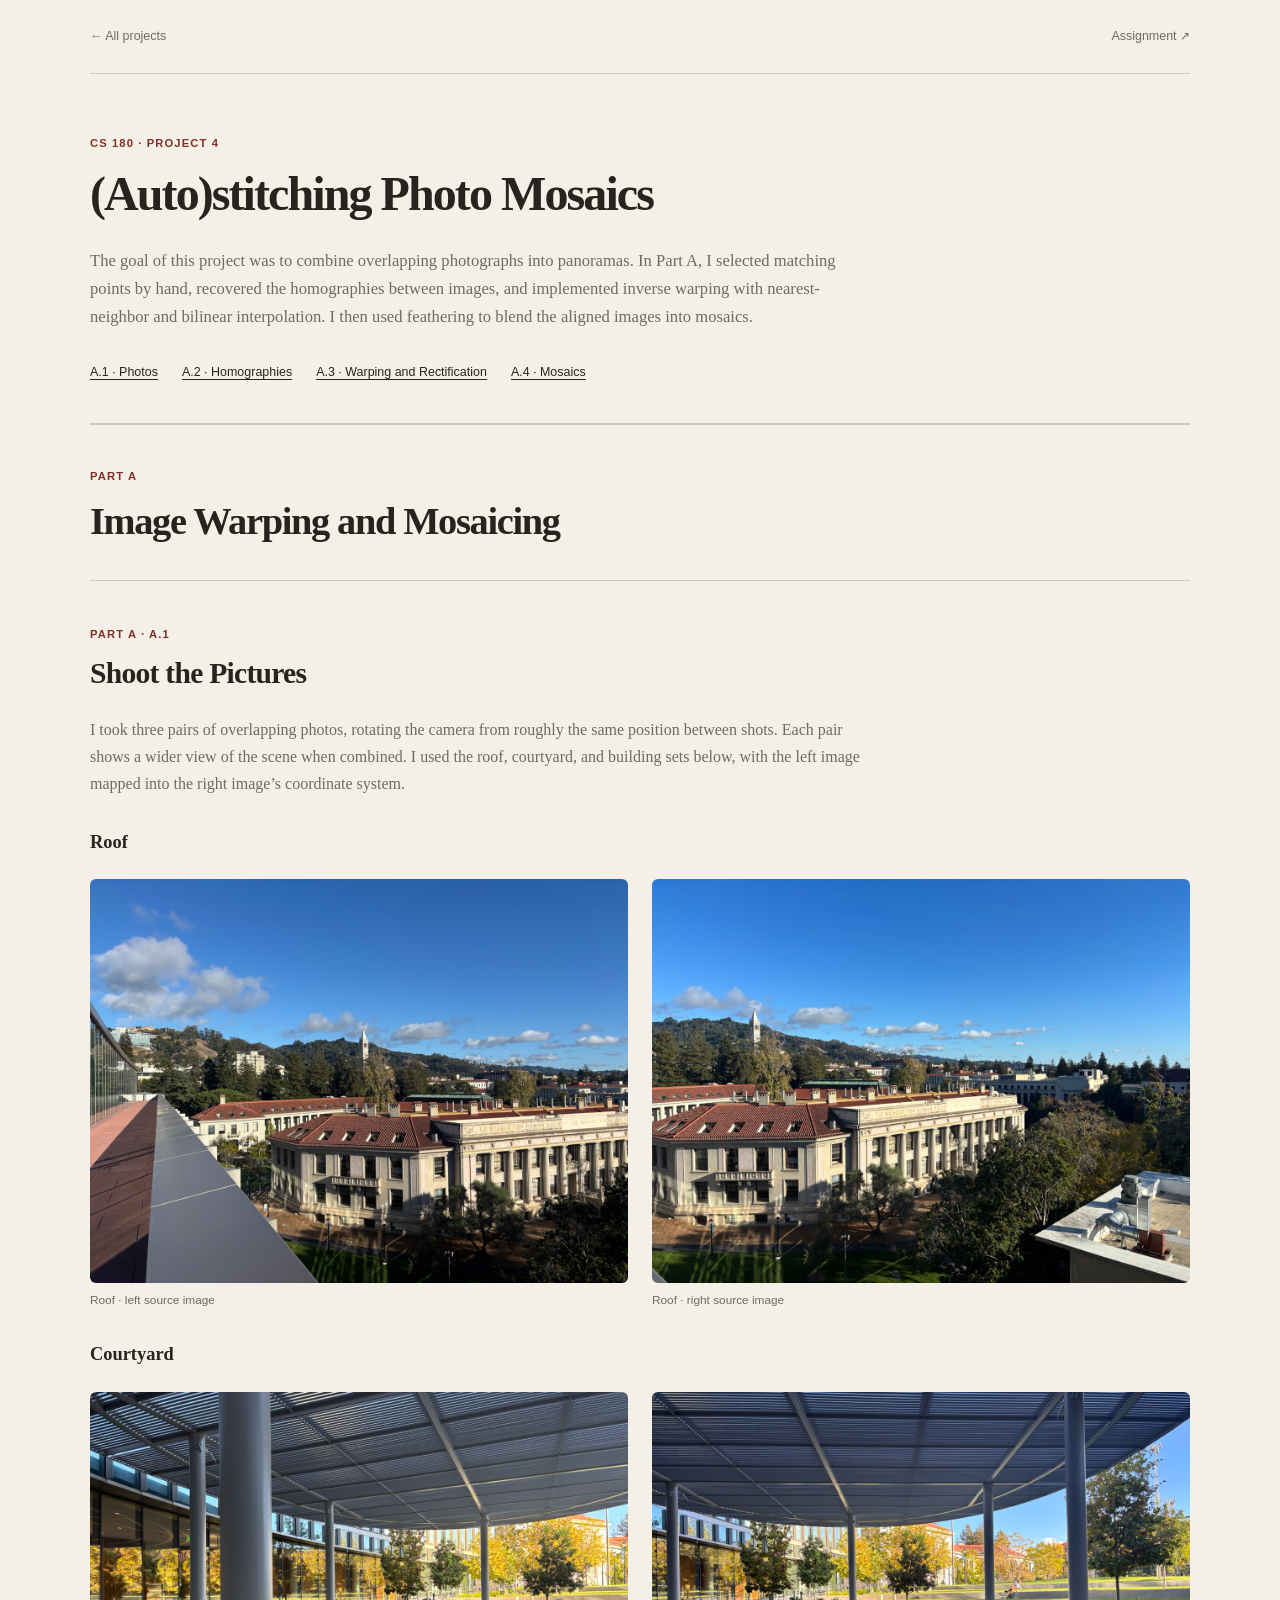
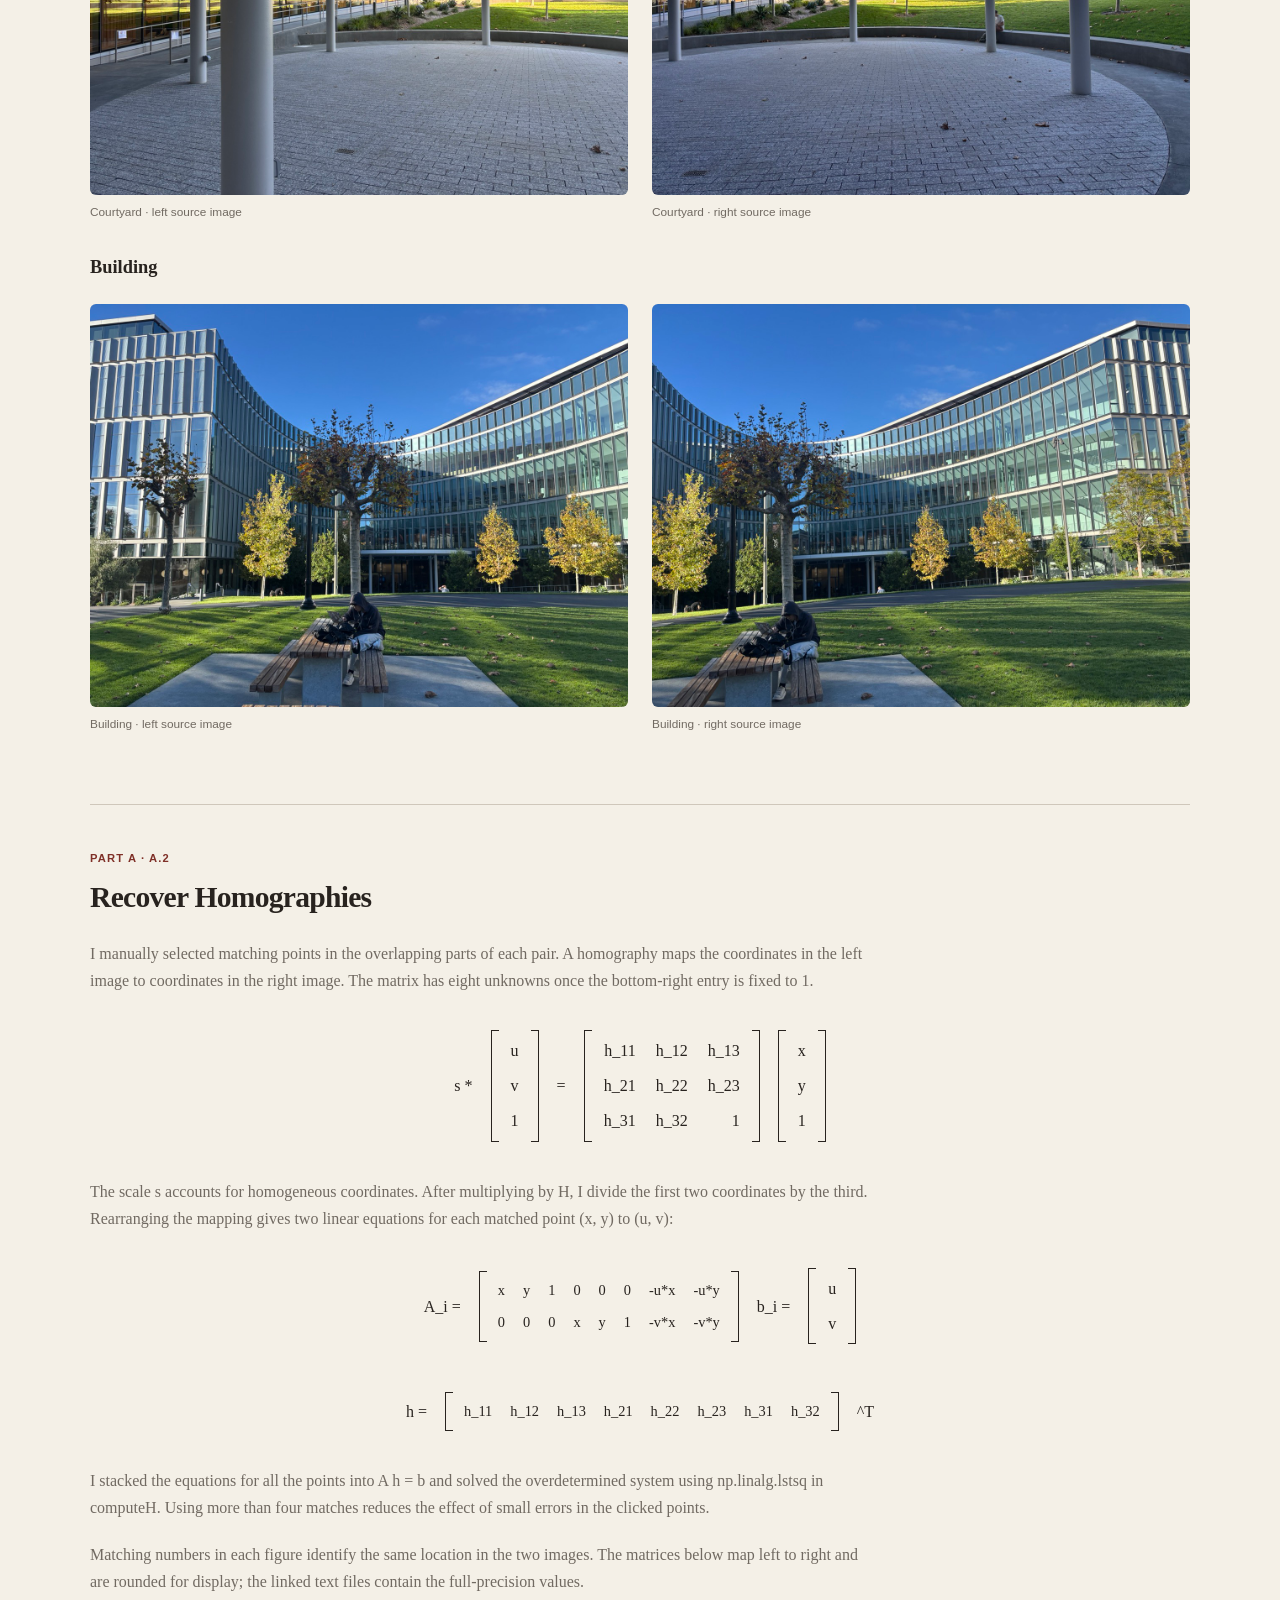
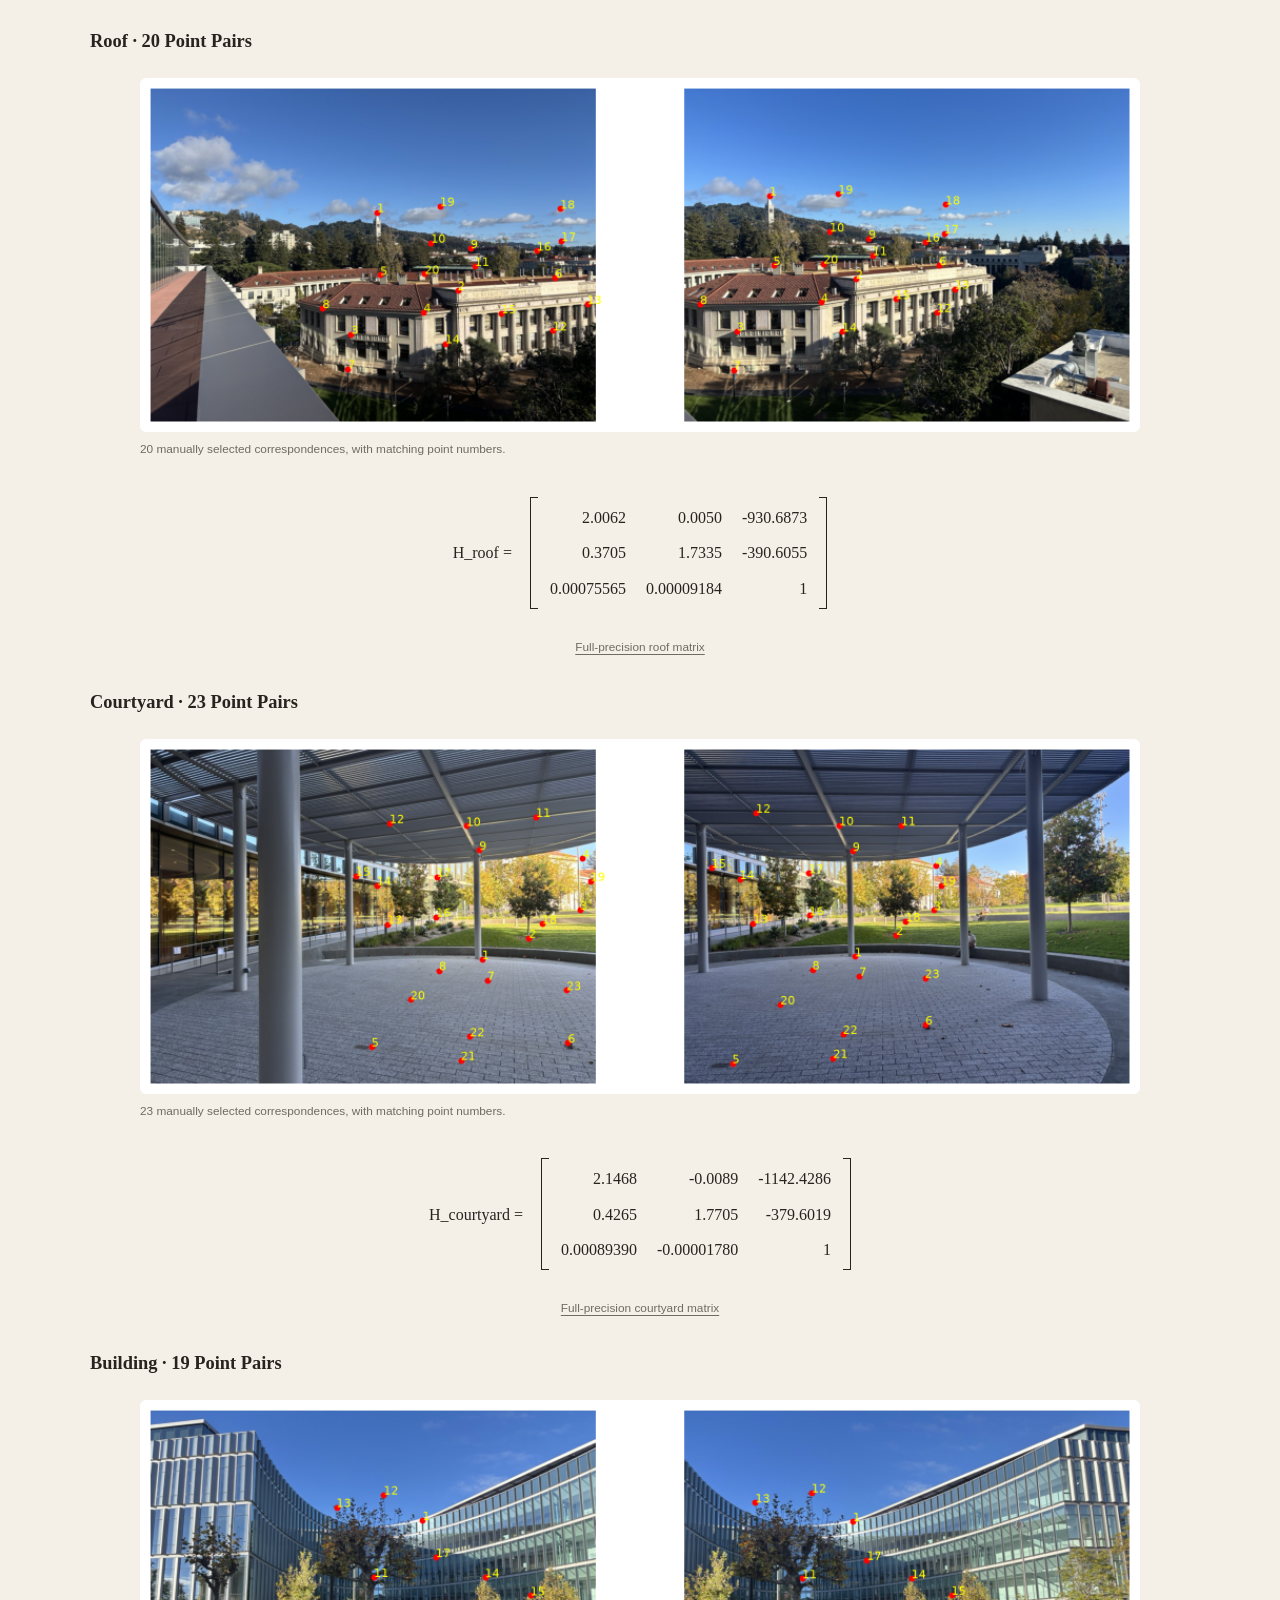
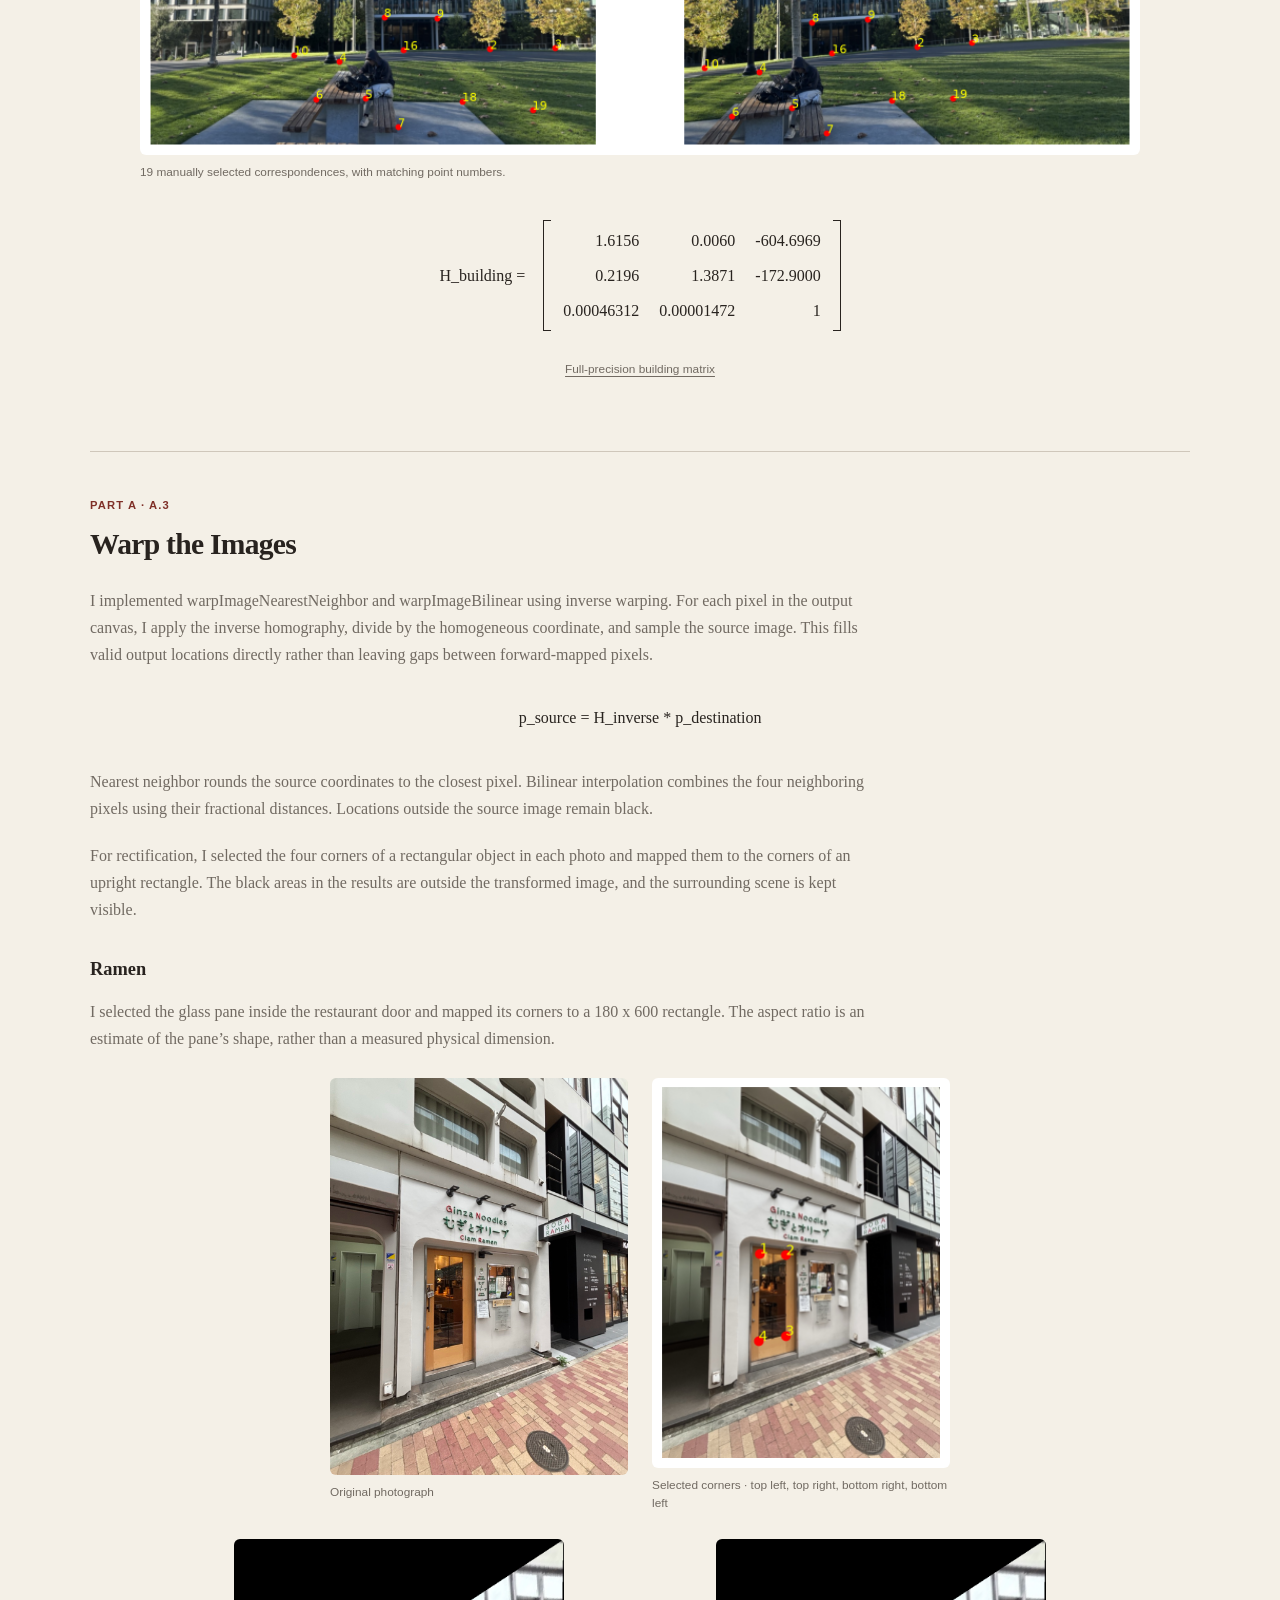
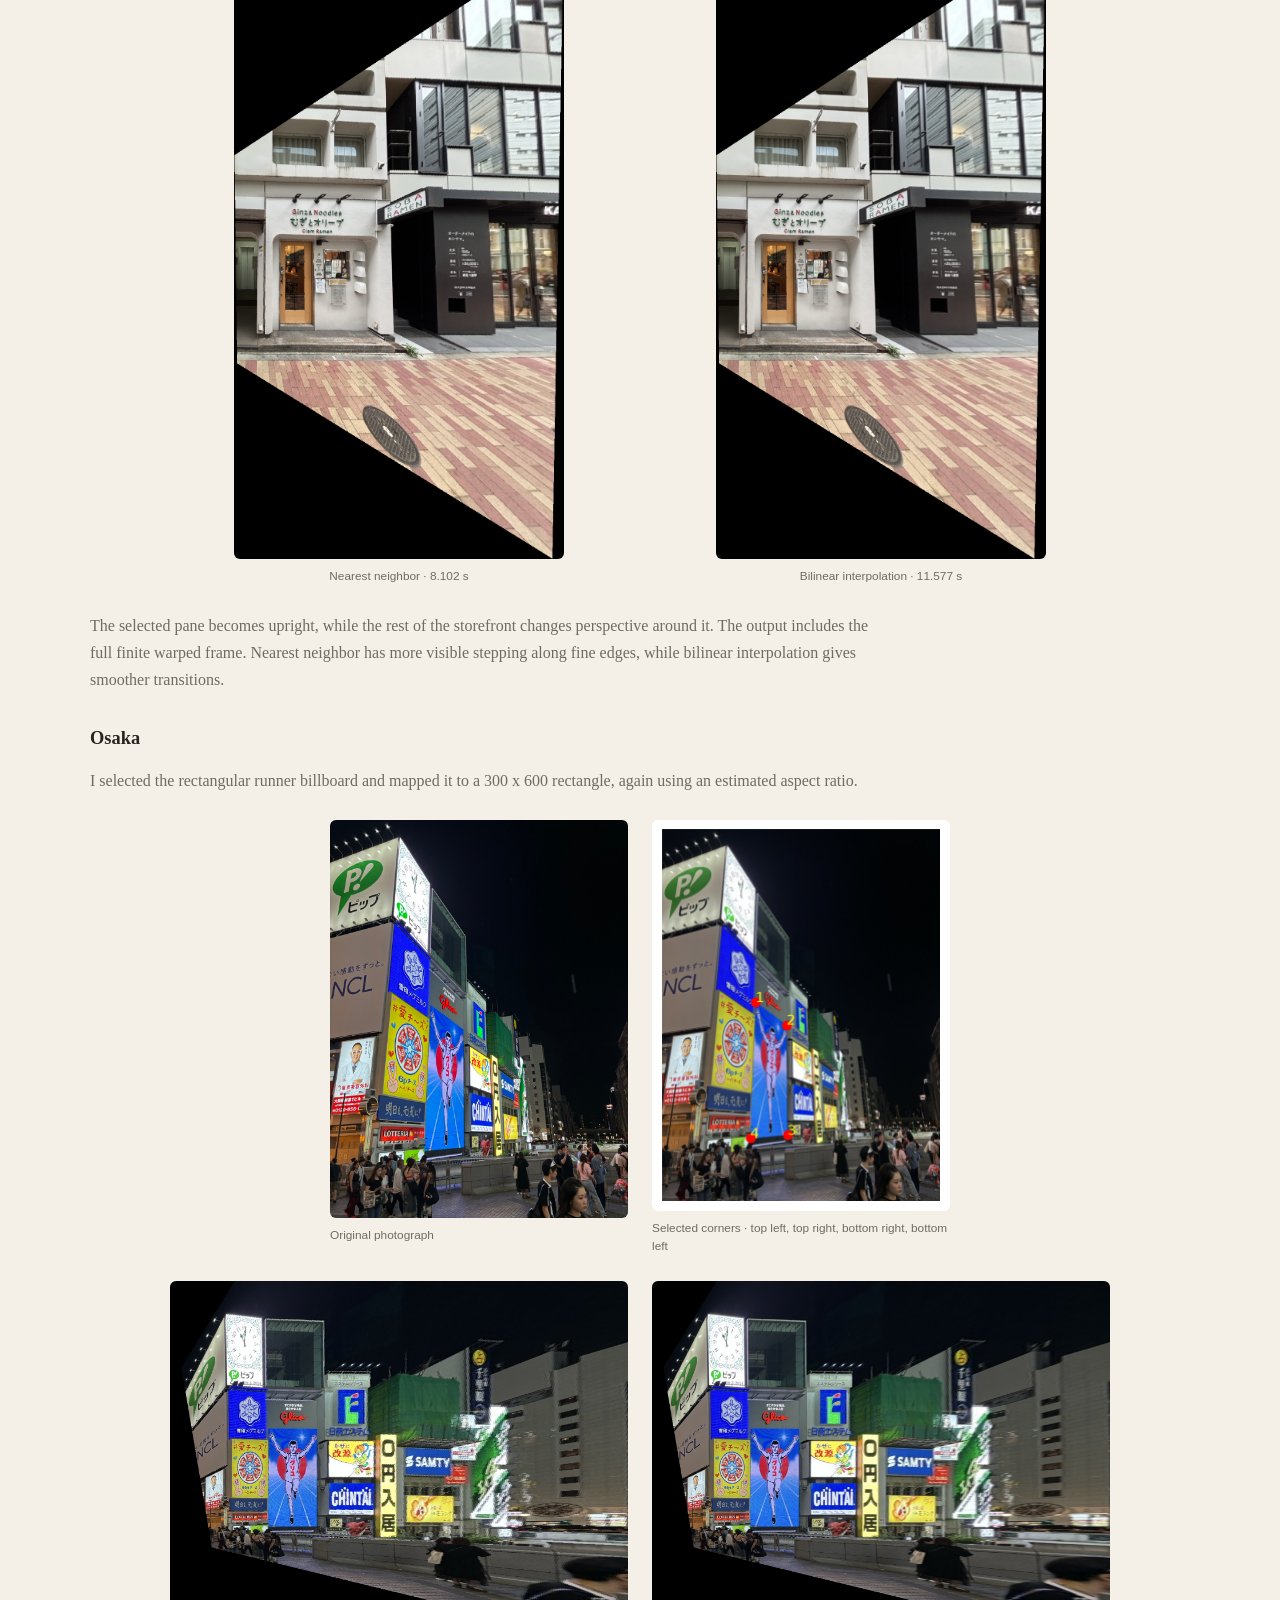
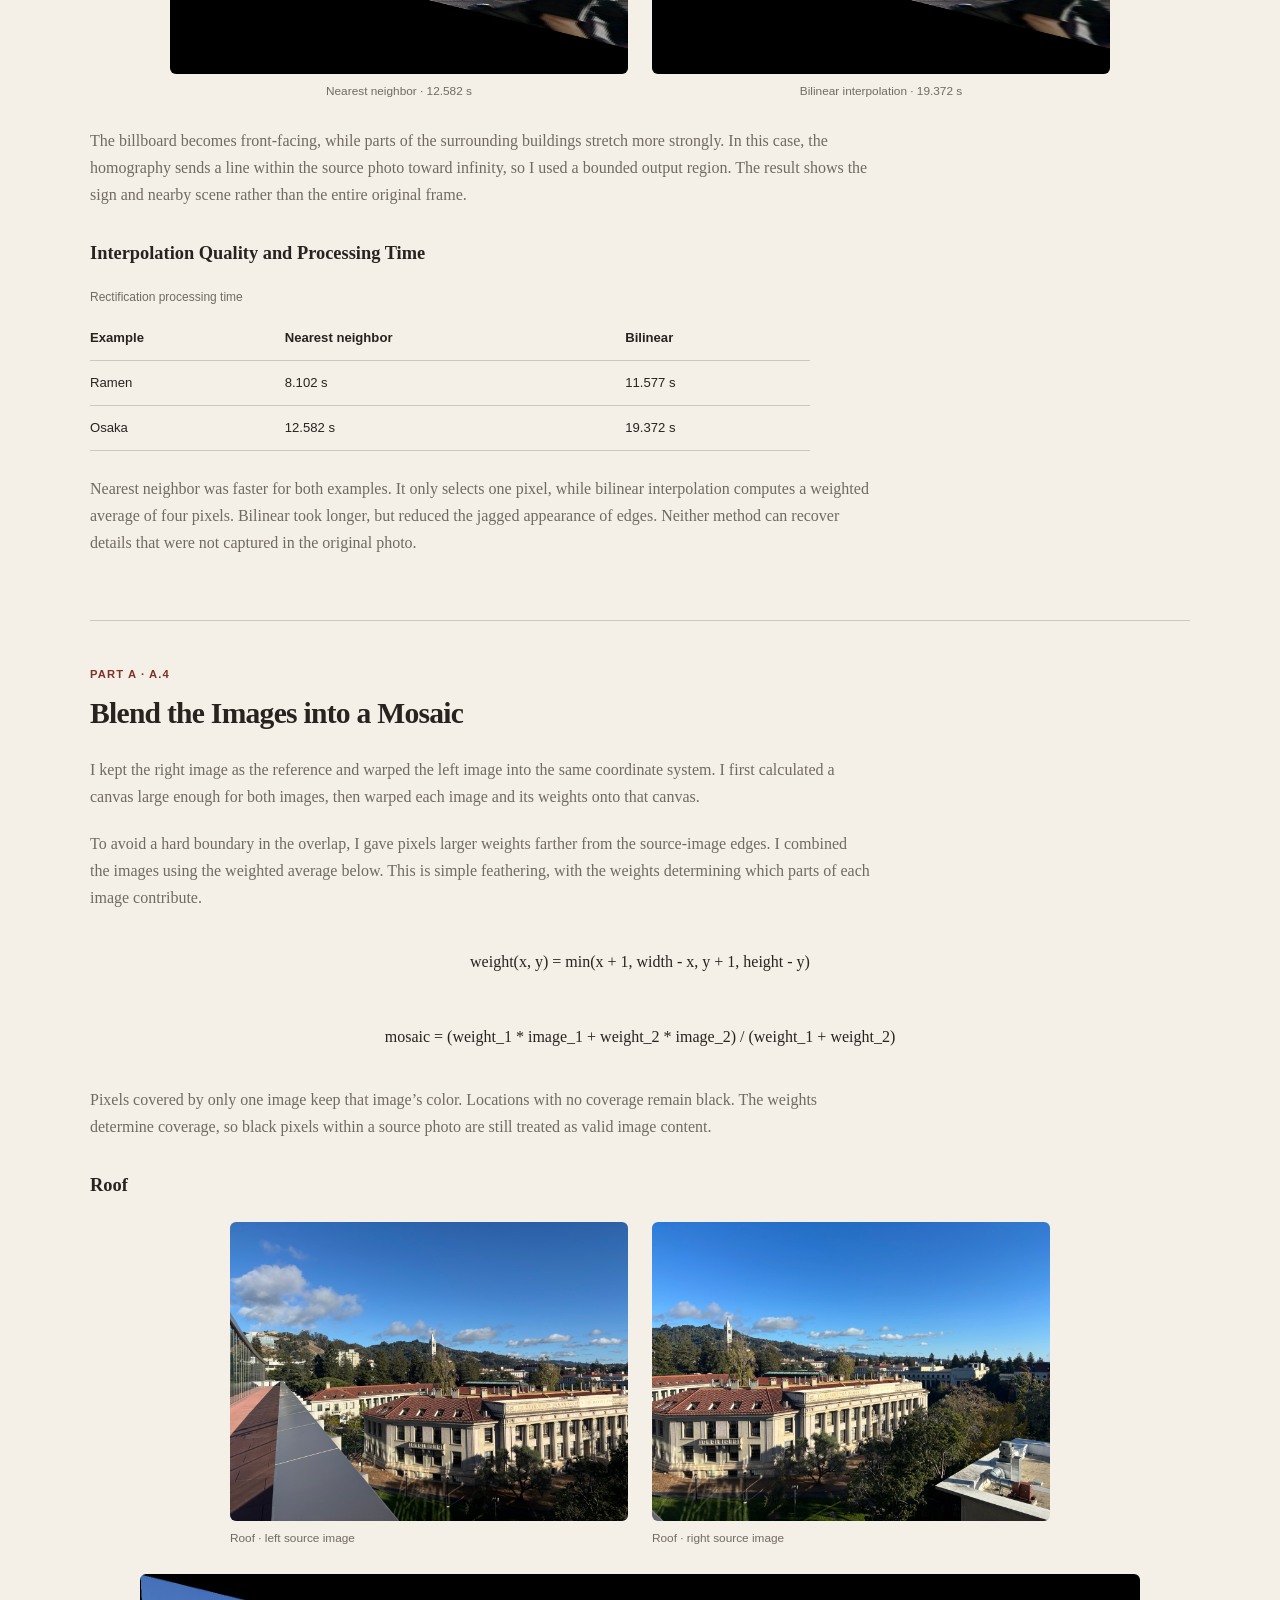
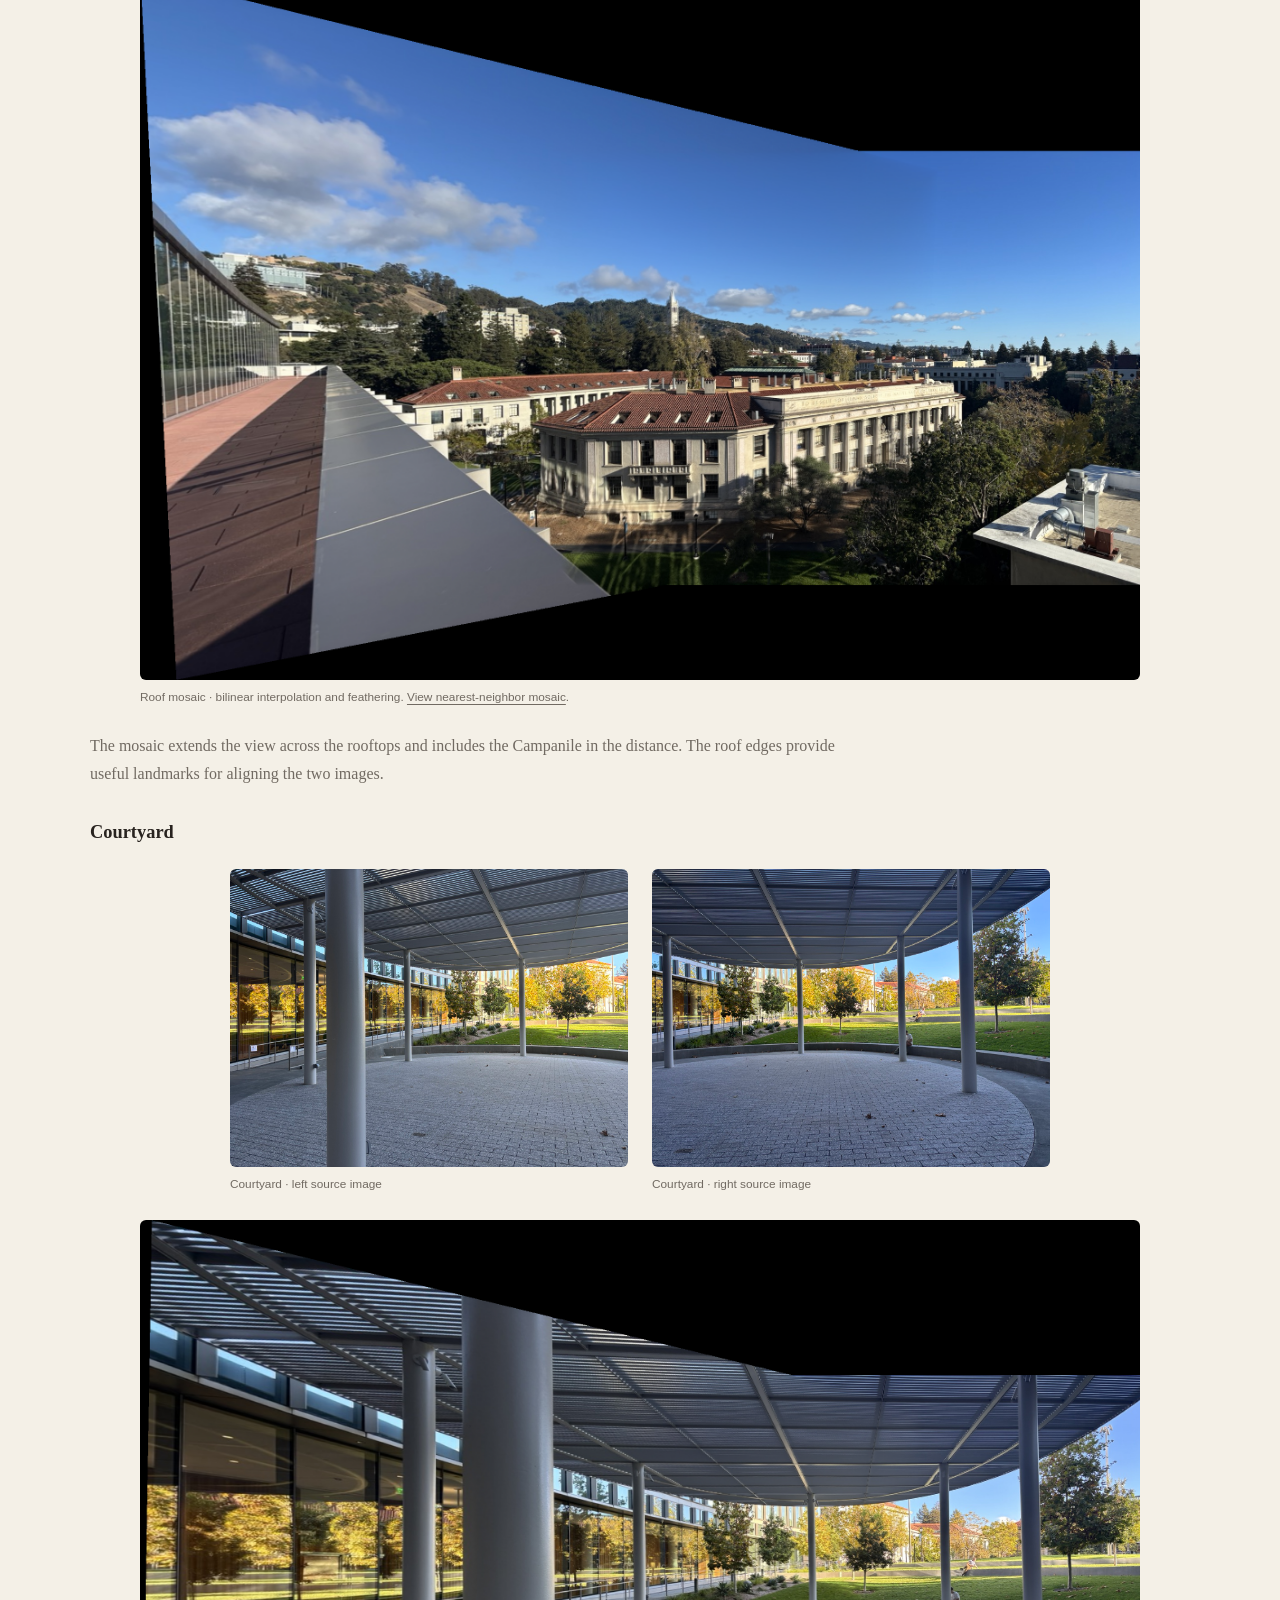
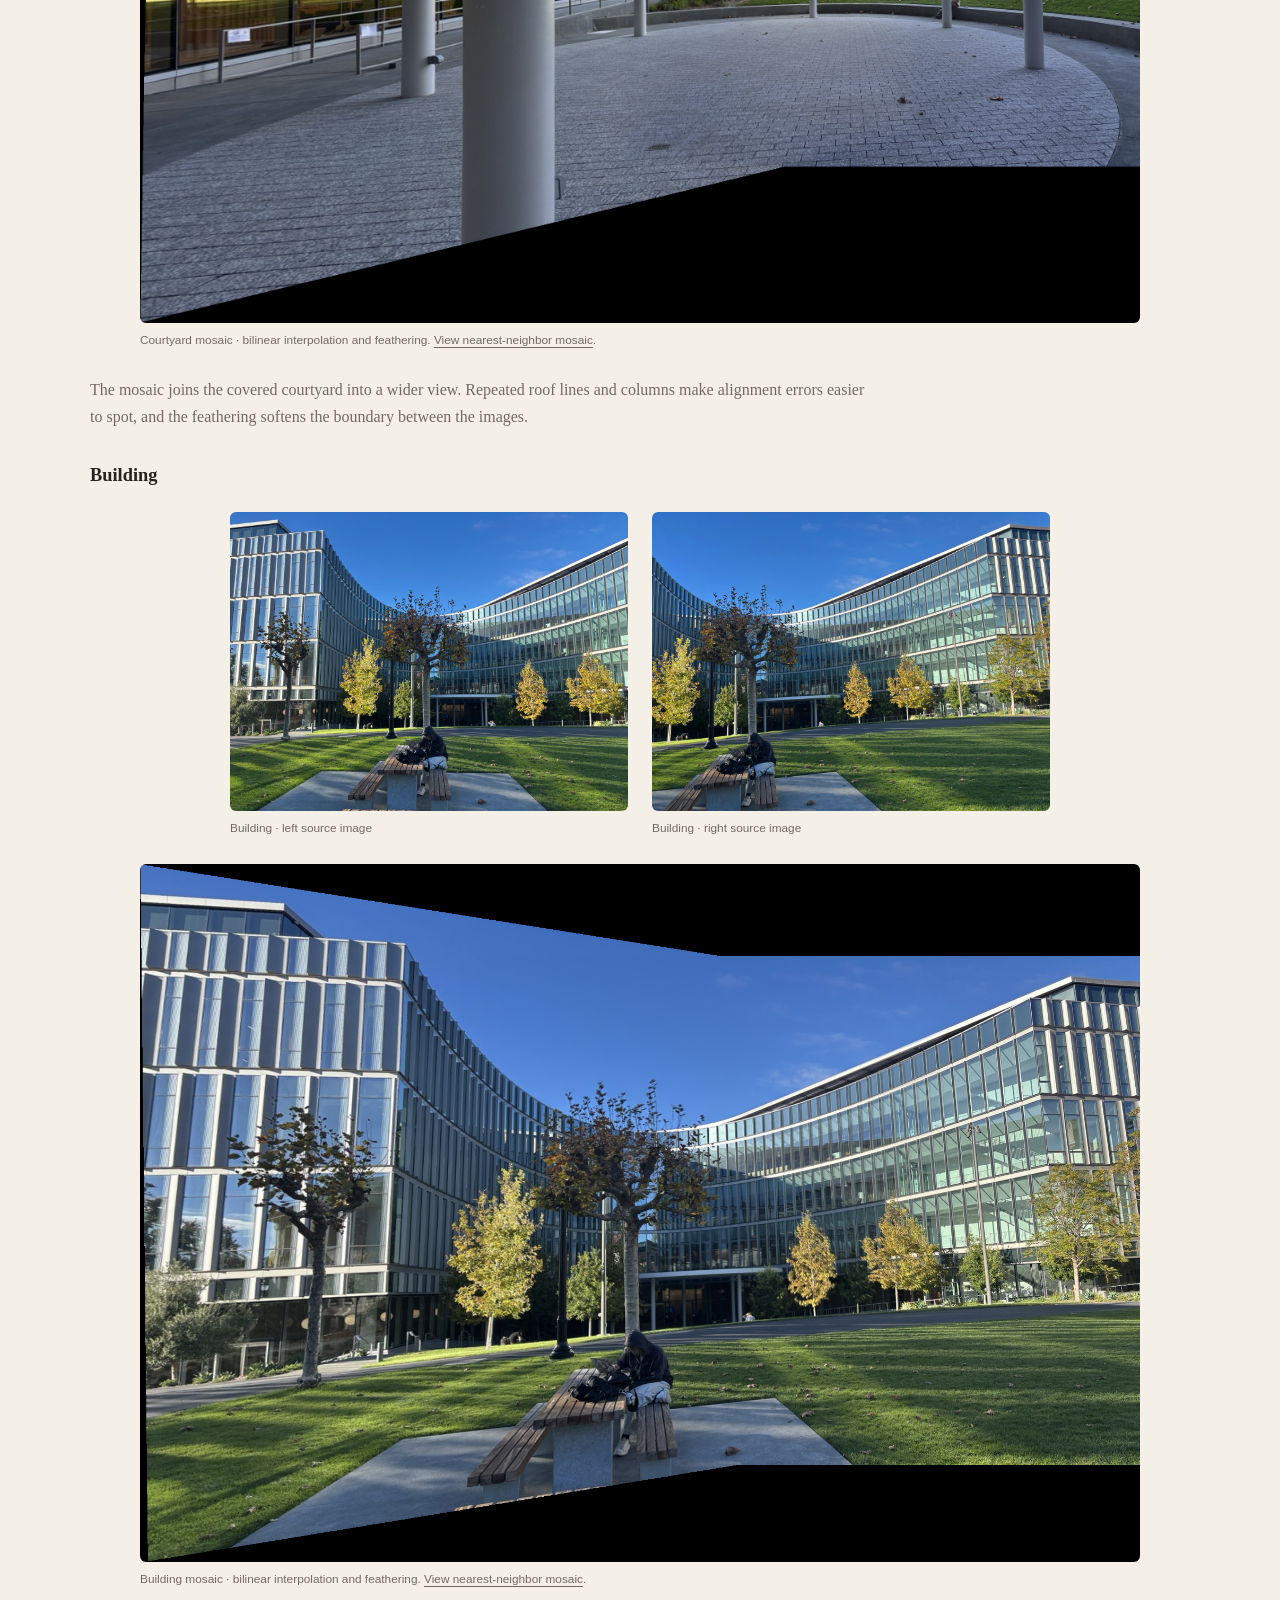
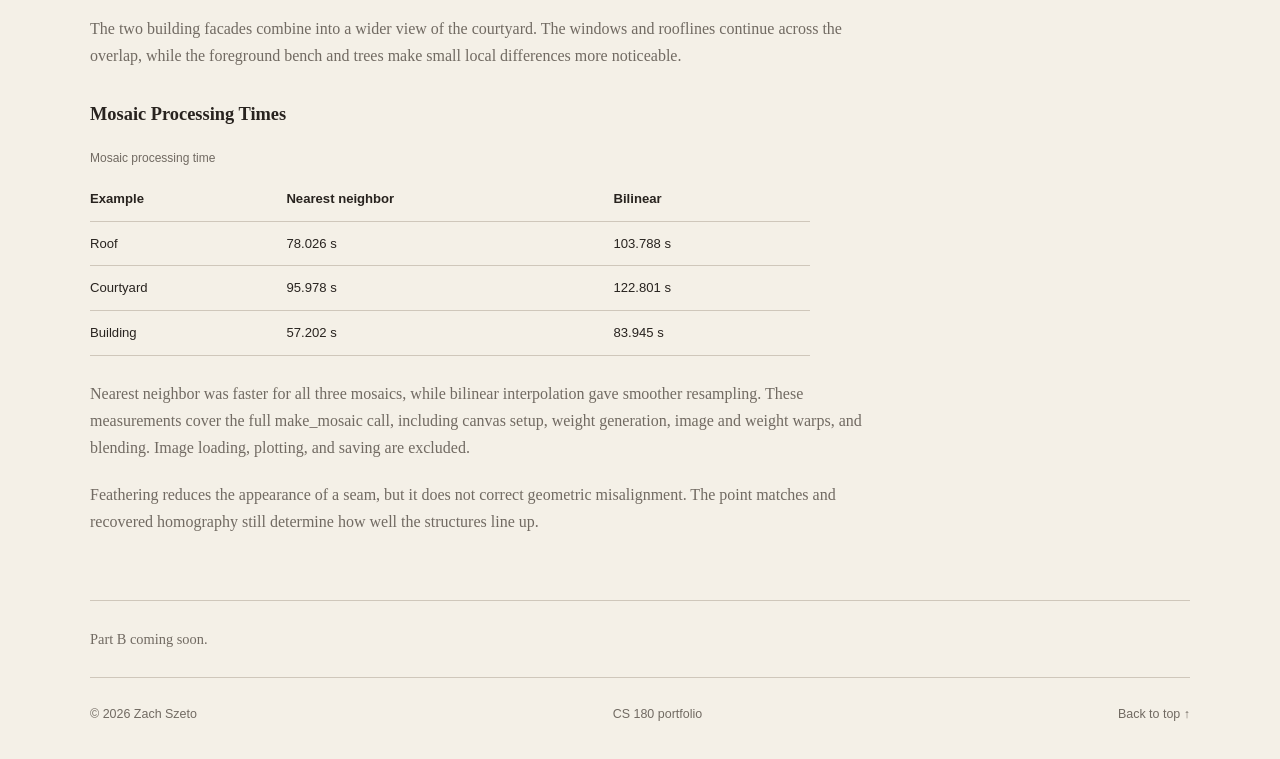
<file: project4/index.html>
<!doctype html>
<html lang="en">
  <head>
    <meta charset="utf-8">
    <meta name="viewport" content="width=device-width, initial-scale=1">
    <meta name="description" content="Zach Szeto's CS 180 Project 4: recovering homographies, image rectification, inverse warping, and blended photo mosaics.">
    <meta name="theme-color" content="#f4f0e7">
    <meta property="og:title" content="(Auto)stitching Photo Mosaics · Zach Szeto">
    <meta property="og:description" content="Part A: Image Warping and Mosaicing, for UC Berkeley CS 180.">
    <meta property="og:type" content="article">
    <title>Project 4 · (Auto)stitching Photo Mosaics</title>
    <link rel="stylesheet" href="./styles.css">
  </head>
  <body>
    <a class="skip-link" href="#content">Skip to content</a>
    <header class="site-header">
      <nav aria-label="Project navigation">
        <a href="../">← All projects</a>
        <a href="https://cal-cs180.github.io/fa26/hw/proj3/index.html">Assignment ↗</a>
      </nav>
    </header>
    <main id="content">
      <header class="hero">
        <p class="eyebrow">CS 180 · Project 4</p>
        <h1>(Auto)stitching Photo Mosaics</h1>
        <p class="lede">The goal of this project was to combine overlapping photographs into panoramas. In Part A, I selected matching points by hand, recovered the homographies between images, and implemented inverse warping with nearest-neighbor and bilinear interpolation. I then used feathering to blend the aligned images into mosaics.</p>
        <nav class="contents" aria-label="Page sections">
          <a href="#a-photos">A.1 · Photos</a>
          <a href="#a-homographies">A.2 · Homographies</a>
          <a href="#a-warping">A.3 · Warping and Rectification</a>
          <a href="#a-mosaics">A.4 · Mosaics</a>
        </nav>
      </header>
      <section class="part-heading" id="part-a" aria-labelledby="part-a-title">
        <p class="eyebrow">Part A</p>
        <h2 id="part-a-title">Image Warping and Mosaicing</h2>
      </section>
      <section class="project-section" id="a-photos" aria-labelledby="a-photos-title">
        <p class="eyebrow">Part A · A.1</p>
        <h3 id="a-photos-title">Shoot the Pictures</h3>
        <p>I took three pairs of overlapping photos, rotating the camera from roughly the same position between shots. Each pair shows a wider view of the scene when combined. I used the roof, courtyard, and building sets below, with the left image mapped into the right image’s coordinate system.</p>
        <h4>Roof</h4>
        <div class="image-pair">
          <figure>
            <a href="./images/a/inputs/mosaic/roof_left.jpeg" aria-label="Open full-size: Left source photograph for the roof mosaic"><img src="./images/a/inputs/mosaic/roof_left.jpeg" alt="Left source photograph for the roof mosaic" width="1280" height="960" loading="lazy" decoding="async"></a>
            <figcaption>Roof · left source image</figcaption>
          </figure>
          <figure>
            <a href="./images/a/inputs/mosaic/roof_right.jpeg" aria-label="Open full-size: Right source photograph for the roof mosaic"><img src="./images/a/inputs/mosaic/roof_right.jpeg" alt="Right source photograph for the roof mosaic" width="1280" height="960" loading="lazy" decoding="async"></a>
            <figcaption>Roof · right source image</figcaption>
          </figure>
        </div>
        <h4>Courtyard</h4>
        <div class="image-pair">
          <figure>
            <a href="./images/a/inputs/mosaic/courtyard_left.jpeg" aria-label="Open full-size: Left source photograph for the courtyard mosaic"><img src="./images/a/inputs/mosaic/courtyard_left.jpeg" alt="Left source photograph for the courtyard mosaic" width="1280" height="960" loading="lazy" decoding="async"></a>
            <figcaption>Courtyard · left source image</figcaption>
          </figure>
          <figure>
            <a href="./images/a/inputs/mosaic/courtyard_right.jpeg" aria-label="Open full-size: Right source photograph for the courtyard mosaic"><img src="./images/a/inputs/mosaic/courtyard_right.jpeg" alt="Right source photograph for the courtyard mosaic" width="1280" height="960" loading="lazy" decoding="async"></a>
            <figcaption>Courtyard · right source image</figcaption>
          </figure>
        </div>
        <h4>Building</h4>
        <div class="image-pair">
          <figure>
            <a href="./images/a/inputs/mosaic/building_left.jpeg" aria-label="Open full-size: Left source photograph for the building mosaic"><img src="./images/a/inputs/mosaic/building_left.jpeg" alt="Left source photograph for the building mosaic" width="1280" height="960" loading="lazy" decoding="async"></a>
            <figcaption>Building · left source image</figcaption>
          </figure>
          <figure>
            <a href="./images/a/inputs/mosaic/building_right.jpeg" aria-label="Open full-size: Right source photograph for the building mosaic"><img src="./images/a/inputs/mosaic/building_right.jpeg" alt="Right source photograph for the building mosaic" width="1280" height="960" loading="lazy" decoding="async"></a>
            <figcaption>Building · right source image</figcaption>
          </figure>
        </div>
      </section>
      <section class="project-section" id="a-homographies" aria-labelledby="a-homographies-title">
        <p class="eyebrow">Part A · A.2</p>
        <h3 id="a-homographies-title">Recover Homographies</h3>
        <p>I manually selected matching points in the overlapping parts of each pair. A homography maps the coordinates in the left image to coordinates in the right image. The matrix has eight unknowns once the bottom-right entry is fixed to 1.</p>
        <div class="math-scroll" tabindex="0" role="region" aria-label="Homography mapping">
          <div class="math-expression">
            <span class="math-label">s *</span><span class="matrix-brackets ">
              <table class="matrix" aria-label="Destination point in homogeneous coordinates">
                <tbody>
                  <tr>
                    <td>u</td>
                  </tr>
                  <tr>
                    <td>v</td>
                  </tr>
                  <tr>
                    <td>1</td>
                  </tr>
                </tbody>
              </table>
            </span><span class="math-label">=</span><span class="matrix-brackets ">
              <table class="matrix" aria-label="Homography matrix">
                <tbody>
                  <tr>
                    <td>h_11</td><td>h_12</td><td>h_13</td>
                  </tr>
                  <tr>
                    <td>h_21</td><td>h_22</td><td>h_23</td>
                  </tr>
                  <tr>
                    <td>h_31</td><td>h_32</td><td>1</td>
                  </tr>
                </tbody>
              </table>
            </span><span class="matrix-brackets ">
              <table class="matrix" aria-label="Source point in homogeneous coordinates">
                <tbody>
                  <tr>
                    <td>x</td>
                  </tr>
                  <tr>
                    <td>y</td>
                  </tr>
                  <tr>
                    <td>1</td>
                  </tr>
                </tbody>
              </table>
            </span>
          </div>
        </div>
        <p>The scale s accounts for homogeneous coordinates. After multiplying by H, I divide the first two coordinates by the third. Rearranging the mapping gives two linear equations for each matched point (x, y) to (u, v):</p>
        <div class="math-scroll" tabindex="0" role="region" aria-label="Coefficient matrix and right-hand side for one correspondence">
          <div class="math-expression">
            <span class="math-label">A_i =</span><span class="matrix-brackets symbolic">
              <table class="matrix" aria-label="Two coefficient rows contributed by one point correspondence">
                <tbody>
                  <tr>
                    <td>x</td><td>y</td><td>1</td><td>0</td><td>0</td><td>0</td><td>-u*x</td><td>-u*y</td>
                  </tr>
                  <tr>
                    <td>0</td><td>0</td><td>0</td><td>x</td><td>y</td><td>1</td><td>-v*x</td><td>-v*y</td>
                  </tr>
                </tbody>
              </table>
            </span><span class="math-label">b_i =</span><span class="matrix-brackets ">
              <table class="matrix" aria-label="Destination coordinate column">
                <tbody>
                  <tr>
                    <td>u</td>
                  </tr>
                  <tr>
                    <td>v</td>
                  </tr>
                </tbody>
              </table>
            </span>
          </div>
        </div>
        <div class="math-scroll" tabindex="0" role="region" aria-label="Homography parameter vector">
          <div class="math-expression">
            <span class="math-label">h =</span><span class="matrix-brackets symbolic">
              <table class="matrix" aria-label="Eight homography parameters as a transposed row vector">
                <tbody>
                  <tr>
                    <td>h_11</td><td>h_12</td><td>h_13</td><td>h_21</td><td>h_22</td><td>h_23</td><td>h_31</td><td>h_32</td>
                  </tr>
                </tbody>
              </table>
            </span><span class="math-label">^T</span>
          </div>
        </div>
        <p>I stacked the equations for all the points into A h = b and solved the overdetermined system using np.linalg.lstsq in computeH. Using more than four matches reduces the effect of small errors in the clicked points.</p>
        <p>Matching numbers in each figure identify the same location in the two images. The matrices below map left to right and are rounded for display; the linked text files contain the full-precision values.</p>
        <h4>Roof · 20 Point Pairs</h4>
        <figure class="wide-figure">
          <a href="./images/a/results/roof_points.png" aria-label="Open full-size: Numbered point correspondences between the two roof photographs"><img src="./images/a/results/roof_points.png" alt="Numbered point correspondences between the two roof photographs" width="950" height="337" loading="lazy" decoding="async"></a>
          <figcaption>20 manually selected correspondences, with matching point numbers.</figcaption>
        </figure>
        <div class="math-scroll recovered-matrix" tabindex="0" role="region" aria-label="Recovered roof homography">
          <div class="math-expression">
            <span class="math-label">H_roof =</span><span class="matrix-brackets ">
              <table class="matrix" aria-label="Roof recovered homography">
                <tbody>
                  <tr>
                    <td>2.0062</td><td>0.0050</td><td>-930.6873</td>
                  </tr>
                  <tr>
                    <td>0.3705</td><td>1.7335</td><td>-390.6055</td>
                  </tr>
                  <tr>
                    <td>0.00075565</td><td>0.00009184</td><td>1</td>
                  </tr>
                </tbody>
              </table>
            </span>
          </div>
        </div>
        <p class="data-link"><a href="./data/a/roof-homography.txt">Full-precision roof matrix</a></p>
        <h4>Courtyard · 23 Point Pairs</h4>
        <figure class="wide-figure">
          <a href="./images/a/results/courtyard_points.png" aria-label="Open full-size: Numbered point correspondences between the two courtyard photographs"><img src="./images/a/results/courtyard_points.png" alt="Numbered point correspondences between the two courtyard photographs" width="950" height="337" loading="lazy" decoding="async"></a>
          <figcaption>23 manually selected correspondences, with matching point numbers.</figcaption>
        </figure>
        <div class="math-scroll recovered-matrix" tabindex="0" role="region" aria-label="Recovered courtyard homography">
          <div class="math-expression">
            <span class="math-label">H_courtyard =</span><span class="matrix-brackets ">
              <table class="matrix" aria-label="Courtyard recovered homography">
                <tbody>
                  <tr>
                    <td>2.1468</td><td>-0.0089</td><td>-1142.4286</td>
                  </tr>
                  <tr>
                    <td>0.4265</td><td>1.7705</td><td>-379.6019</td>
                  </tr>
                  <tr>
                    <td>0.00089390</td><td>-0.00001780</td><td>1</td>
                  </tr>
                </tbody>
              </table>
            </span>
          </div>
        </div>
        <p class="data-link"><a href="./data/a/courtyard-homography.txt">Full-precision courtyard matrix</a></p>
        <h4>Building · 19 Point Pairs</h4>
        <figure class="wide-figure">
          <a href="./images/a/results/building_points.png" aria-label="Open full-size: Numbered point correspondences between the two building photographs"><img src="./images/a/results/building_points.png" alt="Numbered point correspondences between the two building photographs" width="950" height="337" loading="lazy" decoding="async"></a>
          <figcaption>19 manually selected correspondences, with matching point numbers.</figcaption>
        </figure>
        <div class="math-scroll recovered-matrix" tabindex="0" role="region" aria-label="Recovered building homography">
          <div class="math-expression">
            <span class="math-label">H_building =</span><span class="matrix-brackets ">
              <table class="matrix" aria-label="Building recovered homography">
                <tbody>
                  <tr>
                    <td>1.6156</td><td>0.0060</td><td>-604.6969</td>
                  </tr>
                  <tr>
                    <td>0.2196</td><td>1.3871</td><td>-172.9000</td>
                  </tr>
                  <tr>
                    <td>0.00046312</td><td>0.00001472</td><td>1</td>
                  </tr>
                </tbody>
              </table>
            </span>
          </div>
        </div>
        <p class="data-link"><a href="./data/a/building-homography.txt">Full-precision building matrix</a></p>
      </section>
      <section class="project-section" id="a-warping" aria-labelledby="a-warping-title">
        <p class="eyebrow">Part A · A.3</p>
        <h3 id="a-warping-title">Warp the Images</h3>
        <p>I implemented warpImageNearestNeighbor and warpImageBilinear using inverse warping. For each pixel in the output canvas, I apply the inverse homography, divide by the homogeneous coordinate, and sample the source image. This fills valid output locations directly rather than leaving gaps between forward-mapped pixels.</p>
        <div class="math-scroll" tabindex="0" role="region" aria-label="Inverse mapping equation">
          <div class="math-expression">
            <span class="math-label">p_source = H_inverse * p_destination</span>
          </div>
        </div>
        <p>Nearest neighbor rounds the source coordinates to the closest pixel. Bilinear interpolation combines the four neighboring pixels using their fractional distances. Locations outside the source image remain black.</p>
        <p>For rectification, I selected the four corners of a rectangular object in each photo and mapped them to the corners of an upright rectangle. The black areas in the results are outside the transformed image, and the surrounding scene is kept visible.</p>
        <h4>Ramen</h4>
        <p>I selected the glass pane inside the restaurant door and mapped its corners to a 180 x 600 rectangle. The aspect ratio is an estimate of the pane’s shape, rather than a measured physical dimension.</p>
        <div class="image-pair rectification-inputs">
          <figure>
            <a href="./images/a/inputs/rectification/ramen.jpeg" aria-label="Open full-size: Original ramen photograph before rectification"><img src="./images/a/inputs/rectification/ramen.jpeg" alt="Original ramen photograph before rectification" width="960" height="1280" loading="lazy" decoding="async"></a>
            <figcaption>Original photograph</figcaption>
          </figure>
          <figure>
            <a href="./images/a/results/rectification/ramen_points.png" aria-label="Open full-size: Four numbered corners selected for the ramen rectification"><img src="./images/a/results/rectification/ramen_points.png" alt="Four numbered corners selected for the ramen rectification" width="297" height="389" loading="lazy" decoding="async"></a>
            <figcaption>Selected corners · top left, top right, bottom right, bottom left</figcaption>
          </figure>
        </div>
        <div class="image-pair rectification-results">
          <figure>
            <a href="./images/a/results/rectification/ramen_nearest.png" aria-label="Open full-size: Full-scene ramen rectification using nearest-neighbor interpolation"><img src="./images/a/results/rectification/ramen_nearest.png" alt="Full-scene ramen rectification using nearest-neighbor interpolation" width="855" height="1602" loading="lazy" decoding="async"></a>
            <figcaption>Nearest neighbor · 8.102 s</figcaption>
          </figure>
          <figure>
            <a href="./images/a/results/rectification/ramen_bilinear.png" aria-label="Open full-size: Full-scene ramen rectification using bilinear interpolation"><img src="./images/a/results/rectification/ramen_bilinear.png" alt="Full-scene ramen rectification using bilinear interpolation" width="855" height="1602" loading="lazy" decoding="async"></a>
            <figcaption>Bilinear interpolation · 11.577 s</figcaption>
          </figure>
        </div>
        <p>The selected pane becomes upright, while the rest of the storefront changes perspective around it. The output includes the full finite warped frame. Nearest neighbor has more visible stepping along fine edges, while bilinear interpolation gives smoother transitions.</p>
        <h4>Osaka</h4>
        <p>I selected the rectangular runner billboard and mapped it to a 300 x 600 rectangle, again using an estimated aspect ratio.</p>
        <div class="image-pair rectification-inputs">
          <figure>
            <a href="./images/a/inputs/rectification/osaka.jpeg" aria-label="Open full-size: Original osaka photograph before rectification"><img src="./images/a/inputs/rectification/osaka.jpeg" alt="Original osaka photograph before rectification" width="960" height="1280" loading="lazy" decoding="async"></a>
            <figcaption>Original photograph</figcaption>
          </figure>
          <figure>
            <a href="./images/a/results/rectification/osaka_points.png" aria-label="Open full-size: Four numbered corners selected for the osaka rectification"><img src="./images/a/results/rectification/osaka_points.png" alt="Four numbered corners selected for the osaka rectification" width="297" height="389" loading="lazy" decoding="async"></a>
            <figcaption>Selected corners · top left, top right, bottom right, bottom left</figcaption>
          </figure>
        </div>
        <div class="image-pair rectification-results">
          <figure>
            <a href="./images/a/results/rectification/osaka_nearest.png" aria-label="Open full-size: Full-scene osaka rectification using nearest-neighbor interpolation"><img src="./images/a/results/rectification/osaka_nearest.png" alt="Full-scene osaka rectification using nearest-neighbor interpolation" width="1601" height="1373" loading="lazy" decoding="async"></a>
            <figcaption>Nearest neighbor · 12.582 s</figcaption>
          </figure>
          <figure>
            <a href="./images/a/results/rectification/osaka_bilinear.png" aria-label="Open full-size: Full-scene osaka rectification using bilinear interpolation"><img src="./images/a/results/rectification/osaka_bilinear.png" alt="Full-scene osaka rectification using bilinear interpolation" width="1601" height="1373" loading="lazy" decoding="async"></a>
            <figcaption>Bilinear interpolation · 19.372 s</figcaption>
          </figure>
        </div>
        <p>The billboard becomes front-facing, while parts of the surrounding buildings stretch more strongly. In this case, the homography sends a line within the source photo toward infinity, so I used a bounded output region. The result shows the sign and nearby scene rather than the entire original frame.</p>
        <h4>Interpolation Quality and Processing Time</h4>
        <div class="table-wrap">
          <table class="timing-table">
            <caption>Rectification processing time</caption>
            <thead>
              <tr>
                <th scope="col">Example</th><th scope="col">Nearest neighbor</th><th scope="col">Bilinear</th>
              </tr>
            </thead>
            <tbody>
              <tr>
                <th scope="row">Ramen</th><td>8.102 s</td><td>11.577 s</td>
              </tr>
              <tr>
                <th scope="row">Osaka</th><td>12.582 s</td><td>19.372 s</td>
              </tr>
            </tbody>
          </table>
        </div>
        <p>Nearest neighbor was faster for both examples. It only selects one pixel, while bilinear interpolation computes a weighted average of four pixels. Bilinear took longer, but reduced the jagged appearance of edges. Neither method can recover details that were not captured in the original photo.</p>
      </section>
      <section class="project-section" id="a-mosaics" aria-labelledby="a-mosaics-title">
        <p class="eyebrow">Part A · A.4</p>
        <h3 id="a-mosaics-title">Blend the Images into a Mosaic</h3>
        <p>I kept the right image as the reference and warped the left image into the same coordinate system. I first calculated a canvas large enough for both images, then warped each image and its weights onto that canvas.</p>
        <p>To avoid a hard boundary in the overlap, I gave pixels larger weights farther from the source-image edges. I combined the images using the weighted average below. This is simple feathering, with the weights determining which parts of each image contribute.</p>
        <div class="math-scroll" tabindex="0" role="region" aria-label="Distance-to-edge feathering weight">
          <div class="math-expression">
            <span class="math-label">weight(x, y) = min(x + 1, width - x, y + 1, height - y)</span>
          </div>
        </div>
        <div class="math-scroll" tabindex="0" role="region" aria-label="Weighted mosaic blending">
          <div class="math-expression">
            <span class="math-label">mosaic = (weight_1 * image_1 + weight_2 * image_2) / (weight_1 + weight_2)</span>
          </div>
        </div>
        <p>Pixels covered by only one image keep that image’s color. Locations with no coverage remain black. The weights determine coverage, so black pixels within a source photo are still treated as valid image content.</p>
        <h4>Roof</h4>
        <div class="image-pair mosaic-sources">
          <figure>
            <a href="./images/a/inputs/mosaic/roof_left.jpeg" aria-label="Open full-size: Left source photograph for the roof mosaic"><img src="./images/a/inputs/mosaic/roof_left.jpeg" alt="Left source photograph for the roof mosaic" width="1280" height="960" loading="lazy" decoding="async"></a>
            <figcaption>Roof · left source image</figcaption>
          </figure>
          <figure>
            <a href="./images/a/inputs/mosaic/roof_right.jpeg" aria-label="Open full-size: Right source photograph for the roof mosaic"><img src="./images/a/inputs/mosaic/roof_right.jpeg" alt="Right source photograph for the roof mosaic" width="1280" height="960" loading="lazy" decoding="async"></a>
            <figcaption>Roof · right source image</figcaption>
          </figure>
        </div>
        <figure class="wide-figure">
          <a href="./images/a/results/roof_bilinear.png" aria-label="Open full-size: Feathered roof photo mosaic using bilinear interpolation"><img src="./images/a/results/roof_bilinear.png" alt="Feathered roof photo mosaic using bilinear interpolation" width="2211" height="1561" loading="lazy" decoding="async"></a>
          <figcaption>Roof mosaic · bilinear interpolation and feathering. <a href="./images/a/results/roof_nearest.png">View nearest-neighbor mosaic</a>.</figcaption>
        </figure>
        <p>The mosaic extends the view across the rooftops and includes the Campanile in the distance. The roof edges provide useful landmarks for aligning the two images.</p>
        <h4>Courtyard</h4>
        <div class="image-pair mosaic-sources">
          <figure>
            <a href="./images/a/inputs/mosaic/courtyard_left.jpeg" aria-label="Open full-size: Left source photograph for the courtyard mosaic"><img src="./images/a/inputs/mosaic/courtyard_left.jpeg" alt="Left source photograph for the courtyard mosaic" width="1280" height="960" loading="lazy" decoding="async"></a>
            <figcaption>Courtyard · left source image</figcaption>
          </figure>
          <figure>
            <a href="./images/a/inputs/mosaic/courtyard_right.jpeg" aria-label="Open full-size: Right source photograph for the courtyard mosaic"><img src="./images/a/inputs/mosaic/courtyard_right.jpeg" alt="Right source photograph for the courtyard mosaic" width="1280" height="960" loading="lazy" decoding="async"></a>
            <figcaption>Courtyard · right source image</figcaption>
          </figure>
        </div>
        <figure class="wide-figure">
          <a href="./images/a/results/courtyard_bilinear.png" aria-label="Open full-size: Feathered courtyard photo mosaic using bilinear interpolation"><img src="./images/a/results/courtyard_bilinear.png" alt="Feathered courtyard photo mosaic using bilinear interpolation" width="2451" height="1723" loading="lazy" decoding="async"></a>
          <figcaption>Courtyard mosaic · bilinear interpolation and feathering. <a href="./images/a/results/courtyard_nearest.png">View nearest-neighbor mosaic</a>.</figcaption>
        </figure>
        <p>The mosaic joins the covered courtyard into a wider view. Repeated roof lines and columns make alignment errors easier to spot, and the feathering softens the boundary between the images.</p>
        <h4>Building</h4>
        <div class="image-pair mosaic-sources">
          <figure>
            <a href="./images/a/inputs/mosaic/building_left.jpeg" aria-label="Open full-size: Left source photograph for the building mosaic"><img src="./images/a/inputs/mosaic/building_left.jpeg" alt="Left source photograph for the building mosaic" width="1280" height="960" loading="lazy" decoding="async"></a>
            <figcaption>Building · left source image</figcaption>
          </figure>
          <figure>
            <a href="./images/a/inputs/mosaic/building_right.jpeg" aria-label="Open full-size: Right source photograph for the building mosaic"><img src="./images/a/inputs/mosaic/building_right.jpeg" alt="Right source photograph for the building mosaic" width="1280" height="960" loading="lazy" decoding="async"></a>
            <figcaption>Building · right source image</figcaption>
          </figure>
        </div>
        <figure class="wide-figure">
          <a href="./images/a/results/building_bilinear.png" aria-label="Open full-size: Feathered building photo mosaic using bilinear interpolation"><img src="./images/a/results/building_bilinear.png" alt="Feathered building photo mosaic using bilinear interpolation" width="1885" height="1316" loading="lazy" decoding="async"></a>
          <figcaption>Building mosaic · bilinear interpolation and feathering. <a href="./images/a/results/building_nearest.png">View nearest-neighbor mosaic</a>.</figcaption>
        </figure>
        <p>The two building facades combine into a wider view of the courtyard. The windows and rooflines continue across the overlap, while the foreground bench and trees make small local differences more noticeable.</p>
        <h4>Mosaic Processing Times</h4>
        <div class="table-wrap">
          <table class="timing-table">
            <caption>Mosaic processing time</caption>
            <thead>
              <tr>
                <th scope="col">Example</th><th scope="col">Nearest neighbor</th><th scope="col">Bilinear</th>
              </tr>
            </thead>
            <tbody>
              <tr>
                <th scope="row">Roof</th><td>78.026 s</td><td>103.788 s</td>
              </tr>
              <tr>
                <th scope="row">Courtyard</th><td>95.978 s</td><td>122.801 s</td>
              </tr>
              <tr>
                <th scope="row">Building</th><td>57.202 s</td><td>83.945 s</td>
              </tr>
            </tbody>
          </table>
        </div>
        <p>Nearest neighbor was faster for all three mosaics, while bilinear interpolation gave smoother resampling. These measurements cover the full make_mosaic call, including canvas setup, weight generation, image and weight warps, and blending. Image loading, plotting, and saving are excluded.</p>
        <p>Feathering reduces the appearance of a seam, but it does not correct geometric misalignment. The point matches and recovered homography still determine how well the structures line up.</p>
      </section>
      <section class="part-pending" id="part-b" aria-label="Part B status">
        <p>Part B coming soon.</p>
      </section>
    </main>
    <footer>
      <span>© 2026 Zach Szeto</span><a href="../">CS 180 portfolio</a><a href="#content">Back to top ↑</a>
    </footer>
  </body>
</html>
</file>
<file: css/styles.css>
:root {
  --background: #f4f0e7;
  --surface: #faf8f2;
  --text: #28231f;
  --muted: #716a62;
  --line: #cfc7bb;
  --accent: #7f3028;
}

* { box-sizing: border-box; }

html { scroll-behavior: smooth; }

body {
  min-height: 100vh;
  margin: 0;
  background: var(--background);
  color: var(--text);
  font-family: Georgia, "Times New Roman", serif;
  line-height: 1.6;
  -webkit-font-smoothing: antialiased;
}

a { color: inherit; }

.page {
  width: min(calc(100% - 56px), 1160px);
  margin: 0 auto;
  padding: 88px 0 32px;
  display: grid;
  grid-template-columns: 340px minmax(0, 1fr);
  column-gap: 84px;
}

.intro {
  position: sticky;
  top: 72px;
  align-self: start;
}

.name {
  font-size: 0.84rem;
  font-weight: 700;
  text-decoration: none;
}

.name:hover { color: var(--accent); }

.course-code {
  margin: 38px 0 12px;
  color: var(--accent);
  font-family: ui-sans-serif, -apple-system, BlinkMacSystemFont, "Segoe UI", sans-serif;
  font-size: 0.73rem;
  font-weight: 750;
  letter-spacing: 0.1em;
  text-transform: uppercase;
}

h1 {
  margin: 0;
  max-width: 340px;
  font-size: clamp(2.45rem, 3.2vw, 3.2rem);
  font-weight: 600;
  line-height: 1.02;
  letter-spacing: -0.045em;
}

.summary {
  margin: 24px 0 20px;
  color: var(--muted);
  font-size: 0.98rem;
}

.course-link {
  display: inline-block;
  padding-bottom: 2px;
  border-bottom: 1px solid var(--line);
  font-family: ui-sans-serif, -apple-system, BlinkMacSystemFont, "Segoe UI", sans-serif;
  font-size: 0.78rem;
  font-weight: 650;
  text-decoration: none;
}

.course-link:hover { border-color: var(--text); }

.section-heading {
  display: flex;
  align-items: baseline;
  justify-content: space-between;
  padding-bottom: 18px;
  border-bottom: 1px solid var(--text);
}

.section-heading h2 {
  margin: 0;
  font-size: 1rem;
  font-weight: 700;
}

.project-list {
  margin: 0;
  padding: 0;
  list-style: none;
}

.project {
  min-height: 116px;
  display: grid;
  grid-template-columns: 34px minmax(0, 1fr) 18px;
  gap: 18px;
  align-items: center;
  padding: 24px 2px;
  border-bottom: 1px solid var(--line);
  text-decoration: none;
}

a.project { transition: padding 160ms ease, background-color 160ms ease; }

a.project:hover {
  padding-inline: 14px;
  background: var(--surface);
}

.number {
  color: var(--muted);
  font-family: ui-sans-serif, -apple-system, BlinkMacSystemFont, "Segoe UI", sans-serif;
  font-size: 0.68rem;
}

.project-copy { display: grid; gap: 3px; }

.project-copy strong {
  font-size: 1.08rem;
  line-height: 1.3;
}

.final-number { font-size: 0.62rem; }

.status {
  color: var(--muted);
  font-family: ui-sans-serif, -apple-system, BlinkMacSystemFont, "Segoe UI", sans-serif;
  font-size: 0.67rem;
  font-weight: 650;
  white-space: nowrap;
}

.arrow { color: var(--accent); }
.upcoming { grid-template-columns: 34px minmax(0, 1fr) auto; }

footer {
  grid-column: 1 / -1;
  display: flex;
  justify-content: space-between;
  margin-top: 72px;
  padding-top: 20px;
  border-top: 1px solid var(--line);
  color: var(--muted);
  font-size: 0.74rem;
}

a:focus-visible {
  outline: 2px solid var(--accent);
  outline-offset: 4px;
}

@media (max-width: 800px) {
  .page {
    padding-top: 54px;
    grid-template-columns: 1fr;
    gap: 68px;
  }

  .intro {
    position: static;
    max-width: 620px;
  }

  h1 { max-width: 560px; }
  .summary { max-width: 500px; }
  footer { margin-top: 8px; }
}

@media (max-width: 520px) {
  .page { width: min(calc(100% - 36px), 1160px); }

  .project,
  .upcoming {
    grid-template-columns: 26px minmax(0, 1fr);
    gap: 12px;
  }

  .status,
  .arrow {
    grid-column: 2;
    justify-self: start;
  }

  footer { flex-direction: column; gap: 4px; }
}

@media (prefers-reduced-motion: reduce) {
  html { scroll-behavior: auto; }
  a.project { transition: none; }
}
</file>
<file: project0/styles.css>
:root {
  --background: #f4f0e7;
  --text: #28231f;
  --muted: #716a62;
  --line: #cfc7bb;
  --accent: #7f3028;
  --max-width: 1160px;
}

* { box-sizing: border-box; }

html { scroll-behavior: smooth; }

body {
  min-height: 100vh;
  margin: 0;
  background: var(--background);
  color: var(--text);
  font-family: Georgia, "Times New Roman", serif;
  line-height: 1.65;
  -webkit-font-smoothing: antialiased;
}

a { color: inherit; }
img { display: block; max-width: 100%; }

.site-header,
main,
footer {
  width: min(calc(100% - 56px), var(--max-width));
  margin-inline: auto;
}

.site-header {
  padding-block: 28px;
  border-bottom: 1px solid var(--line);
}

.site-header nav,
footer {
  display: flex;
  align-items: center;
  justify-content: space-between;
  gap: 24px;
}

.site-header a,
footer,
footer a {
  color: var(--muted);
  font-family: ui-sans-serif, -apple-system, BlinkMacSystemFont, "Segoe UI", sans-serif;
  font-size: 0.75rem;
  font-weight: 650;
  text-decoration: none;
}

.site-header a:hover,
footer a:hover { color: var(--text); }

.hero {
  max-width: 760px;
  padding: 78px 0 70px;
}

.eyebrow {
  margin: 0 0 16px;
  color: var(--accent);
  font-family: ui-sans-serif, -apple-system, BlinkMacSystemFont, "Segoe UI", sans-serif;
  font-size: 0.72rem;
  font-weight: 750;
  letter-spacing: 0.1em;
  text-transform: uppercase;
}

h1,
h2,
h3,
p { margin-top: 0; }

h1 {
  max-width: 720px;
  margin-bottom: 0;
  font-size: clamp(2.7rem, 5vw, 4.25rem);
  font-weight: 600;
  line-height: 0.98;
  letter-spacing: -0.055em;
}

.project-section {
  padding: 76px 0 88px;
  border-top: 1px solid var(--line);
}

.section-content > h2 {
  max-width: 880px;
  margin: 0 auto 38px;
  font-size: clamp(1.5rem, 2.5vw, 2.1rem);
  font-weight: 600;
  line-height: 1.08;
  letter-spacing: -0.035em;
  text-align: center;
}

.photo-grid {
  display: grid;
  grid-template-columns: repeat(4, 185px);
  gap: 18px;
  justify-content: center;
}

.sequence-note {
  margin: -20px auto 24px;
  color: var(--muted);
  font-size: 0.88rem;
  text-align: center;
}

figure { margin: 0; }

figure img {
  width: 100%;
  height: auto;
  border-radius: 6px;
  background: #ddd6cc;
}

.comparison-grid {
  display: grid;
  grid-template-columns: repeat(3, minmax(0, 260px));
  gap: 18px;
  justify-content: center;
}

figcaption {
  margin-top: 10px;
  color: var(--muted);
  font-family: ui-sans-serif, -apple-system, BlinkMacSystemFont, "Segoe UI", sans-serif;
  font-size: 0.78rem;
  text-align: center;
}

.dolly-figure {
  max-width: 720px;
  margin-inline: auto;
}

.dolly-figure img {
  width: min(100%, 480px);
  margin-inline: auto;
}

.observation {
  max-width: 760px;
  margin: 58px auto 0;
}

.observation p {
  margin-bottom: 16px;
  color: var(--muted);
  font-size: 1.03rem;
}

.observation p:last-child { margin-bottom: 0; }

footer {
  padding: 26px 0 34px;
  border-top: 1px solid var(--line);
}

a:focus-visible {
  outline: 2px solid var(--accent);
  outline-offset: 4px;
}

@media (max-width: 760px) {
  .hero { padding: 68px 0 64px; }
  .project-section { padding-block: 58px; }
  .photo-grid { grid-template-columns: repeat(2, minmax(0, 185px)); }
  .comparison-grid { grid-template-columns: minmax(0, 520px); }
}

@media (max-width: 560px) {
  .site-header,
  main,
  footer { width: min(calc(100% - 36px), var(--max-width)); }

  h1 { font-size: 2.75rem; }
  .observation { margin-top: 46px; }
  .photo-grid { gap: 12px; }
}

@media print {
  body { background: #fff; }
  .site-header { display: none; }
  .hero { padding-top: 36px; }
  .project-section { break-inside: avoid; }
  footer { margin-top: 24px; }
}

@media (prefers-reduced-motion: reduce) {
  html { scroll-behavior: auto; }
}
</file>
<file: project1/styles.css>
:root {
  --background: #f4f0e7;
  --surface: #ebe5da;
  --text: #28231f;
  --muted: #716a62;
  --line: #cfc7bb;
  --accent: #7f3028;
  --max-width: 1160px;
}

* { box-sizing: border-box; }

html { scroll-behavior: smooth; }

body {
  min-height: 100vh;
  margin: 0;
  background: var(--background);
  color: var(--text);
  font-family: Georgia, "Times New Roman", serif;
  line-height: 1.65;
  -webkit-font-smoothing: antialiased;
}

a { color: inherit; }
img { display: block; max-width: 100%; }

.site-header,
main,
footer {
  width: min(calc(100% - 56px), var(--max-width));
  margin-inline: auto;
}

.site-header {
  padding-block: 28px;
  border-bottom: 1px solid var(--line);
}

.site-header nav,
footer {
  display: flex;
  align-items: center;
  justify-content: space-between;
  gap: 24px;
}

.site-header a,
footer,
footer a {
  color: var(--muted);
  font-family: ui-sans-serif, -apple-system, BlinkMacSystemFont, "Segoe UI", sans-serif;
  font-size: 0.75rem;
  font-weight: 650;
  text-decoration: none;
}

.site-header a:hover,
footer a:hover { color: var(--text); }

.hero {
  max-width: 850px;
  padding: 72px 0 68px;
}

.eyebrow {
  margin: 0 0 14px;
  color: var(--accent);
  font-family: ui-sans-serif, -apple-system, BlinkMacSystemFont, "Segoe UI", sans-serif;
  font-size: 0.72rem;
  font-weight: 750;
  letter-spacing: 0.1em;
  text-transform: uppercase;
}

h1,
h2,
h3,
p { margin-top: 0; }

h1 {
  max-width: 820px;
  margin-bottom: 28px;
  font-size: clamp(2.35rem, 4.8vw, 3.8rem);
  font-weight: 600;
  line-height: 1;
  letter-spacing: -0.05em;
}

.lede {
  max-width: 760px;
  margin-bottom: 0;
  color: var(--muted);
  font-size: 1.08rem;
}

.lede a,
.section-note a,
figcaption a {
  text-decoration-color: var(--line);
  text-underline-offset: 3px;
}

.lede a:hover,
.section-note a:hover,
figcaption a:hover { text-decoration-color: currentColor; }

.project-section {
  padding: 72px 0 84px;
  border-top: 1px solid var(--line);
}

.project-section > h2,
.text-column h2 {
  margin-bottom: 28px;
  font-size: clamp(1.65rem, 2.8vw, 2.25rem);
  font-weight: 600;
  line-height: 1.1;
  letter-spacing: -0.035em;
}

.text-column {
  max-width: 780px;
  margin-inline: auto;
}

.text-column > p {
  color: var(--muted);
  font-size: 1.02rem;
}

.text-column h3 {
  margin: 34px 0 10px;
  font-size: 1.12rem;
}

.metric {
  margin: 30px 0;
  padding-left: 22px;
  border-left: 2px solid var(--line);
}

.metric h3 { margin: 0 0 8px; }
.metric p { margin: 12px 0 0; color: var(--muted); }

code {
  display: block;
  overflow-x: auto;
  color: var(--text);
  font-family: ui-monospace, SFMono-Regular, Menlo, Consolas, monospace;
  font-size: 0.82rem;
  white-space: nowrap;
}

.result-set { margin-top: 42px; }

.result-set > h3 {
  margin-bottom: 18px;
  font-size: 0.82rem;
  font-family: ui-sans-serif, -apple-system, BlinkMacSystemFont, "Segoe UI", sans-serif;
  letter-spacing: 0.06em;
  text-transform: uppercase;
}

.three-grid,
.emir-grid {
  display: grid;
  grid-template-columns: repeat(3, minmax(0, 1fr));
  gap: 18px;
  align-items: end;
}

.additional-grid { align-items: start; }

figure { margin: 0; }

figure img {
  width: 100%;
  height: auto;
  border-radius: 6px;
  background: var(--surface);
}

figcaption {
  display: grid;
  gap: 2px;
  margin-top: 10px;
  color: var(--muted);
  font-family: ui-sans-serif, -apple-system, BlinkMacSystemFont, "Segoe UI", sans-serif;
  font-size: 0.75rem;
}

figcaption strong { color: var(--text); font-size: 0.8rem; }

.section-note {
  margin: -16px 0 28px;
  color: var(--muted);
  font-size: 0.92rem;
}

.gallery {
  display: grid;
  grid-template-columns: repeat(2, minmax(0, 1fr));
  gap: 42px 22px;
}

.emir-grid {
  max-width: 1000px;
  margin: 42px auto 0;
}

.emir-grid figure:first-child {
  width: min(100%, 190px);
  justify-self: center;
}

footer {
  padding: 26px 0 34px;
  border-top: 1px solid var(--line);
}

a:focus-visible {
  outline: 2px solid var(--accent);
  outline-offset: 4px;
}

@media (max-width: 760px) {
  .hero { padding: 62px 0 58px; }
  .project-section { padding-block: 58px; }
  .gallery { grid-template-columns: 1fr; }
  .additional-grid { grid-template-columns: 1fr; }
  .emir-grid { grid-template-columns: 1fr 1fr; align-items: start; }
  .emir-grid figure:first-child { grid-row: span 2; }
}

@media (max-width: 560px) {
  .site-header,
  main,
  footer { width: min(calc(100% - 36px), var(--max-width)); }

  h1 { font-size: 2.55rem; }
  .three-grid,
  .emir-grid { grid-template-columns: 1fr; }
  .emir-grid figure:first-child { grid-row: auto; }
}

@media print {
  body { background: #fff; }
  .site-header { display: none; }
  .hero { padding-top: 34px; }
  .project-section { break-inside: avoid; }
  .gallery { grid-template-columns: repeat(2, 1fr); }
  footer { margin-top: 24px; }
}

@media (prefers-reduced-motion: reduce) {
  html { scroll-behavior: auto; }
}
</file>
<file: project2/styles.css>
:root { --background:#f4f0e7; --text:#28231f; --muted:#716a62; --line:#cfc7bb; --accent:#7f3028; }
* { box-sizing:border-box; }
body { margin:0; background:var(--background); color:var(--text); font:16px/1.7 Georgia,"Times New Roman",serif; -webkit-font-smoothing:antialiased; }
a { color:inherit; text-underline-offset:3px; }
a:hover { color:var(--accent); }
a:focus-visible, summary:focus-visible { outline:2px solid var(--accent); outline-offset:4px; }
.site-header, main, footer { width:min(1100px,calc(100% - 56px)); margin-inline:auto; }
.site-header { padding:26px 0; border-bottom:1px solid var(--line); }
.site-header nav, footer { display:flex; justify-content:space-between; gap:20px; }
.site-header, footer, .contents, figcaption, .eyebrow, summary, table { font-family:ui-sans-serif,-apple-system,BlinkMacSystemFont,"Segoe UI",sans-serif; }
.site-header, footer { font-size:.78rem; color:var(--muted); }
.site-header a, footer a { text-decoration:none; }
.hero { padding:60px 0 42px; }
.eyebrow { margin:0 0 12px; font-size:.7rem; font-weight:700; letter-spacing:.1em; text-transform:uppercase; color:var(--accent); }
h1,h2,h3 { line-height:1.2; font-weight:600; }
h1 { font-size:clamp(2rem,4vw,3rem); letter-spacing:-.04em; margin:0 0 24px; }
h2 { margin:0 0 24px; font-size:clamp(1.5rem,2.5vw,2rem); letter-spacing:-.025em; }
h3 { margin:36px 0 18px; font-size:1.15rem; }
p { max-width:780px; margin:0 0 20px; color:var(--muted); }
.lede { font-size:1.04rem; }
.contents { display:flex; flex-wrap:wrap; gap:8px 22px; margin-top:30px; font-size:.8rem; }
.project-section { padding:48px 0; border-top:1px solid var(--line); }
.image-grid { display:grid; gap:24px 18px; align-items:start; margin:24px auto 30px; }
.cols-2 { grid-template-columns:repeat(2,minmax(0,1fr)); max-width:740px; }
.cols-3 { grid-template-columns:repeat(3,minmax(0,1fr)); }
.cols-4 { grid-template-columns:repeat(4,minmax(0,1fr)); }
.cols-5 { grid-template-columns:repeat(5,minmax(0,1fr)); }
.cols-6 { grid-template-columns:repeat(6,minmax(0,1fr)); }
figure { margin:0; min-width:0; }
figure a { display:block; }
img { display:block; max-width:100%; width:100%; height:auto; border-radius:6px; }
figcaption { margin-top:9px; font-size:.74rem; line-height:1.5; color:var(--muted); }
.kernels { max-width:370px; }
.kernels img { image-rendering:pixelated; }
pre { max-width:100%; overflow:auto; padding:16px 0; margin:18px 0 24px; border-block:1px solid var(--line); font-size:.8rem; line-height:1.65; }
code { font-family:ui-monospace,SFMono-Regular,Menlo,Consolas,monospace; }
details { margin:24px 0; }
summary { cursor:pointer; font-size:.8rem; color:var(--accent); }
table { width:min(100%,580px); border-collapse:collapse; font-size:.85rem; margin:20px 0; }
caption { text-align:left; color:var(--muted); font-size:.75rem; margin-bottom:8px; }
th,td { text-align:left; padding:10px 0; border-bottom:1px solid var(--line); }
th:last-child,td:last-child { text-align:right; font-variant-numeric:tabular-nums; }
footer { border-top:1px solid var(--line); padding:26px 0 34px; }
.skip-link { position:absolute; left:16px; top:-100px; padding:8px; background:var(--background); }
.skip-link:focus { top:8px; }
@media(max-width:760px) {
 .cols-4,.cols-5,.cols-6 { grid-template-columns:repeat(2,minmax(0,1fr)); }
 .hero { padding-top:40px; }
 .project-section { padding:36px 0; }
}
@media(max-width:480px) {
 .site-header,main,footer { width:calc(100% - 32px); }
 .cols-3 { grid-template-columns:1fr; max-width:320px; }
 .image-grid { gap:20px 12px; }
}
@media print {
 body { background:white; font-size:10pt; }
 .site-header,.contents,.skip-link { display:none; }
 .hero,.project-section { padding-block:20px; }
 figure,pre,table { break-inside:avoid; }
 h2,h3 { break-after:avoid; }
 .image-grid { gap:12px; }
}
</file>
<file: project3/styles.css>
:root {
  --background: #f4f0e7;
  --text: #28231f;
  --muted: #716a62;
  --line: #cfc7bb;
  --accent: #7f3028;
}
* { box-sizing: border-box; }
html { scroll-padding-top: 24px; }
body {
  margin: 0;
  background: var(--background);
  color: var(--text);
  font: 16px/1.7 Georgia, "Times New Roman", serif;
  -webkit-font-smoothing: antialiased;
}
a { color: inherit; text-underline-offset: 3px; }
a:hover { color: var(--accent); }
a:focus-visible, .table-wrap:focus-visible {
  outline: 2px solid var(--accent);
  outline-offset: 4px;
}
.site-header, main, footer {
  width: min(1100px, calc(100% - 56px));
  margin-inline: auto;
}
.site-header {
  padding: 26px 0;
  border-bottom: 1px solid var(--line);
}
.site-header nav, footer {
  display: flex;
  justify-content: space-between;
  align-items: center;
  gap: 22px;
}
.site-header, footer, .contents, figcaption, .eyebrow, table, .settings,
.architecture span {
  font-family: ui-sans-serif, -apple-system, BlinkMacSystemFont, "Segoe UI", sans-serif;
}
.site-header, footer { font-size: .78rem; color: var(--muted); }
.site-header a, footer a { text-decoration: none; }
.hero { padding: 60px 0 40px; }
.eyebrow {
  margin: 0 0 12px;
  font-size: .7rem;
  font-weight: 700;
  letter-spacing: .1em;
  text-transform: uppercase;
  color: var(--accent);
}
h1, h2, h3, h4 { line-height: 1.2; font-weight: 600; }
h1 {
  font-size: clamp(2rem, 4vw, 3rem);
  letter-spacing: -.04em;
  margin: 0 0 24px;
}
h2 {
  margin: 0 0 24px;
  font-size: clamp(1.8rem, 3vw, 2.4rem);
  letter-spacing: -.035em;
}
h3 {
  margin: 0 0 24px;
  font-size: clamp(1.45rem, 2.5vw, 1.85rem);
  letter-spacing: -.025em;
}
h4 { margin: 34px 0 18px; font-size: 1.15rem; }
p { max-width: 780px; margin: 0 0 20px; color: var(--muted); }
.lede { font-size: 1.04rem; }
.settings { font-size: .76rem; }
.contents { margin-top: 32px; font-size: .78rem; }
.contents-group {
  display: grid;
  grid-template-columns: 62px minmax(0, 1fr);
  gap: 16px;
  padding-block: 14px;
}
.contents-group + .contents-group { border-top: 1px solid var(--line); }
.part-link { font-weight: 650; color: var(--accent); }
.contents-links { display: flex; flex-wrap: wrap; gap: 8px 20px; }
.contents-links a { white-space: nowrap; }
.part-heading {
  padding: 48px 0 36px;
  border-top: 2px solid var(--line);
}
#part-b { margin-top: 32px; }
.project-section { padding: 44px 0; border-top: 1px solid var(--line); }
figure { margin: 0; min-width: 0; }
.image-link { display: block; }
img { display: block; width: 100%; max-width: 100%; height: auto; border-radius: 6px; }
figcaption { margin-top: 9px; font-size: .74rem; line-height: 1.5; color: var(--muted); }
.panel { margin: 26px auto; }
.medium { max-width: 820px; }
.trajectory { max-width: 850px; }
.original-figure { max-width: 220px; margin: 26px auto; }
.loss-figure { max-width: 760px; }
.sample-figure { max-width: 950px; }
.ood-figure { max-width: 1000px; }
.gallery {
  display: grid;
  gap: 24px;
  align-items: start;
  margin: 26px auto;
}
.two { grid-template-columns: repeat(2, minmax(0, 1fr)); }
.five { grid-template-columns: repeat(5, minmax(0, 1fr)); }
.guidance-comparisons {
  display: grid;
  grid-template-columns: repeat(5, minmax(0, 1fr));
  gap: 20px;
  margin: 26px 0;
}
.seed-pair h4 { margin: 0 0 12px; font-size: .9rem; }
.seed-pair figure + figure { margin-top: 20px; }
.prompt { font: inherit; overflow-wrap: anywhere; }
.prompt q { color: inherit; }
.hybrid-comparison {
  display: flex;
  justify-content: center;
  align-items: center;
  gap: clamp(36px, 8vw, 100px);
  margin: 28px auto;
}
.near-view { width: 360px; max-width: 65%; }
.far-view { flex: 0 0 80px; }
.far-view img { width: 64px; height: 64px; }
.far-view figcaption { max-width: 80px; }
.equation {
  max-width: 100%;
  overflow-x: auto;
  padding: 16px 0;
  margin: 22px 0;
  border-block: 1px solid var(--line);
  font-size: .82rem;
  line-height: 1.65;
}
code { font-family: ui-monospace, SFMono-Regular, Menlo, Consolas, monospace; }
.table-wrap { max-width: 100%; overflow-x: auto; margin: 24px 0; }
table { width: 100%; border-collapse: collapse; font-size: .8rem; line-height: 1.5; }
caption { text-align: left; color: var(--muted); font-size: .75rem; margin-bottom: 10px; }
th, td { text-align: left; vertical-align: top; padding: 11px 16px 11px 0; border-bottom: 1px solid var(--line); }
tbody th { font-weight: 500; }
td { font-variant-numeric: tabular-nums; }
.architecture { margin: 26px 0; padding: 18px 0; border-block: 1px solid var(--line); }
.architecture > div { display: grid; grid-template-columns: 220px minmax(0, 1fr); gap: 16px; margin: 8px 0; }
.architecture span { font-size: .78rem; color: var(--muted); }
.architecture code { font-size: .85rem; }
footer { border-top: 1px solid var(--line); padding: 26px 0 34px; flex-wrap: wrap; }
.skip-link { position: absolute; left: 16px; top: -100px; padding: 8px; background: var(--background); }
.skip-link:focus { top: 8px; }
@media (max-width: 760px) {
  .hero { padding-top: 40px; }
  .project-section { padding: 34px 0; }
  .part-heading { padding-top: 36px; }
  .five, .guidance-comparisons { grid-template-columns: repeat(2, minmax(0, 1fr)); }
  .two { grid-template-columns: 1fr; gap: 26px; }
  .contents-group { grid-template-columns: 1fr; gap: 10px; }
  .site-header nav { align-items: flex-start; }
  .architecture > div { grid-template-columns: 1fr; gap: 2px; }
}
@media (max-width: 480px) {
  .site-header, main, footer { width: calc(100% - 32px); }
  .gallery, .guidance-comparisons { gap: 20px 12px; }
  .contents-links { gap: 8px 16px; }
  .hybrid-comparison { gap: 24px; }
  .near-view { max-width: calc(100% - 104px); }
  .equation { font-size: .73rem; }
}
@media print {
  @page { margin: 14mm; }
  html { scroll-padding: 0; }
  body { background: white; color: black; font-size: 10pt; }
  .site-header, .contents, .skip-link, footer a[href="#content"] { display: none; }
  .site-header, main, footer { width: 100%; }
  .hero, .part-heading, .project-section { padding-block: 16px; }
  .part-heading { break-before: page; }
  #part-a { break-before: auto; }
  h2, h3, h4, .eyebrow, caption { break-after: avoid; }
  figure, .seed-pair, .hybrid-comparison, .architecture, pre { break-inside: avoid; }
  .panel { margin-block: 14px; }
  .gallery, .guidance-comparisons { gap: 12px; margin-block: 16px; }
  .two { grid-template-columns: repeat(2, minmax(0, 1fr)); }
  .five, .guidance-comparisons { grid-template-columns: repeat(5, minmax(0, 1fr)); }
  figcaption { font-size: 8pt; }
  .settings { font-size: 8pt; }
  .equation { white-space: pre-wrap; overflow: visible; font-size: 8pt; }
  .table-wrap { overflow: visible; }
  table { font-size: 8pt; }
  tr { break-inside: avoid; }
  th, td { padding: 8px 10px 8px 0; }
  .near-view { width: 270px; }
}
</file>
<file: project4/styles.css>
:root {
  --background: #f4f0e7;
  --text: #28231f;
  --muted: #716a62;
  --line: #cfc7bb;
  --accent: #7f3028;
}
* { box-sizing: border-box; }
html { scroll-padding-top: 24px; }
body {
  margin: 0;
  background: var(--background);
  color: var(--text);
  font: 16px/1.7 Georgia, "Times New Roman", serif;
  -webkit-font-smoothing: antialiased;
}
a { color: inherit; text-underline-offset: 3px; }
a:hover { color: var(--accent); }
a:focus-visible, .math-scroll:focus-visible {
  outline: 2px solid var(--accent);
  outline-offset: 4px;
}
.site-header, main, footer {
  width: min(1100px, calc(100% - 56px));
  margin-inline: auto;
}
.site-header { padding: 26px 0; border-bottom: 1px solid var(--line); }
.site-header nav, footer {
  display: flex;
  align-items: center;
  justify-content: space-between;
  gap: 22px;
}
.site-header, footer, .contents, figcaption, .eyebrow, .data-link, .timing-table {
  font-family: ui-sans-serif, -apple-system, BlinkMacSystemFont, "Segoe UI", sans-serif;
}
.site-header, footer { font-size: .78rem; color: var(--muted); }
.site-header a, footer a { text-decoration: none; }
.hero { padding: 60px 0 40px; }
.eyebrow {
  margin: 0 0 12px;
  color: var(--accent);
  font-size: .7rem;
  font-weight: 700;
  letter-spacing: .1em;
  text-transform: uppercase;
}
h1, h2, h3, h4 { line-height: 1.2; font-weight: 600; }
h1 {
  margin: 0 0 24px;
  font-size: clamp(2rem, 4vw, 3rem);
  letter-spacing: -.04em;
}
h2 {
  margin: 0;
  font-size: clamp(1.8rem, 3vw, 2.4rem);
  letter-spacing: -.035em;
}
h3 {
  margin: 0 0 24px;
  font-size: clamp(1.45rem, 2.5vw, 1.85rem);
  letter-spacing: -.025em;
}
h4 { margin: 34px 0 18px; font-size: 1.15rem; }
p { max-width: 780px; margin: 0 0 20px; color: var(--muted); }
.lede { font-size: 1.04rem; }
.contents {
  display: flex;
  flex-wrap: wrap;
  gap: 10px 24px;
  margin-top: 30px;
  font-size: .78rem;
}
.contents a { white-space: nowrap; }
.part-heading { padding: 42px 0 36px; border-top: 2px solid var(--line); }
.project-section { padding: 44px 0; border-top: 1px solid var(--line); }
figure { margin: 0; min-width: 0; }
figure > a { display: block; }
img { display: block; width: 100%; max-width: 100%; height: auto; border-radius: 6px; }
figcaption {
  margin-top: 9px;
  color: var(--muted);
  font-size: .74rem;
  line-height: 1.5;
}
.image-pair {
  display: grid;
  grid-template-columns: repeat(2, minmax(0, 1fr));
  align-items: start;
  gap: 24px;
  margin: 26px auto;
}
.wide-figure { max-width: 1000px; margin: 26px auto; }
.rectification-inputs { max-width: 620px; }
.rectification-results { max-width: 940px; }
.rectification-results img {
  width: auto;
  max-height: 620px;
  margin-inline: auto;
}
.rectification-results figcaption { text-align: center; }
.mosaic-sources { max-width: 820px; }
.math-scroll {
  max-width: 100%;
  margin: 24px 0;
  padding: 12px 4px;
  overflow-x: auto;
}
.math-expression {
  display: flex;
  width: max-content;
  max-width: none;
  align-items: center;
  gap: 18px;
  margin-inline: auto;
  color: var(--text);
  font-size: 1rem;
}
.math-label { flex: 0 0 auto; white-space: nowrap; }
.matrix-brackets {
  position: relative;
  display: inline-block;
  flex: 0 0 auto;
  padding: 3px 10px;
}
.matrix-brackets::before, .matrix-brackets::after {
  position: absolute;
  top: 0;
  bottom: 0;
  width: 7px;
  border-top: 1.5px solid currentColor;
  border-bottom: 1.5px solid currentColor;
  content: "";
}
.matrix-brackets::before { left: 0; border-left: 1.5px solid currentColor; }
.matrix-brackets::after { right: 0; border-right: 1.5px solid currentColor; }
.matrix { border-collapse: collapse; font: inherit; font-variant-numeric: tabular-nums lining-nums; }
.matrix td { padding: 4px 10px; text-align: right; white-space: nowrap; }
.symbolic .matrix { font-size: .9rem; }
.symbolic td { padding-inline: 9px; }
.data-link { margin: -8px auto 28px; text-align: center; font-size: .74rem; }
.table-wrap { max-width: 100%; margin: 24px 0; overflow-x: auto; }
.timing-table { width: min(100%, 720px); border-collapse: collapse; font-size: .82rem; line-height: 1.5; }
.timing-table caption { margin-bottom: 10px; color: var(--muted); text-align: left; font-size: .75rem; }
.timing-table th, .timing-table td {
  padding: 12px 18px 12px 0;
  border-bottom: 1px solid var(--line);
  text-align: left;
  vertical-align: top;
}
.timing-table tbody th { font-weight: 500; }
.timing-table td { font-variant-numeric: tabular-nums; white-space: nowrap; }
.part-pending { padding: 26px 0; border-top: 1px solid var(--line); }
.part-pending p { margin: 0; font-size: .9rem; }
footer { padding: 26px 0 34px; border-top: 1px solid var(--line); flex-wrap: wrap; }
.skip-link { position: absolute; left: 16px; top: -100px; padding: 8px; background: var(--background); }
.skip-link:focus { top: 8px; }
@media (max-width: 760px) {
  .hero { padding-top: 40px; }
  .project-section { padding: 34px 0; }
  .part-heading { padding-top: 34px; }
  .image-pair { gap: 20px; }
  .rectification-results { grid-template-columns: 1fr; max-width: 500px; }
  .math-expression { font-size: .92rem; gap: 14px; }
  .matrix td { padding-inline: 8px; }
}
@media (max-width: 480px) {
  .site-header, main, footer { width: calc(100% - 32px); }
  .image-pair { grid-template-columns: 1fr; gap: 24px; }
  .rectification-inputs { max-width: 290px; }
  .mosaic-sources { grid-template-columns: repeat(2, minmax(0, 1fr)); gap: 12px; }
  .contents { gap: 10px 18px; }
  .recovered-matrix .math-expression { flex-direction: column; gap: 10px; }
  .timing-table { font-size: .76rem; }
  .timing-table th, .timing-table td { padding-right: 12px; }
}
@media print {
  @page { margin: 14mm; }
  body { background: white; color: black; font-size: 10pt; }
  .site-header, .contents, .skip-link, footer a[href="#content"], .part-pending { display: none; }
  main, footer { width: 100%; }
  .hero, .part-heading, .project-section { padding-block: 16px; }
  h2, h3, h4, .eyebrow { break-after: avoid; }
  figure, .math-scroll, .timing-table tr { break-inside: avoid; }
  .image-pair { grid-template-columns: repeat(2, minmax(0, 1fr)); gap: 16px; margin-block: 18px; }
  .wide-figure { margin-block: 18px; }
  .rectification-results img { max-height: 155mm; }
  figcaption, .data-link { font-size: 8pt; }
  .math-scroll { overflow: visible; margin-block: 16px; }
  .math-expression { gap: 10px; font-size: 9pt; }
  .matrix td { padding: 3px 6px; }
  .symbolic .matrix { font-size: 8pt; }
  .table-wrap { overflow: visible; }
  .timing-table { font-size: 9pt; }
}
</file>
